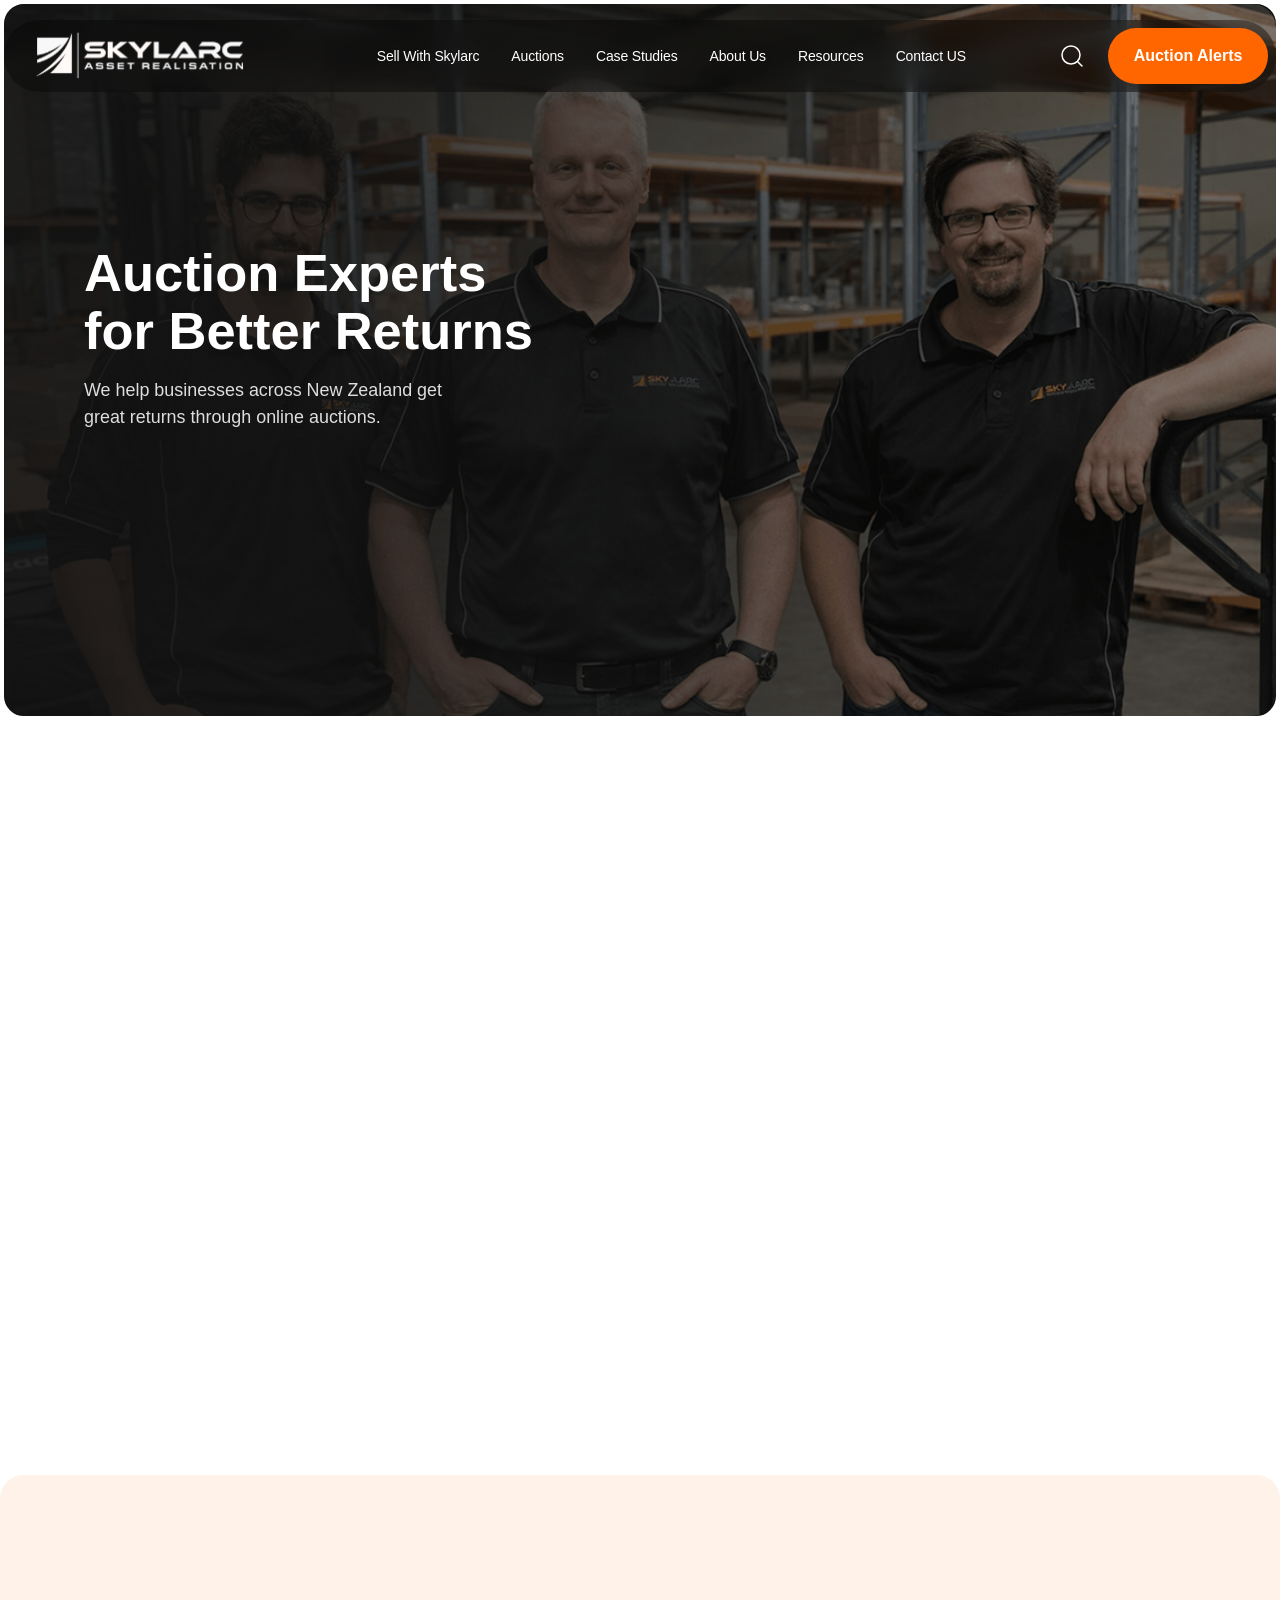
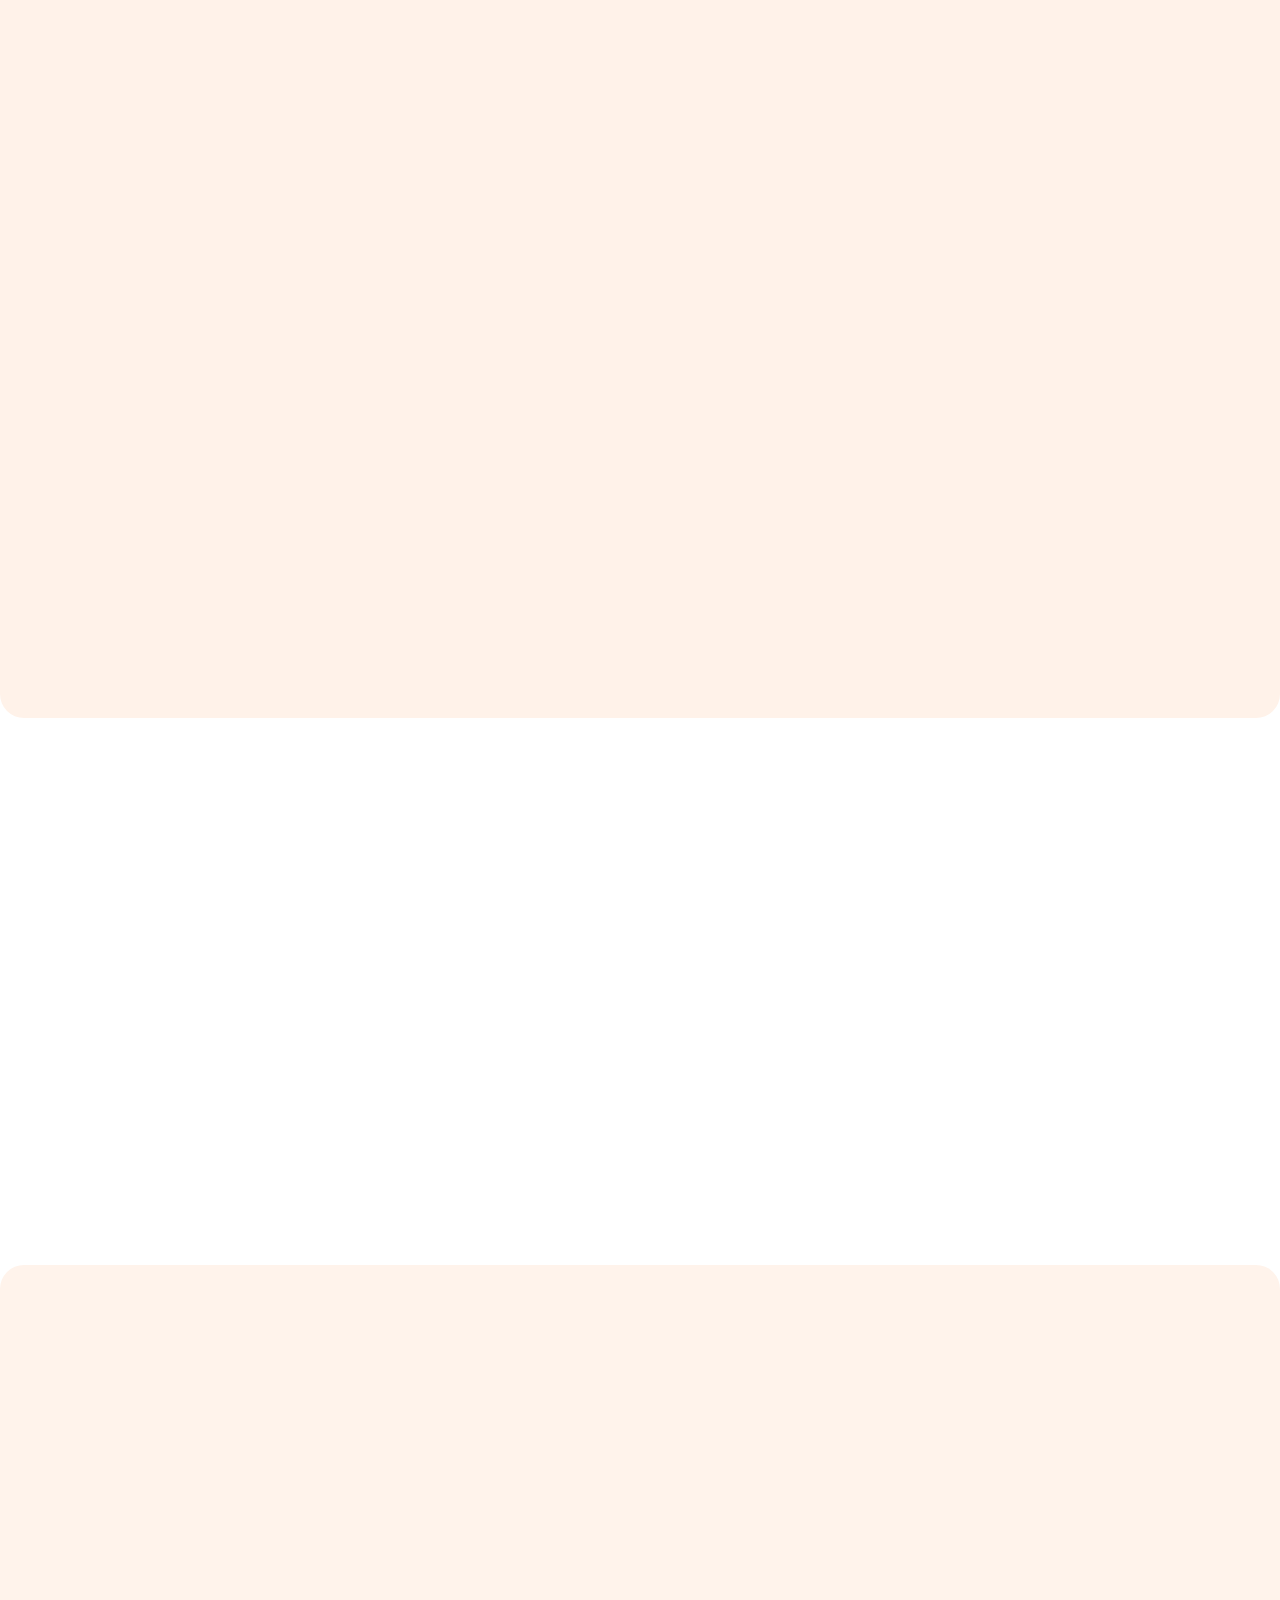
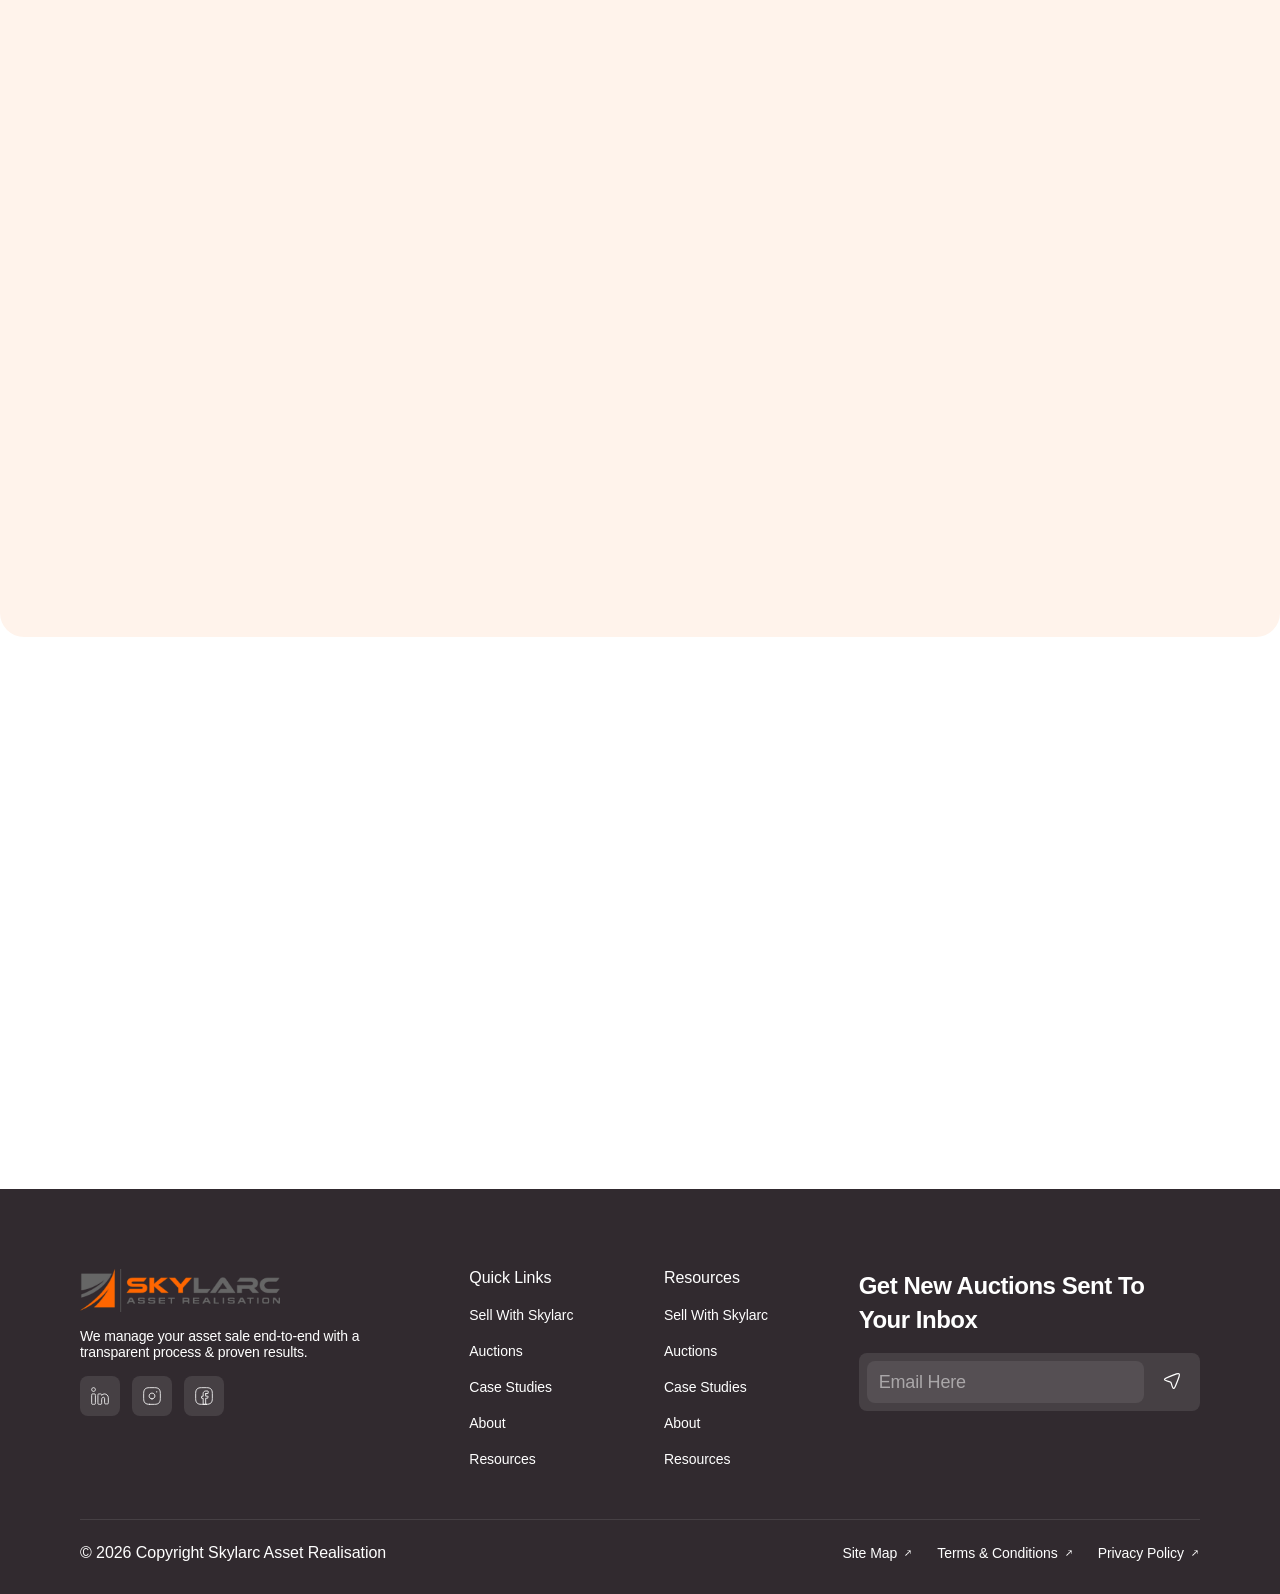
<file: about.html>
<!DOCTYPE html>
<html lang="en">
<head>
  <meta charset="UTF-8">
  <meta name="viewport" content="width=device-width, initial-scale=1.0">
  <title>About Us - SkyLarc</title>
  <link rel="stylesheet" href="styles.css">
</head>
<body class="about-page">
  <main class="about-main">
    <section class="about-hero">
      <header class="navbar">
        <div class="navbar__container">
          <div class="navbar__logo">
            <a href="/">
              <img src="assets/skylarc-logo.svg" alt="SkyLarc Auctions Logo" class="navbar__logo-img">
            </a>
          </div>
          <nav class="navbar__menu" id="navMenu">
            <ul class="navbar__list">
              <li><a href="sell.html" class="navbar__link">Sell With Skylarc</a></li>
              <li><a href="auctions.html" class="navbar__link">Auctions</a></li>
              <li><a href="case-studies.html" class="navbar__link">Case Studies</a></li>
              <li><a href="about.html" class="navbar__link">About Us</a></li>
              <li><a href="resources.html" class="navbar__link">Resources</a></li>
              <li><a href="contact.html" class="navbar__link">Contact US</a></li>
            </ul>
          </nav>
          <div class="navbar__actions">
            <button class="navbar__search" id="searchBtn" aria-label="Search">
              <img src="assets/Search_Icon.svg" alt="Search" class="navbar__search-icon">
            </button>
            <a href="index.html#auction-alerts" class="btn btn--navbar-primary">Auction Alerts</a>
          </div>
          <button class="navbar__hamburger" id="hamburger" aria-label="Toggle navigation menu" aria-expanded="false">
            <span class="navbar__hamburger-line"></span>
            <span class="navbar__hamburger-line"></span>
            <span class="navbar__hamburger-line"></span>
          </button>
        </div>
      </header>
      <div class="about-hero__overlay"></div>
      <div class="about-hero__content">
        <h1>
          <span class="about-hero__line about-hero__line--1">Auction Experts</span>
          <span class="about-hero__line about-hero__line--2">for Better Returns</span>
        </h1>
        <p>
          <span class="about-hero__line about-hero__line--3">We help businesses across New Zealand get</span>
          <span class="about-hero__line about-hero__line--4">great returns through online auctions.</span>
        </p>
      </div>
    </section>

    <section class="about-mission-feature">
      <span class="about-kicker">Our mission</span>
      <h2>To Sell Assets Nationwide For Maximum Value</h2>

      <div class="about-mission-feature__image">
        <img src="assets/drum.png" alt="Industrial processing drum" class="about-mission-feature__img">
      </div>

      <div class="about-mission-feature__text">
        <p>By leveraging Trade Me — New Zealand's largest online marketplace — and combining it with structured auction processes, our team delivers:</p>
        <ul>
          <li><img src="assets/document-text.svg" alt="" class="about-mission-feature__item-icon">High-Quality Listings</li>
          <li><img src="assets/global-search.svg" alt="" class="about-mission-feature__item-icon">Broad Buyer Reach</li>
          <li><img src="assets/Tick Icons.svg" alt="" class="about-mission-feature__item-icon">Consistently Strong Sale Results</li>
        </ul>
        <a href="sell.html" class="about-mission-feature__btn">Start a Sale</a>
      </div>
    </section>

    <!-- <section class="about-block">
      <h2 class="about-section-title">Our Values</h2>
      <div class="about-values-grid">
        <article class="about-card"><h3>Transparent Process</h3><p>Placeholder content for value point one.</p></article>
        <article class="about-card"><h3>High-Quality Listings</h3><p>Placeholder content for value point two.</p></article>
        <article class="about-card"><h3>Maximum Reach</h3><p>Placeholder content for value point three.</p></article>
      </div>
    </section> -->

    <section class="about-values-feature">
      <p class="about-values-feature__intro">
        We believe <span>vendors deserve clear processes, honest pricing, and disciplined execution.</span>
        Our structured approach ensures every asset is presented professionally and every sale is handled with care.
      </p>

      <div class="about-values-feature__grid">
        <article class="about-values-feature__card">
          <div class="about-values-feature__image-placeholder">
            <img src="assets/10-cont.jpg" alt="Transparent structured process" class="about-values-feature__image">
            <div class="about-values-feature__card-content">
              <span class="about-values-feature__icon" aria-hidden="true">
                <img src="assets/whole.svg" alt="">
              </span>
              <h3>Transparent, Structured Process</h3>
              <p>Clear, structured workflows ensure every auction runs smoothly from listing through to final settlement.</p>
            </div>
          </div>
        </article>

        <article class="about-values-feature__card">
          <div class="about-values-feature__image-placeholder">
            <img src="assets/egg.jpg" alt="High-quality asset presentation" class="about-values-feature__image">
            <div class="about-values-feature__card-content">
              <span class="about-values-feature__icon" aria-hidden="true">
                <img src="assets/str.svg" alt="">
              </span>
              <h3>High-Quality Asset Presentation</h3>
              <p>Detail-driven listings and professional presentation maximise buyer interest and competitive bidding activity.</p>
            </div>
          </div>
        </article>

        <article class="about-values-feature__card">
          <div class="about-values-feature__image-placeholder">
            <img src="assets/oil.jpg" alt="Maximum reach scalable systems" class="about-values-feature__image">
            <div class="about-values-feature__card-content">
              <span class="about-values-feature__icon" aria-hidden="true">
                <img src="assets/F1.svg" alt="">
              </span>
              <h3>Maximum Reach, Scalable Systems</h3>
              <p>Powerful platforms and disciplined systems expand buyer reach while supporting consistent sale performance.</p>
            </div>
          </div>
        </article>
      </div>
    </section>

    <section class="about-different-section">
      <div class="about-different__image-placeholder">
        <img src="assets/red-car.png" alt="Red truck asset" class="about-different__image">
      </div>

      <div class="about-different__content">
        <h2>Why Skylarc Is Different</h2>
        <p>Skylarc specialises in online auctions for machinery, vehicles, and industrial assets across New Zealand.</p>
        <ul>
          <li>Cleaner, more competitive bidding</li>
          <li>Stronger buyer confidence</li>
          <li>Better vendor outcomes</li>
        </ul>
        <p>Our focus is straightforward — maximise your financial return while keeping the process smooth and transparent.</p>
        <a href="sell.html" class="about-different__btn">Start a Sale</a>
      </div>
    </section>

    <section class="about-block about-block--team">
      <h2 class="about-section-title">Meet The Team</h2>
      <p class="about-team-subtitle">Our experienced team delivers transparent and trustworthy auctions, every time.</p>
      <div class="about-team-grid">
        <article class="about-team-card">
          <img src="assets/sam.png" alt="Sam Brown" class="about-team-card__image">
          <div class="about-team-card__meta">
            <div>
              <h3>Sam Brown</h3>
              <p>Founder &amp; Director</p>
            </div>
            <a href="#" aria-label="Sam Brown LinkedIn"><img src="assets/LinkedIn.png" alt="LinkedIn" class="about-team-card__linkedin"></a>
          </div>
        </article>

        <article class="about-team-card">
          <img src="assets/talbot.png" alt="Joseph Kalee" class="about-team-card__image">
          <div class="about-team-card__meta">
            <div>
              <h3>Joseph Kalee</h3>
              <p>Manager</p>
            </div>
            <a href="#" aria-label="Joseph Kalee LinkedIn"><img src="assets/LinkedIn.png" alt="LinkedIn" class="about-team-card__linkedin"></a>
          </div>
        </article>

        <article class="about-team-card">
          <img src="assets/kalee.png" alt="Ian Talbot" class="about-team-card__image">
          <div class="about-team-card__meta">
            <div>
              <h3>Ian Talbot</h3>
              <p>Logistics &amp; Technical Support</p>
            </div>
            <a href="#" aria-label="Ian Talbot LinkedIn"><img src="assets/LinkedIn.png" alt="LinkedIn" class="about-team-card__linkedin"></a>
          </div>
        </article>
      </div>
    </section>

    <section class="section-8-cta">
      <div class="section-8__sales-card">
        <img src="assets/stat-pad.svg" alt="Sales performance summary chart">
      </div>

      <div class="section-8__content">
        <h3>Ready To Maximise Your Asset Sale?</h3>
        <p>Talk to our experienced team about your assets and get a clear, no-obligation proposal.</p>
        <div class="section-8__actions">
          <a href="contact.html" class="btn btn--primary btn--md section-8__btn-primary">Discuss Your Assets</a>
          <a href="contact.html" class="btn btn--secondary btn--md section-8__btn-secondary">Contact Us</a>
        </div>
      </div>

      <div class="section-8__metrics-card">
        <img src="assets/perf.svg" alt="Auction performance summary metrics">
      </div>
    </section>
  </main>

  <footer class="footer">
    <div class="footer__container">
      <div class="footer__content">
        <div class="footer__brand">
          <img src="assets/Logo_footer.png" alt="SkyLarc Asset Realisation" class="footer__logo">
          <p class="footer__description">We manage your asset sale end-to-end with a transparent process & proven results.</p>
          <div class="footer__social">
            <a href="#" class="footer__social-link" aria-label="Facebook"><img src="assets/Social-Media-Icon.svg" alt="Facebook"></a>
            <a href="#" class="footer__social-link" aria-label="Instagram"><img src="assets/Social-Media-Icon-1.svg" alt="Instagram"></a>
            <a href="#" class="footer__social-link" aria-label="LinkedIn"><img src="assets/Social-Media-Icon-2.svg" alt="LinkedIn"></a>
          </div>
        </div>
        <div class="footer__links">
          <div class="footer__column">
            <h3 class="footer__column-title">Quick Links</h3>
            <ul class="footer__list">
              <li><a href="sell.html" class="footer__link">Sell With Skylarc</a></li>
              <li><a href="auctions.html" class="footer__link">Auctions</a></li>
              <li><a href="case-studies.html" class="footer__link">Case Studies</a></li>
              <li><a href="about.html" class="footer__link">About</a></li>
              <li><a href="resources.html" class="footer__link">Resources</a></li>
            </ul>
          </div>
          <div class="footer__column">
            <h3 class="footer__column-title">Resources</h3>
            <ul class="footer__list">
              <li><a href="sell.html" class="footer__link">Sell With Skylarc</a></li>
              <li><a href="auctions.html" class="footer__link">Auctions</a></li>
              <li><a href="case-studies.html" class="footer__link">Case Studies</a></li>
              <li><a href="about.html" class="footer__link">About</a></li>
              <li><a href="resources.html" class="footer__link">Resources</a></li>
            </ul>
          </div>
        </div>
        <div class="footer__newsletter">
          <h3 class="footer__newsletter-title">Get New Auctions Sent To Your Inbox</h3>
          <form class="footer__newsletter-form">
            <input type="email" placeholder="Email Here" class="footer__newsletter-input" required>
            <button type="submit" class="footer__newsletter-button" aria-label="Subscribe">
              <img src="assets/Submit.svg" alt="Submit">
            </button>
          </form>
        </div>
      </div>
      <div class="footer__bottom">
        <p class="footer__copyright">© 2026 Copyright Skylarc Asset Realisation</p>
        <div class="footer__bottom-links">
          <a href="contact.html" class="footer__bottom-link">Site Map</a>
          <a href="terms.html" class="footer__bottom-link">Terms & Conditions</a>
          <a href="privacy-policy.html" class="footer__bottom-link">Privacy Policy</a>
        </div>
      </div>
    </div>
  </footer>

  <script src="script.js"></script>
</body>
</html>
</file>
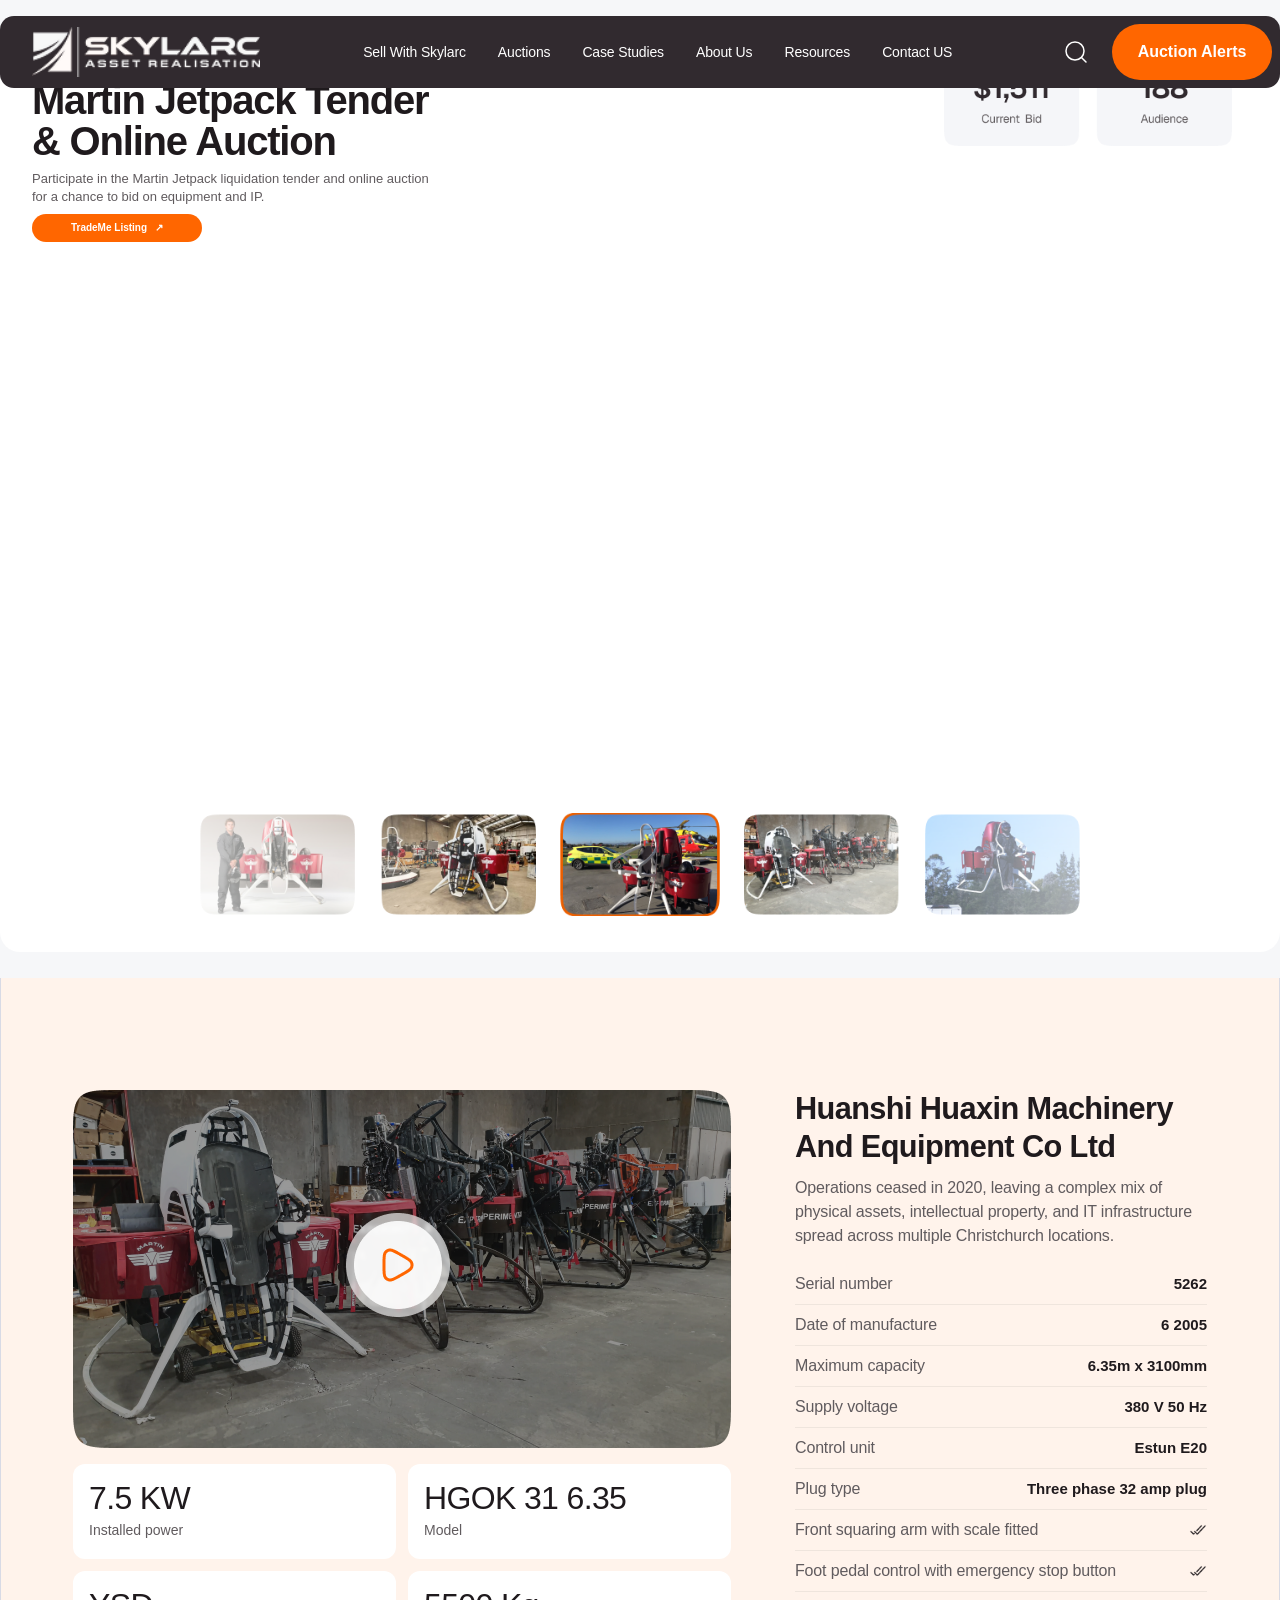
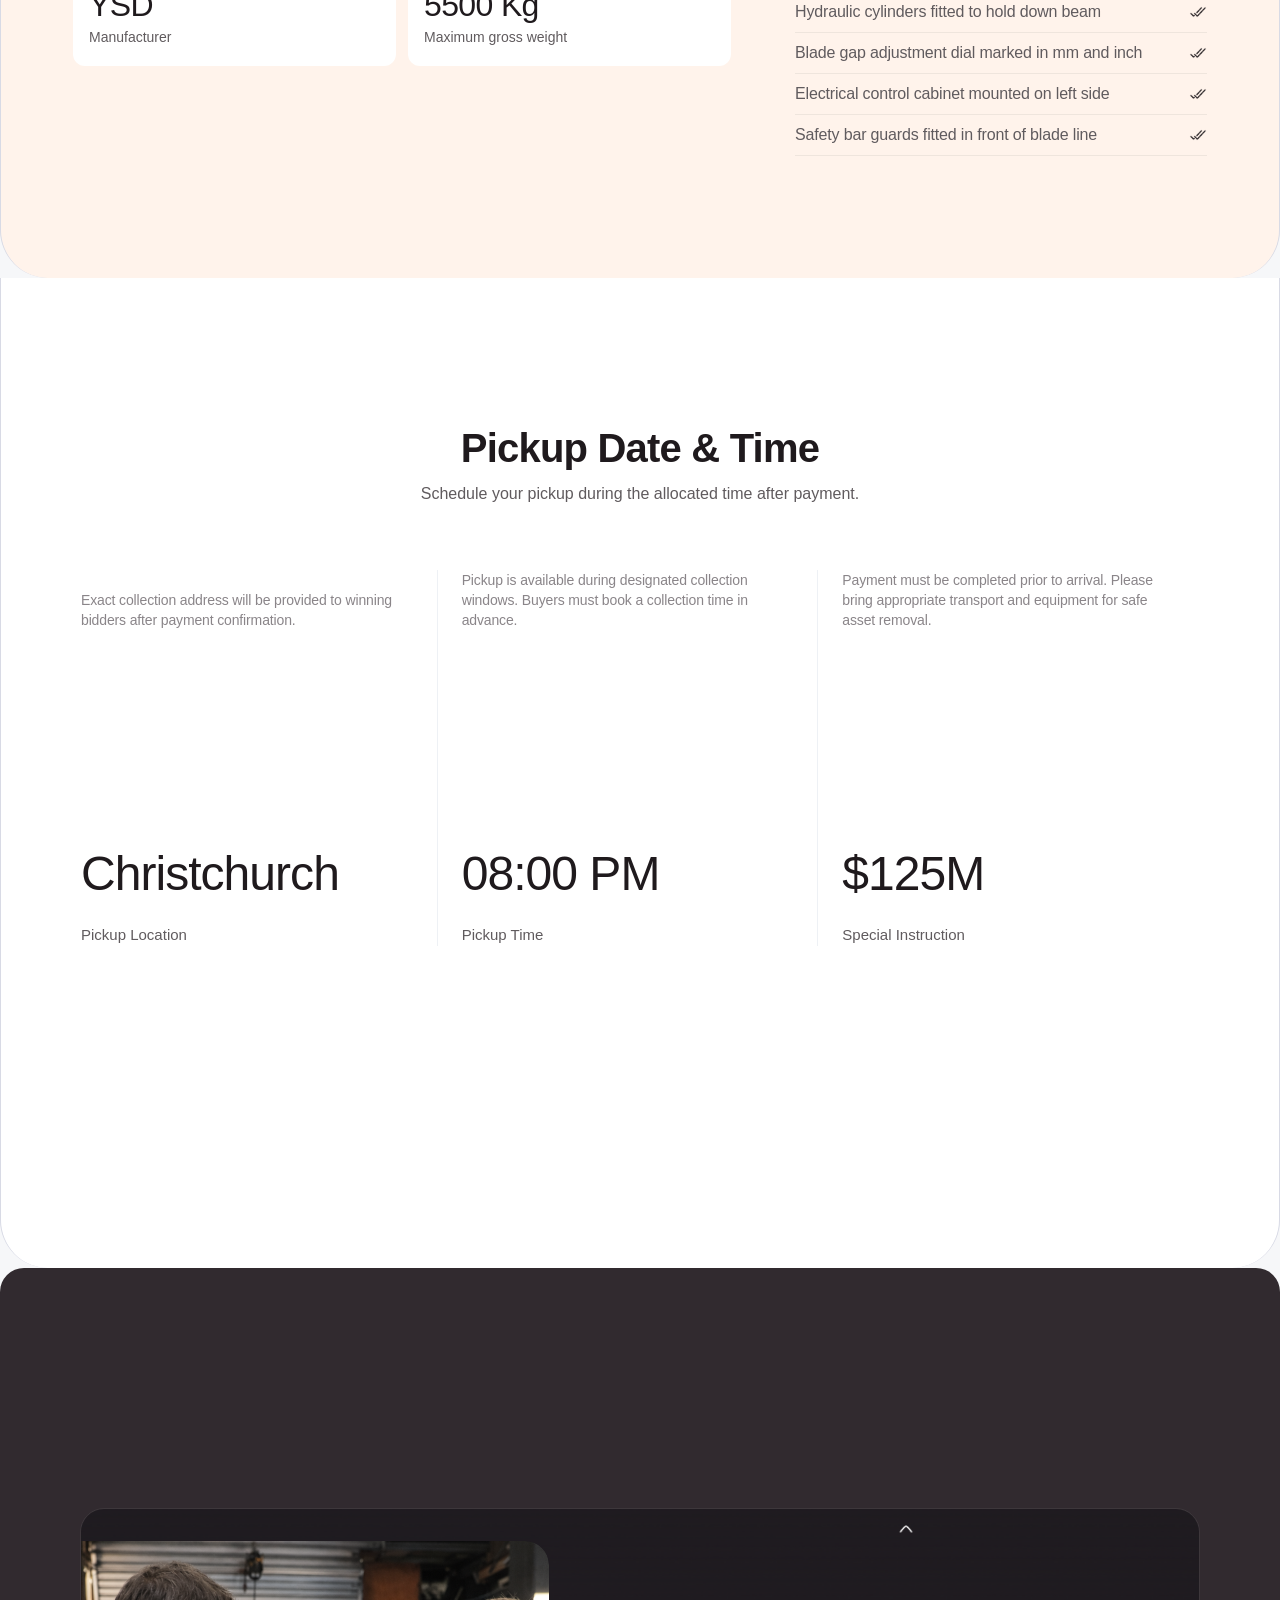
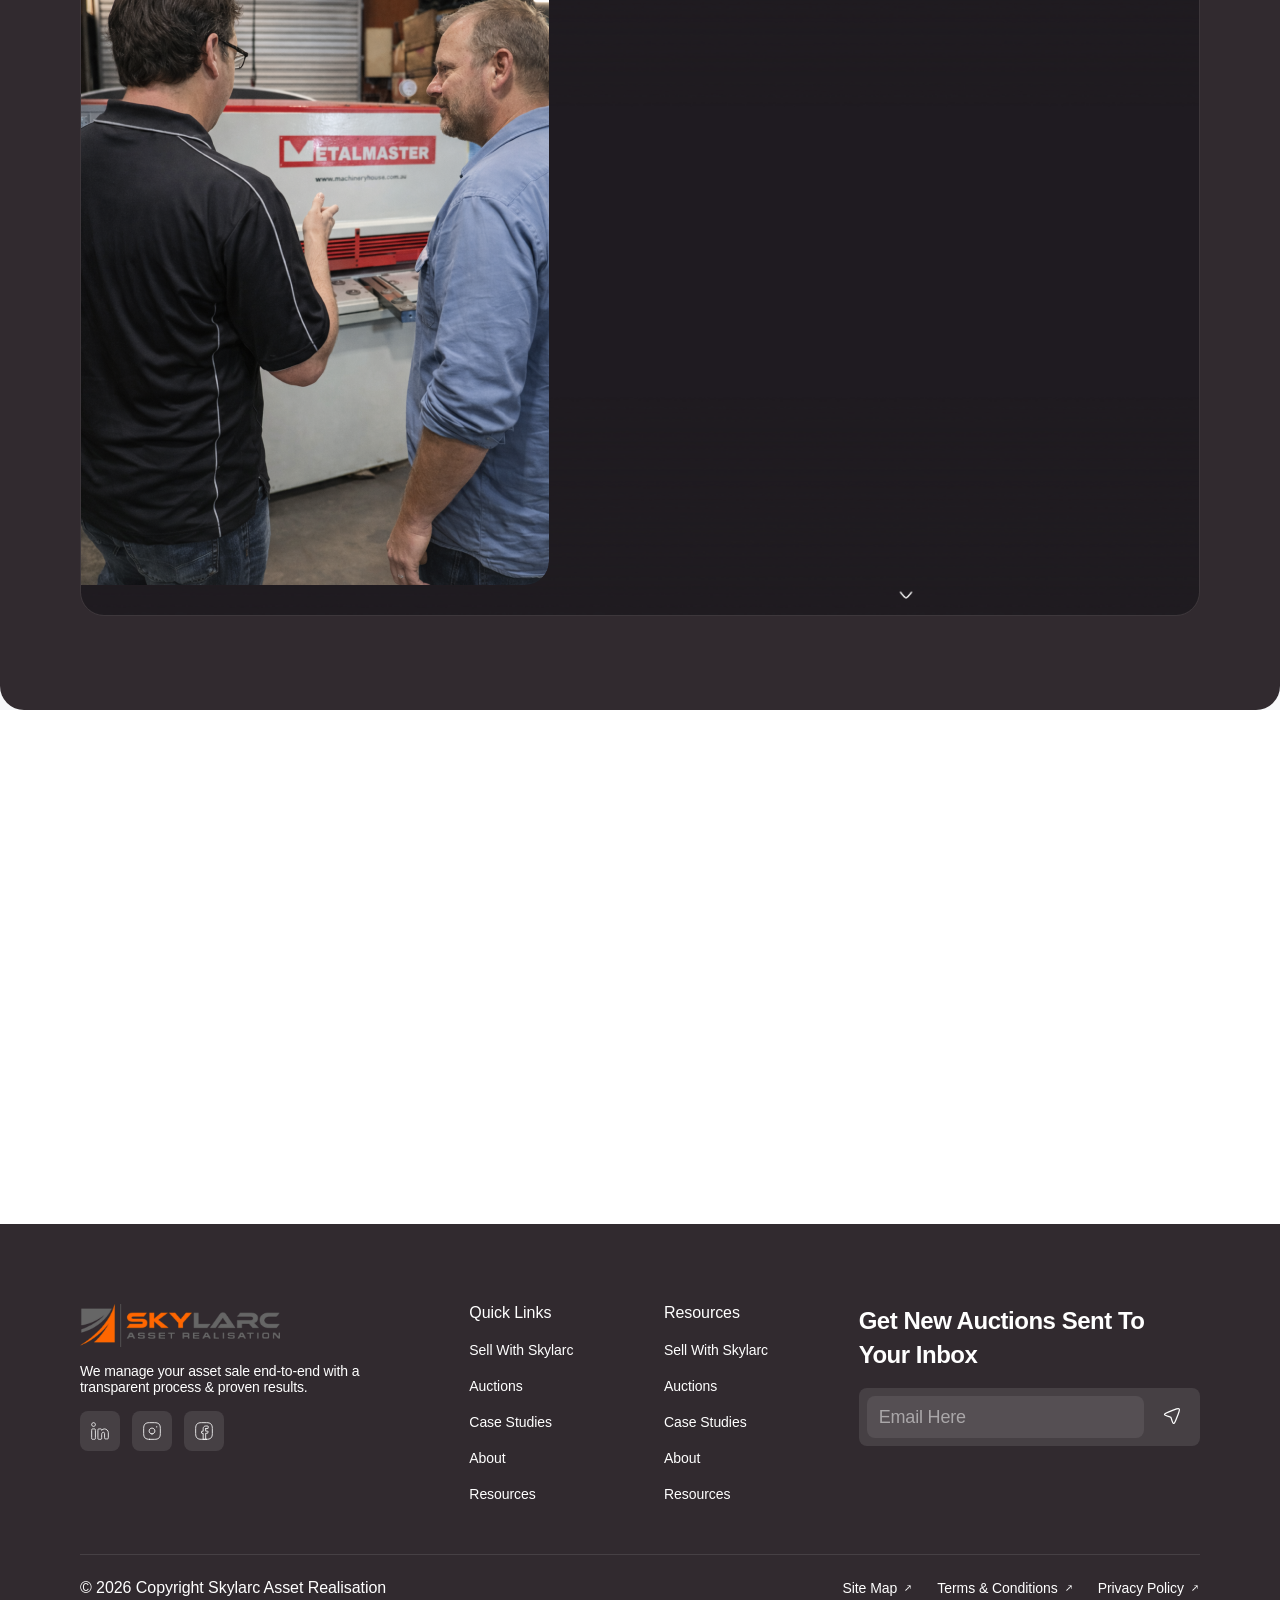
<file: auction-single.html>
<!DOCTYPE html>
<html lang="en">
<head>
  <meta charset="UTF-8">
  <meta name="viewport" content="width=device-width, initial-scale=1.0">
  <meta name="description" content="Single auction detail page for SkyLarc listings.">
  <title>Auction Single - SkyLarc</title>
  <script>
    document.documentElement.classList.add('auction-single-intro-preload');
  </script>
  <link rel="stylesheet" href="styles.css">
</head>
<body class="auction-single-page">
  <main class="auction-single-main">
    <section class="auction-single-hero">
      <header class="navbar">
        <div class="navbar__container">
          <div class="navbar__logo">
            <a href="/">
              <img src="assets/Logo_Image.png" alt="SkyLarc Auctions Logo" class="navbar__logo-img">
            </a>
          </div>
          <nav class="navbar__menu" id="navMenu">
            <ul class="navbar__list">
              <li><a href="sell.html" class="navbar__link">Sell With Skylarc</a></li>
              <li><a href="auctions.html" class="navbar__link">Auctions</a></li>
              <li><a href="case-studies.html" class="navbar__link">Case Studies</a></li>
              <li><a href="about.html" class="navbar__link">About Us</a></li>
              <li><a href="resources.html" class="navbar__link">Resources</a></li>
              <li><a href="contact.html" class="navbar__link">Contact US</a></li>
            </ul>
          </nav>
          <div class="navbar__actions">
            <button class="navbar__search" id="searchBtn" aria-label="Search">
              <img src="assets/Search_Icon.svg" alt="Search" class="navbar__search-icon">
            </button>
            <a href="index.html#auction-alerts" class="btn btn--navbar-primary">Auction Alerts</a>
          </div>
          <button class="navbar__hamburger" id="hamburger" aria-label="Toggle navigation menu" aria-expanded="false">
            <span class="navbar__hamburger-line"></span>
            <span class="navbar__hamburger-line"></span>
            <span class="navbar__hamburger-line"></span>
          </button>
        </div>
      </header>
    </section>

    <section class="auction-single-layout">
      <div class="auction-single-banner">
        <div class="auction-single-banner__content">
          <div class="auction-single-banner__copy">
            <div class="auction-single-breadcrumb">Aviation Liquidation</div>
            <h1>Martin Jetpack Tender<br> &amp; Online Auction</h1>
            <p>Participate in the Martin Jetpack liquidation tender and online auction<br> for a chance to bid on equipment and IP.</p>
            <a href="sell.html" class="auction-single-banner__cta">TradeMe Listing <span aria-hidden="true">↗</span></a>
          </div>
          <div class="auction-single-banner__bid">
            <img src="assets/bid.png" alt="Current bid and audience">
          </div>
        </div>
      </div>
      <div class="auction-single-top">
        <div class="auction-single-gallery">
          <div class="auction-single-main-image">
            <img src="assets/ambulance.png" alt="Martin Jetpack with support vehicles">
          </div>
          <div class="auction-single-thumb-row">
            <img src="assets/row.png" alt="Auction image gallery thumbnails">
          </div>
        </div>

        <!-- <aside class="auction-single-summary">
          <div class="auction-single-card">
            <p class="auction-single-label">Current Bid</p>
            <h2>$2,150,000</h2>
            <button type="button">Place Bid</button>
            <div class="auction-single-meta-grid">
              <div><strong>179</strong><span>Total Bids</span></div>
              <div><strong>324</strong><span>Lots Sold</span></div>
              <div><strong>18</strong><span>Days Left</span></div>
              <div><strong>NZ</strong><span>Location</span></div>
            </div>
          </div>

          <div class="auction-single-auction-end">
            <h3>Auction Ends</h3>
            <p>Wed 3rd Dec, 12:00pm</p>
            <span>Buyer's Premium: 10%</span>
          </div>
        </aside> -->
      </div>

    </section>

    <section class="auction-single-spec-section">
      <div class="auction-single-spec-left">
        <div class="auction-single-spec-media">
          <img src="assets/play.png" alt="Machine gallery overview with play icon">
        </div>
        <div class="auction-single-spec-metrics">
          <article><h4>7.5 KW</h4><p>Installed power</p></article>
          <article><h4>HGOK 31 6.35</h4><p>Model</p></article>
          <article><h4>YSD</h4><p>Manufacturer</p></article>
          <article><h4>5500 Kg</h4><p>Maximum gross weight</p></article>
        </div>
      </div>

      <div class="auction-single-spec-right">
        <h3>Huanshi Huaxin Machinery<br>And Equipment Co Ltd</h3>
        <p>Operations ceased in 2020, leaving a complex mix of physical assets, intellectual property, and IT infrastructure spread across multiple Christchurch locations.</p>
        <ul>
          <li><span>Serial number</span><strong>5262</strong></li>
          <li><span>Date of manufacture</span><strong>6 2005</strong></li>
          <li><span>Maximum capacity</span><strong>6.35m x 3100mm</strong></li>
          <li><span>Supply voltage</span><strong>380 V 50 Hz</strong></li>
          <li><span>Control unit</span><strong>Estun E20</strong></li>
          <li><span>Plug type</span><strong>Three phase 32 amp plug</strong></li>
          <li><span>Front squaring arm with scale fitted</span><strong><img src="assets/double-tick.png" alt=""></strong></li>
          <li><span>Foot pedal control with emergency stop button</span><strong><img src="assets/double-tick.png" alt=""></strong></li>
          <li><span>Hydraulic cylinders fitted to hold down beam</span><strong><img src="assets/double-tick.png" alt=""></strong></li>
          <li><span>Blade gap adjustment dial marked in mm and inch</span><strong><img src="assets/double-tick.png" alt=""></strong></li>
          <li><span>Electrical control cabinet mounted on left side</span><strong><img src="assets/double-tick.png" alt=""></strong></li>
          <li><span>Safety bar guards fitted in front of blade line</span><strong><img src="assets/double-tick.png" alt=""></strong></li>
        </ul>
      </div>
    </section>

    <section class="auction-single-pickup-section">
      <div class="auction-single-pickup-header">
        <h3>Pickup Date &amp; Time</h3>
        <p>Schedule your pickup during the allocated time after payment.</p>
      </div>

      <div class="auction-single-pickup-grid">
        <article class="auction-single-pickup-card">
          <p class="auction-single-pickup-note">Exact collection address will be provided to winning bidders after payment confirmation.</p>
          <strong>Christchurch</strong>
          <span>Pickup Location</span>
        </article>

        <article class="auction-single-pickup-card">
          <p class="auction-single-pickup-note">Pickup is available during designated collection windows. Buyers must book a collection time in advance.</p>
          <strong>08:00 PM</strong>
          <span>Pickup Time</span>
        </article>

        <article class="auction-single-pickup-card">
          <p class="auction-single-pickup-note">Payment must be completed prior to arrival. Please bring appropriate transport and equipment for safe asset removal.</p>
          <strong>$125M</strong>
          <span>Special Instruction</span>
        </article>
      </div>
    </section>

    <section class="section-5-placeholder">
      <div class="section-5__header">
        <h2 class="section-5__title">What Our Clients Say</h2>
        <p class="section-5__subtitle">Here's what some of the people who have worked with us have had to say about their experience.</p>
      </div>

      <div class="section-5__reviews-wrap">
        <button type="button" class="section-5__carousel-btn section-5__carousel-btn--prev" aria-label="Previous testimonial"><img src="assets/Scroll Up Icon.png" alt="" aria-hidden="true"></button>
        <div class="section-5__reviews">
          <div class="section-5__image-placeholder">
            <img src="assets/client-say.png" alt="Client testimonial photo" class="section-5__client-image">
          </div>
          <div class="section-5__review-list">
            <article class="section-5__review-card"><div class="section-5__stars" role="img" aria-label="5 out of 5 stars"><img src="assets/bright-stars.png" alt="" class="section-5__stars-img" decoding="async"></div><p>Thank you Skylarc, very quick and superior service. Highly recommended.</p></article>
            <article class="section-5__review-card section-5__review-card--active"><div class="section-5__stars" role="img" aria-label="5 out of 5 stars"><img src="assets/bright-stars.png" alt="" class="section-5__stars-img" decoding="async"></div><p>Sam and the team at Skylarc made an extremely complex process seem easy! The professionalism and integrity they displayed was second to none and we were absolutely astounded by the results they delivered. An absolute breeze to deal with and exceeded all expectations – I would strongly recommend their services.</p></article>
            <article class="section-5__review-card"><div class="section-5__stars" role="img" aria-label="5 out of 5 stars"><img src="assets/bright-stars.png" alt="" class="section-5__stars-img" decoding="async"></div><p>Thanks Sam, a quick and easy way to exit business, with surprising results.</p></article>
          </div>
        </div>
        <button type="button" class="section-5__carousel-btn section-5__carousel-btn--next" aria-label="Next testimonial"><img src="assets/Scroll Down Icon.png" alt="" aria-hidden="true"></button>
      </div>
    </section>

    <section class="section-8-cta">
      <div class="section-8__sales-card"><img src="assets/stat-pad.svg" alt="Sales performance summary chart"></div>
      <div class="section-8__content">
        <h3>Ready To Maximise Your Asset Sale?</h3>
        <p>Talk to our experienced team about your assets and get a clear, no-obligation proposal.</p>
        <div class="section-8__actions">
          <button class="btn btn--primary btn--md section-8__btn-primary">Discuss Your Assets</button>
          <a href="contact.html" class="btn btn--secondary btn--md section-8__btn-secondary">Contact Us</a>
        </div>
      </div>
      <div class="section-8__metrics-card"><img src="assets/perf.svg" alt="Auction performance summary metrics"></div>
    </section>
  </main>

  <footer class="footer">
    <div class="footer__container">
      <div class="footer__content">
        <div class="footer__brand">
          <img src="assets/Logo_footer.png" alt="SkyLarc Asset Realisation" class="footer__logo">
          <p class="footer__description">We manage your asset sale end-to-end with a transparent process & proven results.</p>
          <div class="footer__social">
            <a href="#" class="footer__social-link" aria-label="Facebook"><img src="assets/Social-Media-Icon.svg" alt="Facebook"></a>
            <a href="#" class="footer__social-link" aria-label="Instagram"><img src="assets/Social-Media-Icon-1.svg" alt="Instagram"></a>
            <a href="#" class="footer__social-link" aria-label="LinkedIn"><img src="assets/Social-Media-Icon-2.svg" alt="LinkedIn"></a>
          </div>
        </div>
        <div class="footer__links">
          <div class="footer__column">
            <h3 class="footer__column-title">Quick Links</h3>
            <ul class="footer__list">
              <li><a href="sell.html" class="footer__link">Sell With Skylarc</a></li>
              <li><a href="auctions.html" class="footer__link">Auctions</a></li>
              <li><a href="case-studies.html" class="footer__link">Case Studies</a></li>
              <li><a href="about.html" class="footer__link">About</a></li>
              <li><a href="resources.html" class="footer__link">Resources</a></li>
            </ul>
          </div>
          <div class="footer__column">
            <h3 class="footer__column-title">Resources</h3>
            <ul class="footer__list">
              <li><a href="sell.html" class="footer__link">Sell With Skylarc</a></li>
              <li><a href="auctions.html" class="footer__link">Auctions</a></li>
              <li><a href="case-studies.html" class="footer__link">Case Studies</a></li>
              <li><a href="about.html" class="footer__link">About</a></li>
              <li><a href="resources.html" class="footer__link">Resources</a></li>
            </ul>
          </div>
        </div>
        <div class="footer__newsletter">
          <h3 class="footer__newsletter-title">Get New Auctions Sent To Your Inbox</h3>
          <form class="footer__newsletter-form">
            <input type="email" placeholder="Email Here" class="footer__newsletter-input" required>
            <button type="submit" class="footer__newsletter-button" aria-label="Subscribe"><img src="assets/Submit.svg" alt="Submit"></button>
          </form>
        </div>
      </div>
      <div class="footer__bottom">
        <p class="footer__copyright">© 2026 Copyright Skylarc Asset Realisation</p>
        <div class="footer__bottom-links">
          <a href="contact.html" class="footer__bottom-link">Site Map</a>
          <a href="terms.html" class="footer__bottom-link">Terms & Conditions</a>
          <a href="privacy-policy.html" class="footer__bottom-link">Privacy Policy</a>
        </div>
      </div>
    </div>
  </footer>

  <script src="script.js"></script>
</body>
</html>
</file>
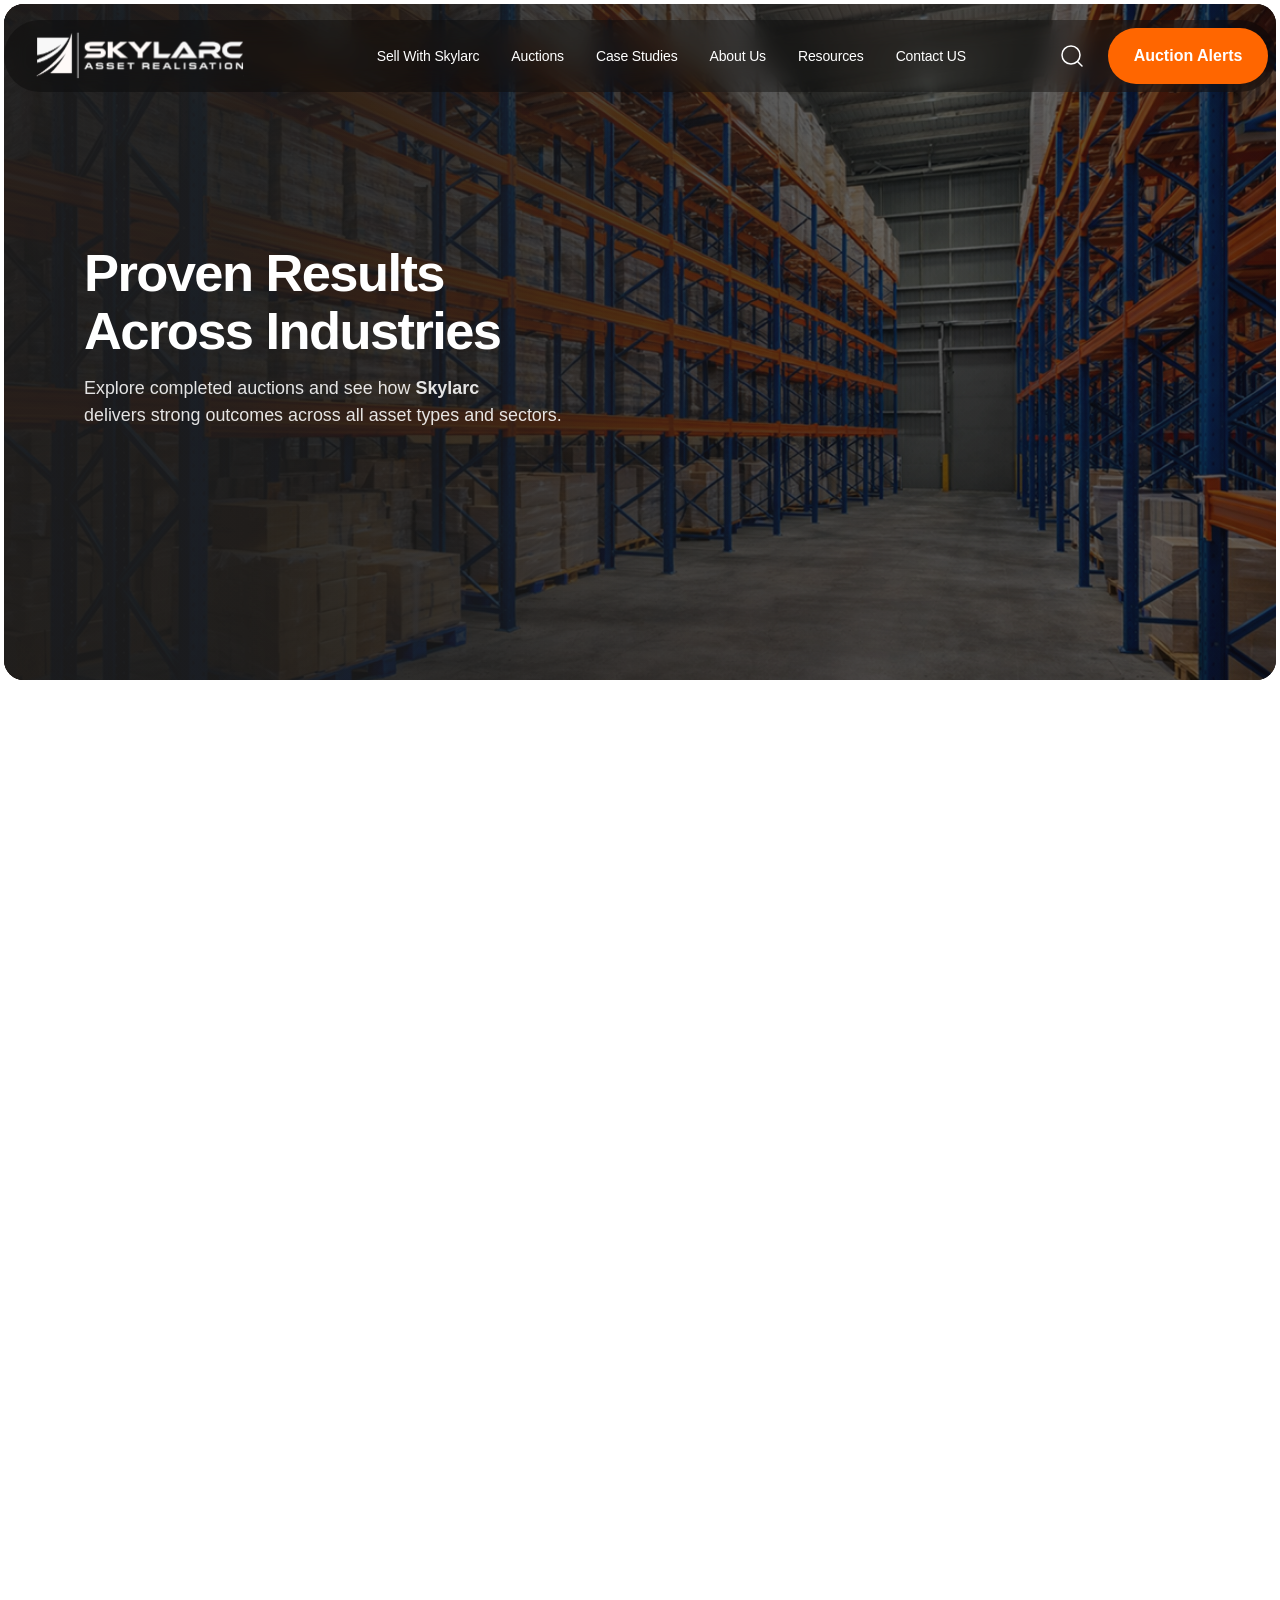
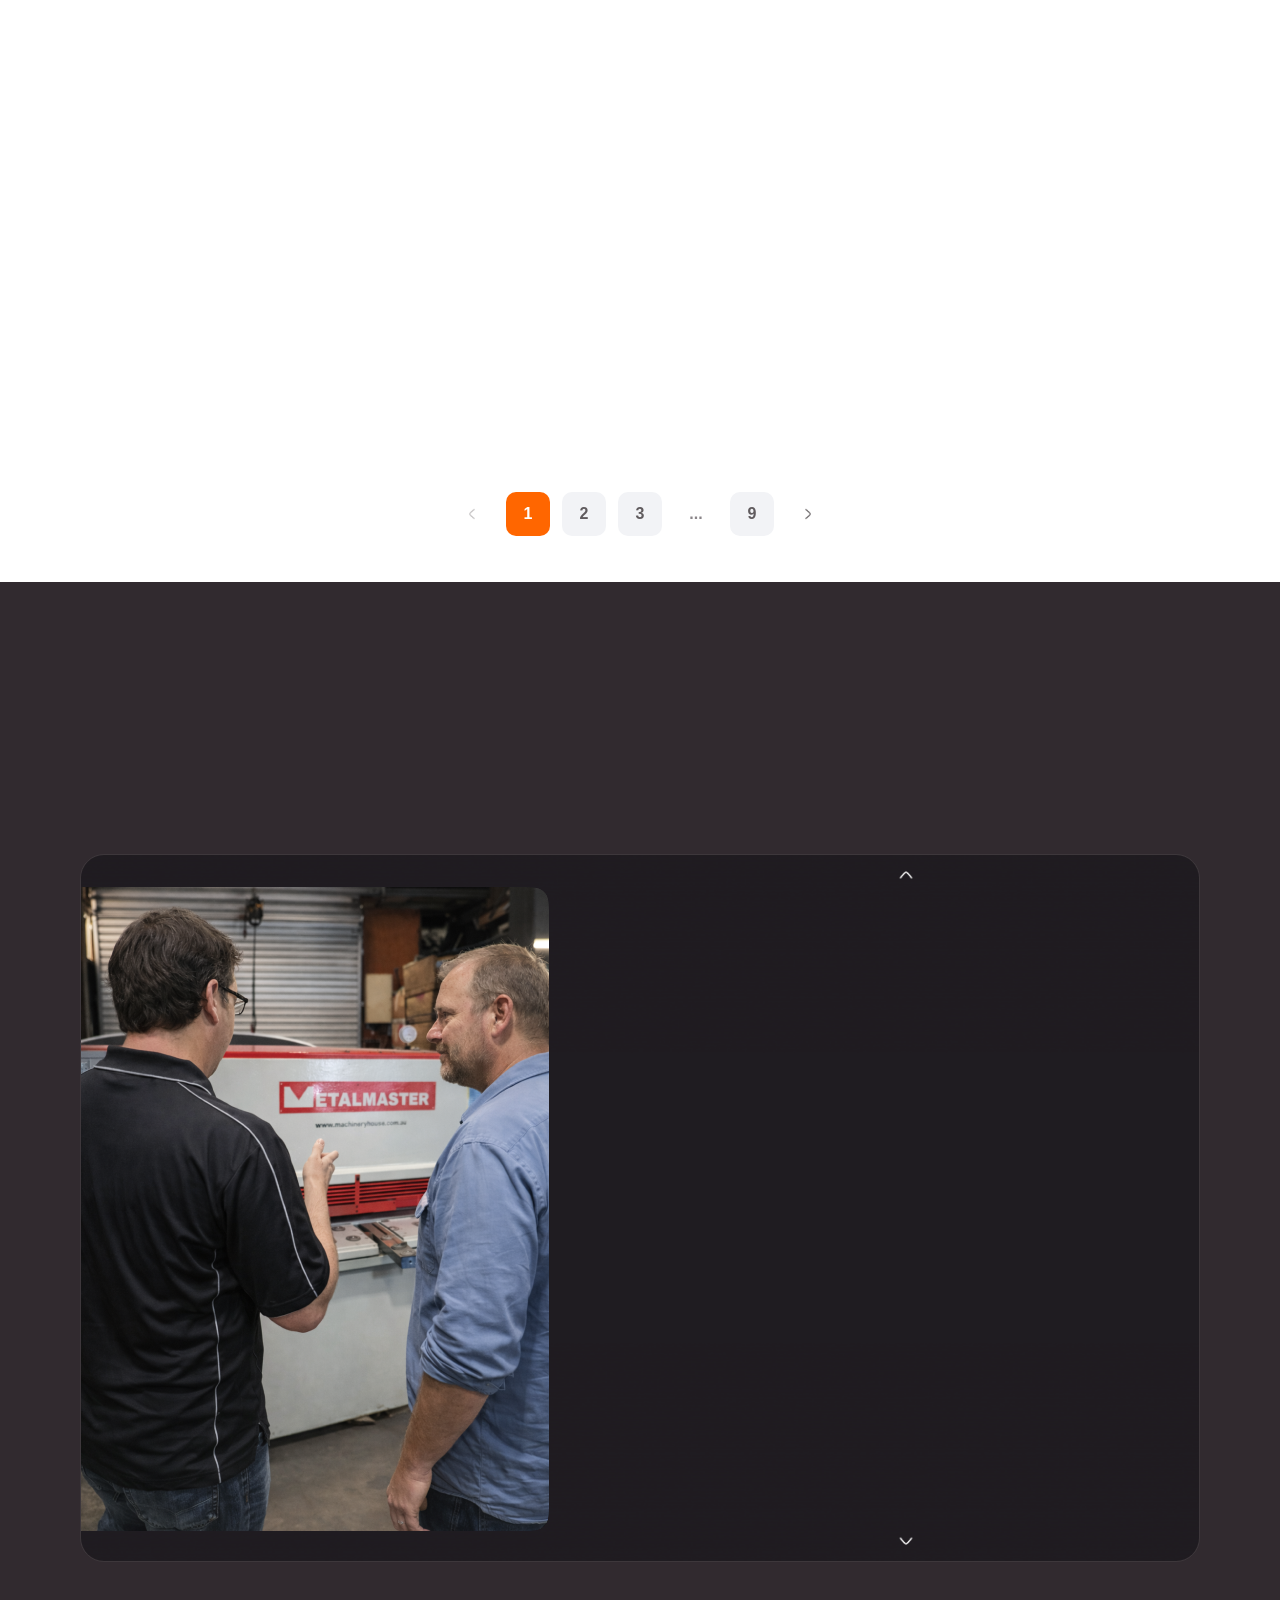
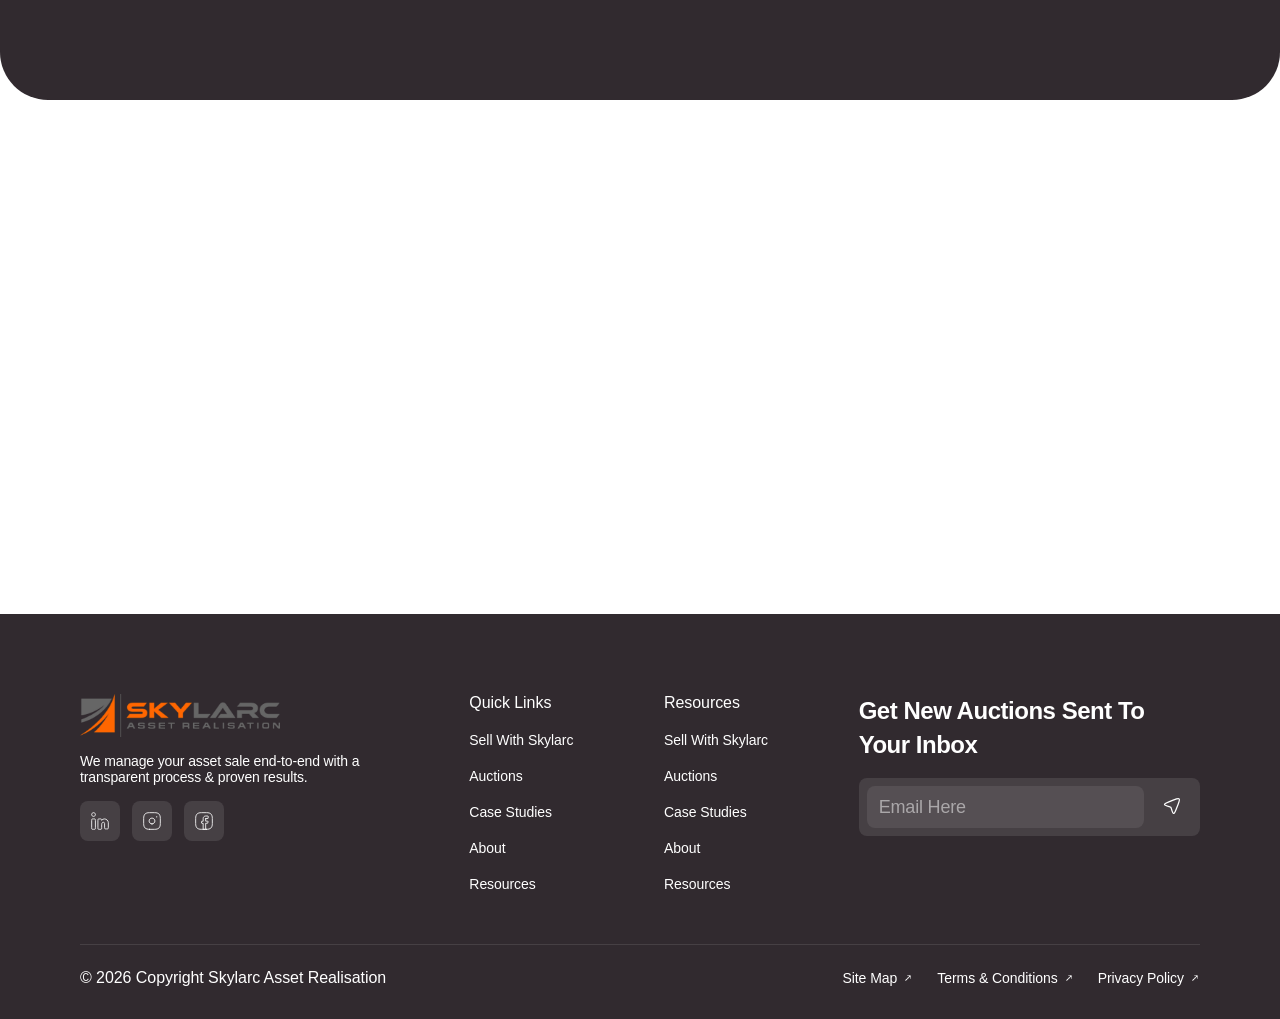
<file: case-studies.html>
<!DOCTYPE html>
<html lang="en">
<head>
  <meta charset="UTF-8">
  <meta name="viewport" content="width=device-width, initial-scale=1.0">
  <title>Case Studies - SkyLarc</title>
  <link rel="stylesheet" href="styles.css">
</head>
<body class="case-studies-page">
  <main class="case-studies-main">
    <section class="case-hero">
      <header class="navbar">
        <div class="navbar__container">
          <div class="navbar__logo">
            <a href="/">
              <img src="assets/skylarc-logo.svg" alt="SkyLarc Auctions Logo" class="navbar__logo-img">
            </a>
          </div>

          <nav class="navbar__menu" id="navMenu">
            <ul class="navbar__list">
              <li><a href="sell.html" class="navbar__link">Sell With Skylarc</a></li>
              <li><a href="auctions.html" class="navbar__link">Auctions</a></li>
              <li><a href="case-studies.html" class="navbar__link">Case Studies</a></li>
              <li><a href="about.html" class="navbar__link">About Us</a></li>
              <li><a href="resources.html" class="navbar__link">Resources</a></li>
              <li><a href="contact.html" class="navbar__link">Contact US</a></li>
            </ul>
          </nav>

          <div class="navbar__actions">
            <button class="navbar__search" id="searchBtn" aria-label="Search">
              <img src="assets/Search_Icon.svg" alt="Search" class="navbar__search-icon">
            </button>
            <a href="index.html#auction-alerts" class="btn btn--navbar-primary">Auction Alerts</a>
          </div>

          <button class="navbar__hamburger" id="hamburger" aria-label="Toggle navigation menu" aria-expanded="false">
            <span class="navbar__hamburger-line"></span>
            <span class="navbar__hamburger-line"></span>
            <span class="navbar__hamburger-line"></span>
          </button>
        </div>
      </header>

      <div class="case-hero__overlay"></div>
      <div class="case-hero__content">
        <h1>
          <span class="case-hero__line case-hero__line--1">Proven Results</span>
          <span class="case-hero__line case-hero__line--2">Across Industries</span>
        </h1>
        <p>
          <span class="case-hero__line case-hero__line--3">Explore completed auctions and see how <b>Skylarc</b></span>
          <span class="case-hero__line case-hero__line--4">delivers strong outcomes across all asset types and sectors.</span>
        </p>
      </div>
    </section>

    <section class="case-filter-section">
      <div class="case-filter__controls">
        <div class="case-filter__search-wrap">
          <input type="search" class="case-filter__search" placeholder="Search Case Studies...">
          <img src="assets/magnofier.png" alt="" class="case-filter__search-icon" aria-hidden="true">
        </div>

        <div class="case-filter__sort-wrap">
          <select class="case-filter__sort">
            <option selected>Most Recent</option>
            <option>Highest Auction Number</option>
            <option>Least Time left</option>
            <option>Lowest Auction Number</option>
            <option>Average Auction Number</option>
            <option>Highest Auction Number</option>
            <option>Newest (Published)</option>
          </select>
          <img src="assets/Arrow Down.png" alt="" class="case-filter__sort-icon" aria-hidden="true">
        </div>
      </div>

      <div class="section-6__cards">
        <article class="industry-card">
          <div class="industry-card__media">
            <img src="assets/jetpacks.png" alt="Aviation liquidation project">
            <div class="industry-card__stats">
              <div class="industry-card__stat"><strong>179</strong><span>Total Bids</span></div>
              <div class="industry-card__stat"><strong>324</strong><span>Lots Sold</span></div>
              <div class="industry-card__stat"><strong>$2.1M+</strong><span>Total Realised</span></div>
            </div>
            <span class="industry-card__tag">Aviation Liquidation</span>
          </div>
          <h3 class="industry-card__title">Martin Jetpack Tender</h3>
          <p class="industry-card__text">The Martin Jetpack is a proven flying machine that was nearing production when the company closed.</p>
          <a href="/case-study-single.html" class="industry-card__link">Learn More <img src="assets/Icon.svg" alt="" class="section-6__link-icon"></a>
        </article>

        <article class="industry-card">
          <div class="industry-card__media">
            <img src="assets/plant-machine.png" alt="Construction asset sale">
            <div class="industry-card__stats">
              <div class="industry-card__stat"><strong>179</strong><span>Total Bids</span></div>
              <div class="industry-card__stat"><strong>324</strong><span>Lots Sold</span></div>
              <div class="industry-card__stat"><strong>$2.1M+</strong><span>Total Realised</span></div>
            </div>
            <span class="industry-card__tag">Construction</span>
          </div>
          <h3 class="industry-card__title">Bradken Foundry Plant &amp; Machinery Sale</h3>
          <p class="industry-card__text">Complex industrial asset sale managed end-to-end with high-value equipment attracting competitive national buyers.</p>
          <a href="/case-study-single.html" class="industry-card__link">Learn More <img src="assets/Icon.svg" alt="" class="section-6__link-icon"></a>
        </article>

        <article class="industry-card">
          <div class="industry-card__media">
            <img src="assets/trucks.png" alt="Engineering surplus plant">
            <div class="industry-card__stats">
              <div class="industry-card__stat"><strong>179</strong><span>Total Bids</span></div>
              <div class="industry-card__stat"><strong>324</strong><span>Lots Sold</span></div>
              <div class="industry-card__stat"><strong>$2.1M+</strong><span>Total Realised</span></div>
            </div>
            <span class="industry-card__tag">Engineering</span>
          </div>
          <h3 class="industry-card__title">Bloore and Pillar Surplus Plant</h3>
          <p class="industry-card__text">Bloore and Pillar are a leading provider of foundry and engineering services based in Taranaki.</p>
          <a href="/case-study-single.html" class="industry-card__link">Learn More <img src="assets/Icon.svg" alt="" class="section-6__link-icon"></a>
        </article>

        <article class="industry-card">
          <div class="industry-card__media">
            <img src="assets/auction1.png" alt="Engineering auction project">
            <div class="industry-card__stats">
              <div class="industry-card__stat"><strong>250</strong><span>Total Bids</span></div>
              <div class="industry-card__stat"><strong>490</strong><span>Lots Sold</span></div>
              <div class="industry-card__stat"><strong>$3.5M+</strong><span>Total Realised</span></div>
            </div>
            <span class="industry-card__tag">Engineering</span>
          </div>
          <h3 class="industry-card__title">Tokis Engineering Surplus Plant</h3>
          <p class="industry-card__text">Heavy engineering surplus sold through a staged online campaign with excellent buyer engagement.</p>
          <a href="/case-study-single.html" class="industry-card__link">Learn More <img src="assets/Icon.svg" alt="" class="section-6__link-icon"></a>
        </article>

        <article class="industry-card">
          <div class="industry-card__media">
            <img src="assets/auction2.png" alt="Construction liquidation project">
            <div class="industry-card__stats">
              <div class="industry-card__stat"><strong>310</strong><span>Total Bids</span></div>
              <div class="industry-card__stat"><strong>540</strong><span>Lots Sold</span></div>
              <div class="industry-card__stat"><strong>$4.2M+</strong><span>Total Realised</span></div>
            </div>
            <span class="industry-card__tag">Construction</span>
          </div>
          <h3 class="industry-card__title">DC Group Machinery Liquidation</h3>
          <p class="industry-card__text">Construction equipment and tools sold through a national online auction campaign.</p>
          <a href="/case-study-single.html" class="industry-card__link">Learn More <img src="assets/Icon.svg" alt="" class="section-6__link-icon"></a>
        </article>

        <article class="industry-card">
          <div class="industry-card__media">
            <img src="assets/auction3.png" alt="Agriculture liquidation project">
            <div class="industry-card__stats">
              <div class="industry-card__stat"><strong>120</strong><span>Total Bids</span></div>
              <div class="industry-card__stat"><strong>215</strong><span>Lots Sold</span></div>
              <div class="industry-card__stat"><strong>$1.8M+</strong><span>Total Realised</span></div>
            </div>
            <span class="industry-card__tag">Agriculture</span>
          </div>
          <h3 class="industry-card__title">JJC Investments Ltd</h3>
          <p class="industry-card__text">Rural and transport assets moved quickly with strong bidder competition and transparent settlement.</p>
          <a href="/case-study-single.html" class="industry-card__link">Learn More <img src="assets/Icon.svg" alt="" class="section-6__link-icon"></a>
        </article>

        <article class="industry-card">
          <div class="industry-card__media">
            <img src="assets/jewelry.png" alt="Factory clearance project">
            <div class="industry-card__stats">
              <div class="industry-card__stat"><strong>179</strong><span>Total Bids</span></div>
              <div class="industry-card__stat"><strong>324</strong><span>Lots Sold</span></div>
              <div class="industry-card__stat"><strong>$2.1M+</strong><span>Total Realised</span></div>
            </div>
            <span class="industry-card__tag">Liquidation</span>
          </div>
          <h3 class="industry-card__title">Bloore and Pillar Surplus Plant</h3>
          <p class="industry-card__text">Factory assets sold across multiple lot groupings with strong results and efficient collection.</p>
          <a href="/case-study-single.html" class="industry-card__link">Learn More <img src="assets/Icon.svg" alt="" class="section-6__link-icon"></a>
        </article>

        <article class="industry-card">
          <div class="industry-card__media">
            <img src="assets/section1.png" alt="Warehouse clearance project">
            <div class="industry-card__stats">
              <div class="industry-card__stat"><strong>220</strong><span>Total Bids</span></div>
              <div class="industry-card__stat"><strong>310</strong><span>Lots Sold</span></div>
              <div class="industry-card__stat"><strong>$3.6M+</strong><span>Total Realised</span></div>
            </div>
            <span class="industry-card__tag">Machinery Liquidation</span>
          </div>
          <h3 class="industry-card__title">Hero Machinery Liquidation</h3>
          <p class="industry-card__text">Warehouse machinery and stock sold through high-traffic listings and managed bidder support.</p>
          <a href="/case-study-single.html" class="industry-card__link">Learn More <img src="assets/Icon.svg" alt="" class="section-6__link-icon"></a>
        </article>
      </div>

      <div class="auctions-pagination" role="navigation" aria-label="Case studies pages">
        <button type="button" class="auctions-pagination__nav auctions-pagination__nav--prev" aria-label="Previous page">
          <img src="assets/Arrow Down.png" alt="" class="auctions-pagination__nav-icon auctions-pagination__nav-icon--prev">
        </button>
        <button type="button" class="auctions-pagination__page auctions-pagination__page--active" data-page="1" aria-current="page">1</button>
        <button type="button" class="auctions-pagination__page" data-page="2">2</button>
        <button type="button" class="auctions-pagination__page" data-page="3">3</button>
        <span class="auctions-pagination__ellipsis" aria-hidden="true">...</span>
        <button type="button" class="auctions-pagination__page" data-page="9">9</button>
        <button type="button" class="auctions-pagination__nav auctions-pagination__nav--next" aria-label="Next page">
          <img src="assets/Arrow Down.png" alt="" class="auctions-pagination__nav-icon auctions-pagination__nav-icon--next">
        </button>
      </div>
    </section>

    <section class="section-5-placeholder">
      <div class="section-5__header">
        <h2 class="section-5__title">What Our Clients Say</h2>
        <p class="section-5__subtitle">Here's what some of the people who have worked with us have had to say about their experience.</p>
      </div>

      <div class="section-5__reviews-wrap">
        <button type="button" class="section-5__carousel-btn section-5__carousel-btn--prev" aria-label="Previous testimonial">
          <img src="assets/Scroll Up Icon.png" alt="" aria-hidden="true">
        </button>
        <div class="section-5__reviews">
          <div class="section-5__image-placeholder">
            <img src="assets/client-say.png" alt="Client testimonial photo" class="section-5__client-image">
          </div>
          <div class="section-5__review-list">
            <article class="section-5__review-card">
              <div class="section-5__stars" role="img" aria-label="5 out of 5 stars">
                <img src="assets/bright-stars.png" alt="" class="section-5__stars-img" decoding="async">
              </div>
              <p>Thank you Skylarc, very quick and superior service. Highly recommended.</p>
            </article>
            <article class="section-5__review-card section-5__review-card--active">
              <div class="section-5__stars" role="img" aria-label="5 out of 5 stars">
                <img src="assets/bright-stars.png" alt="" class="section-5__stars-img" decoding="async">
              </div>
              <p>Sam and the team at Skylarc made an extremely complex process seem easy! The professionalism and integrity they displayed was second to none and we were absolutely astounded by the results they delivered. An absolute breeze to deal with and exceeded all expectations – I would strongly recommend their services.</p>
            </article>
            <article class="section-5__review-card">
              <div class="section-5__stars" role="img" aria-label="5 out of 5 stars">
                <img src="assets/bright-stars.png" alt="" class="section-5__stars-img" decoding="async">
              </div>
              <p>Thanks Sam, a quick and easy way to exit business, with surprising results.</p>
            </article>
          </div>
        </div>
        <button type="button" class="section-5__carousel-btn section-5__carousel-btn--next" aria-label="Next testimonial">
          <img src="assets/Scroll Down Icon.png" alt="" aria-hidden="true">
        </button>
      </div>
    </section>

    <section class="section-8-cta">
      <div class="section-8__sales-card">
        <img src="assets/stat-pad.svg" alt="Sales performance summary chart">
      </div>

      <div class="section-8__content">
        <h3>Ready To Maximise Your Asset Sale?</h3>
        <p>Talk to our experienced team about your assets and get a clear, no-obligation proposal.</p>
        <div class="section-8__actions">
          <a href="contact.html" class="btn btn--primary btn--md section-8__btn-primary">Discuss Your Assets</a>
          <a href="contact.html" class="btn btn--secondary btn--md section-8__btn-secondary">Contact Us</a>
        </div>
      </div>

      <div class="section-8__metrics-card">
        <img src="assets/perf.svg" alt="Auction performance summary metrics">
      </div>
    </section>
  </main>

  <footer class="footer">
    <div class="footer__container">
      <div class="footer__content">
        <div class="footer__brand">
          <img src="assets/Logo_footer.png" alt="SkyLarc Asset Realisation" class="footer__logo">
          <p class="footer__description">We manage your asset sale end-to-end with a transparent process & proven results.</p>
          <div class="footer__social">
            <a href="#" class="footer__social-link" aria-label="Facebook"><img src="assets/Social-Media-Icon.svg" alt="Facebook"></a>
            <a href="#" class="footer__social-link" aria-label="Instagram"><img src="assets/Social-Media-Icon-1.svg" alt="Instagram"></a>
            <a href="#" class="footer__social-link" aria-label="LinkedIn"><img src="assets/Social-Media-Icon-2.svg" alt="LinkedIn"></a>
          </div>
        </div>

        <div class="footer__links">
          <div class="footer__column">
            <h3 class="footer__column-title">Quick Links</h3>
            <ul class="footer__list">
              <li><a href="sell.html" class="footer__link">Sell With Skylarc</a></li>
              <li><a href="auctions.html" class="footer__link">Auctions</a></li>
              <li><a href="case-studies.html" class="footer__link">Case Studies</a></li>
              <li><a href="about.html" class="footer__link">About</a></li>
              <li><a href="resources.html" class="footer__link">Resources</a></li>
            </ul>
          </div>

          <div class="footer__column">
            <h3 class="footer__column-title">Resources</h3>
            <ul class="footer__list">
              <li><a href="sell.html" class="footer__link">Sell With Skylarc</a></li>
              <li><a href="auctions.html" class="footer__link">Auctions</a></li>
              <li><a href="case-studies.html" class="footer__link">Case Studies</a></li>
              <li><a href="about.html" class="footer__link">About</a></li>
              <li><a href="resources.html" class="footer__link">Resources</a></li>
            </ul>
          </div>
        </div>

        <div class="footer__newsletter">
          <h3 class="footer__newsletter-title">Get New Auctions Sent To Your Inbox</h3>
          <form class="footer__newsletter-form">
            <input type="email" placeholder="Email Here" class="footer__newsletter-input" required>
            <button type="submit" class="footer__newsletter-button" aria-label="Subscribe">
              <img src="assets/Submit.svg" alt="Submit">
            </button>
          </form>
        </div>
      </div>

      <div class="footer__bottom">
        <p class="footer__copyright">© 2026 Copyright Skylarc Asset Realisation</p>
        <div class="footer__bottom-links">
          <a href="contact.html" class="footer__bottom-link">Site Map</a>
          <a href="terms.html" class="footer__bottom-link">Terms & Conditions</a>
          <a href="privacy-policy.html" class="footer__bottom-link">Privacy Policy</a>
        </div>
      </div>
    </div>
  </footer>

  <script src="script.js"></script>
</body>
</html>
</file>
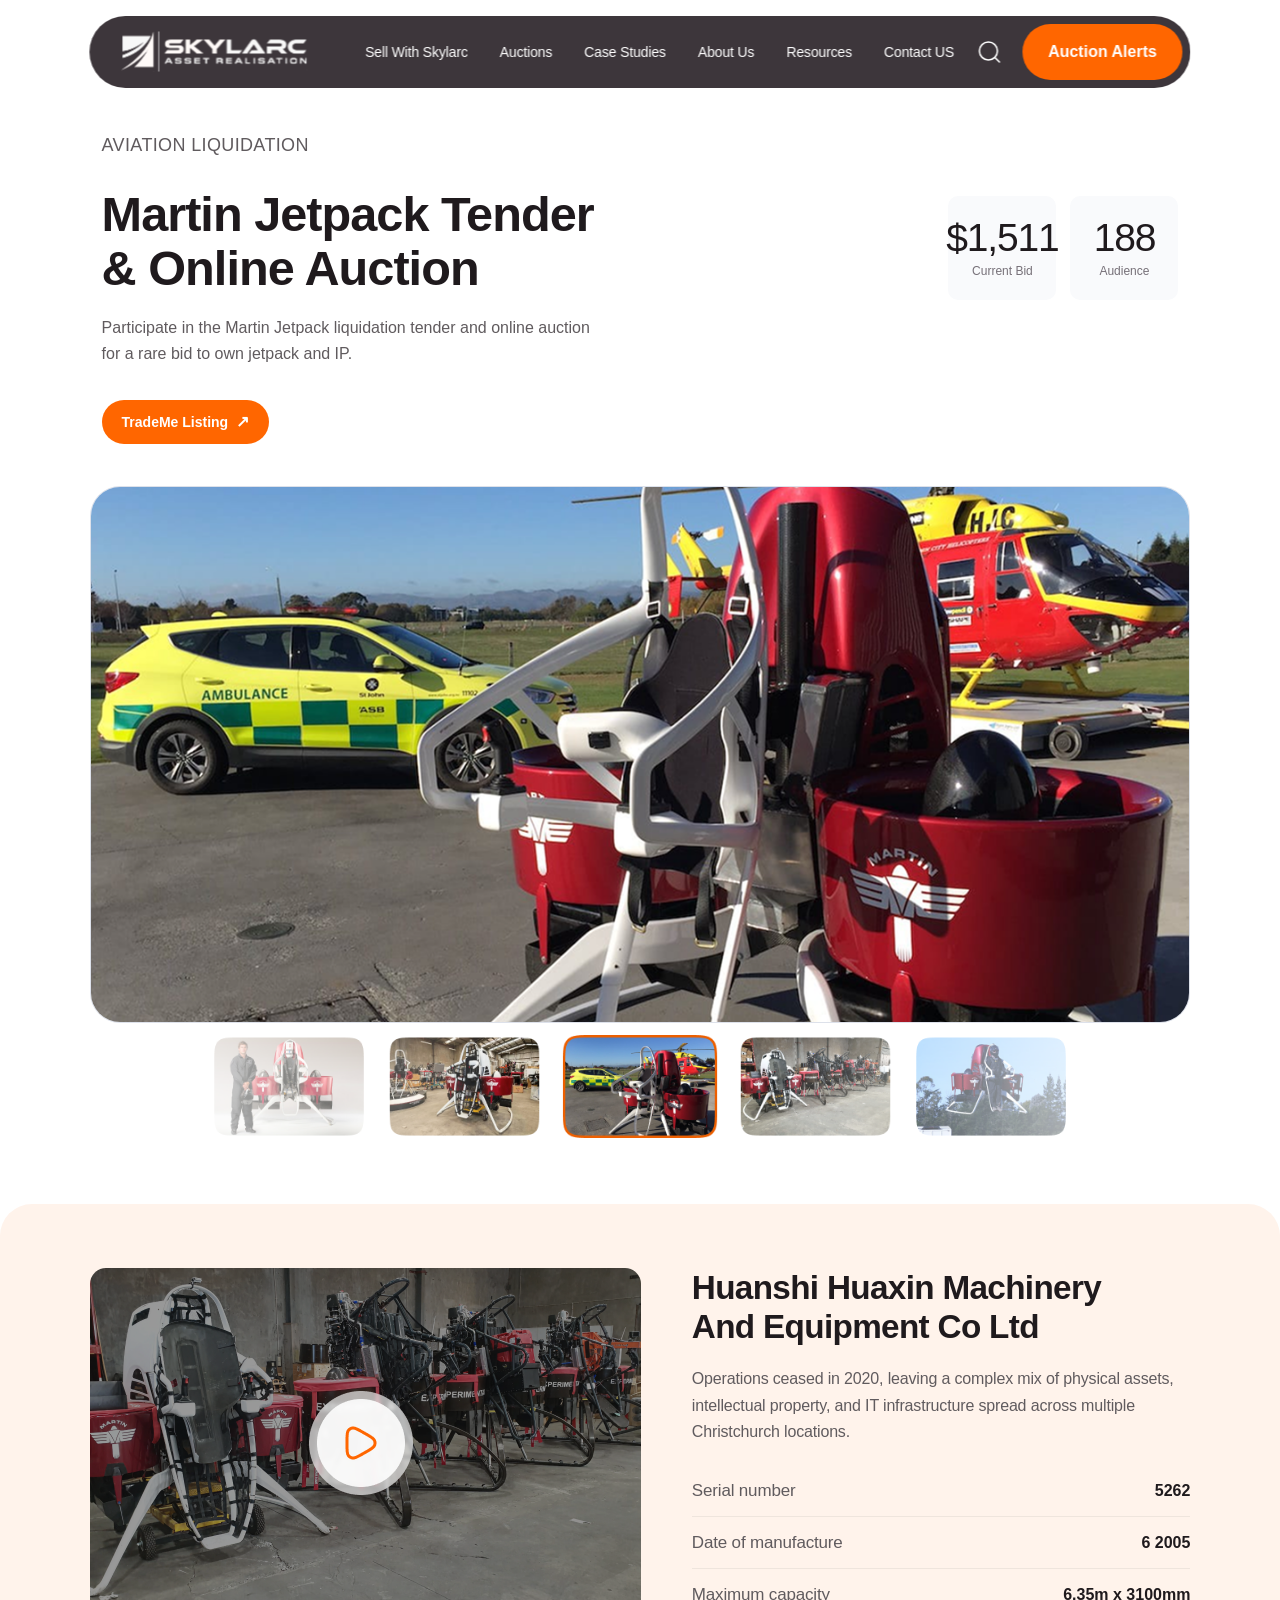
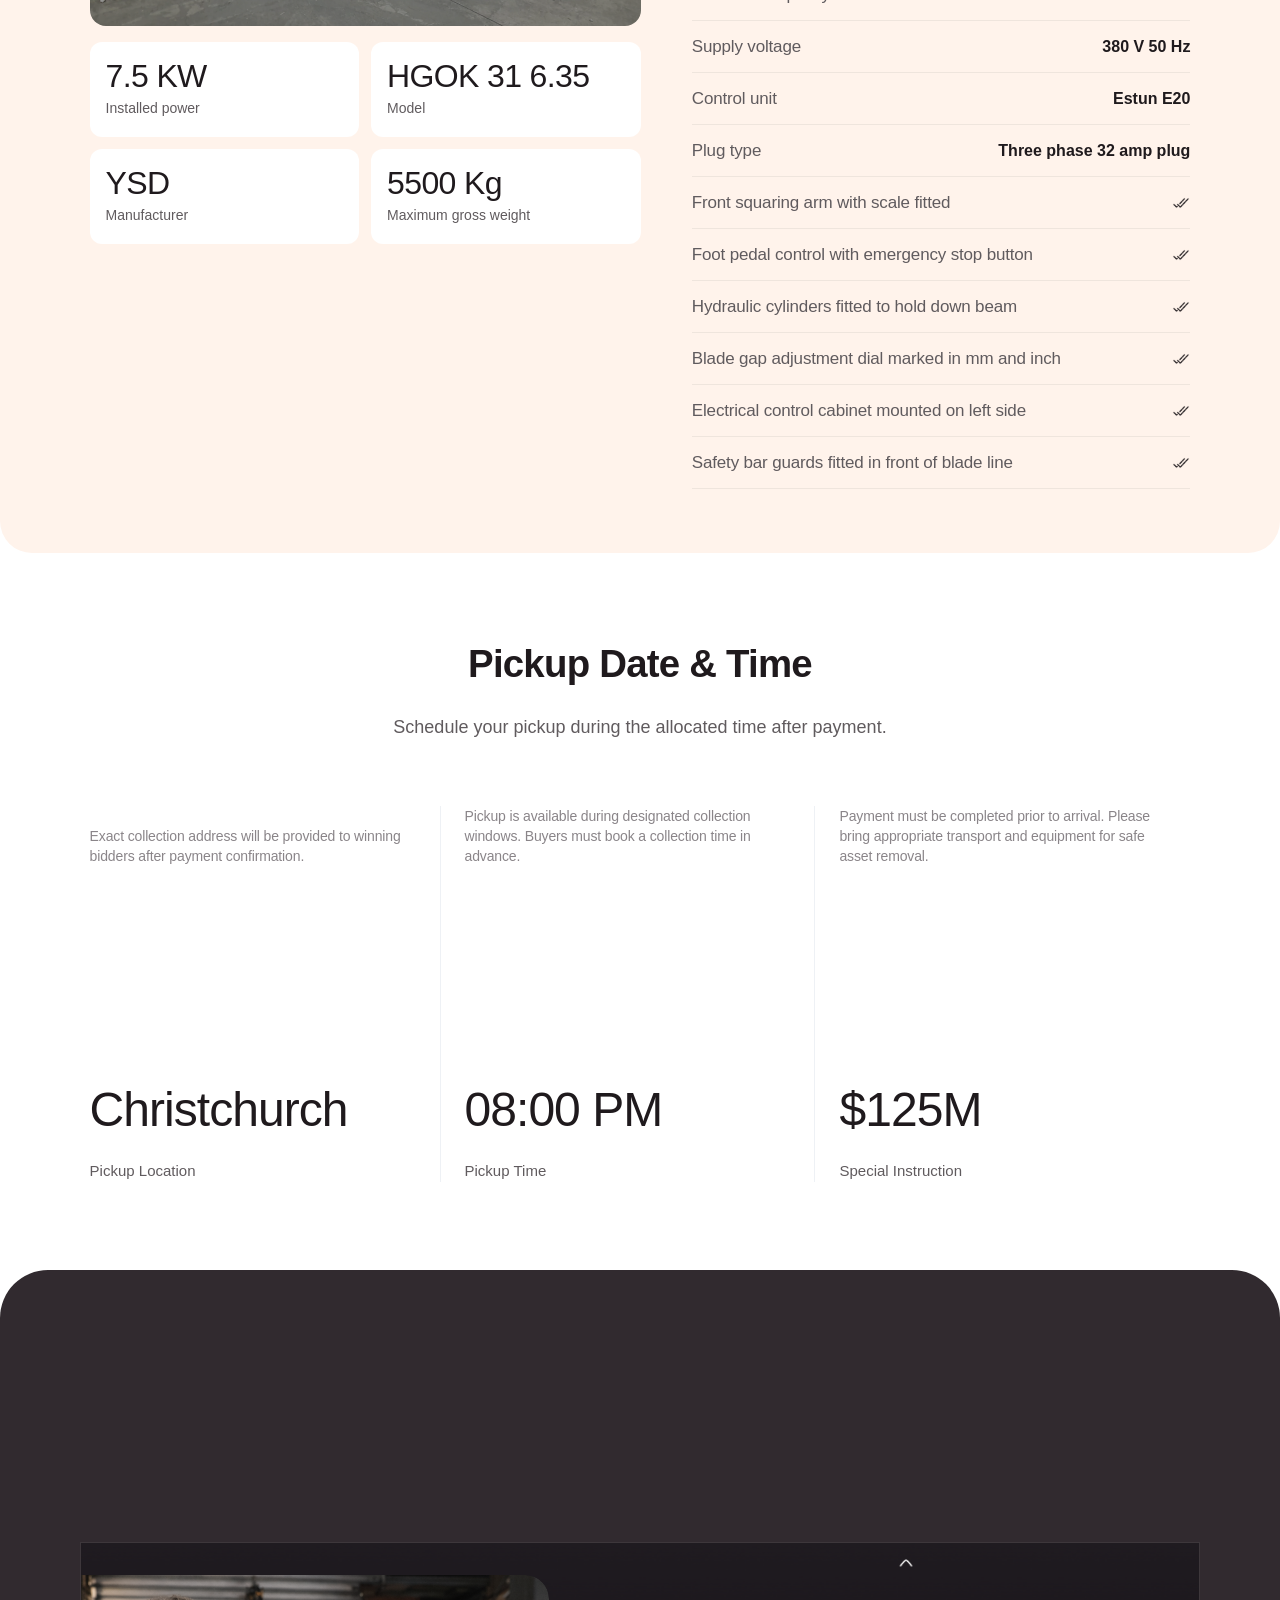
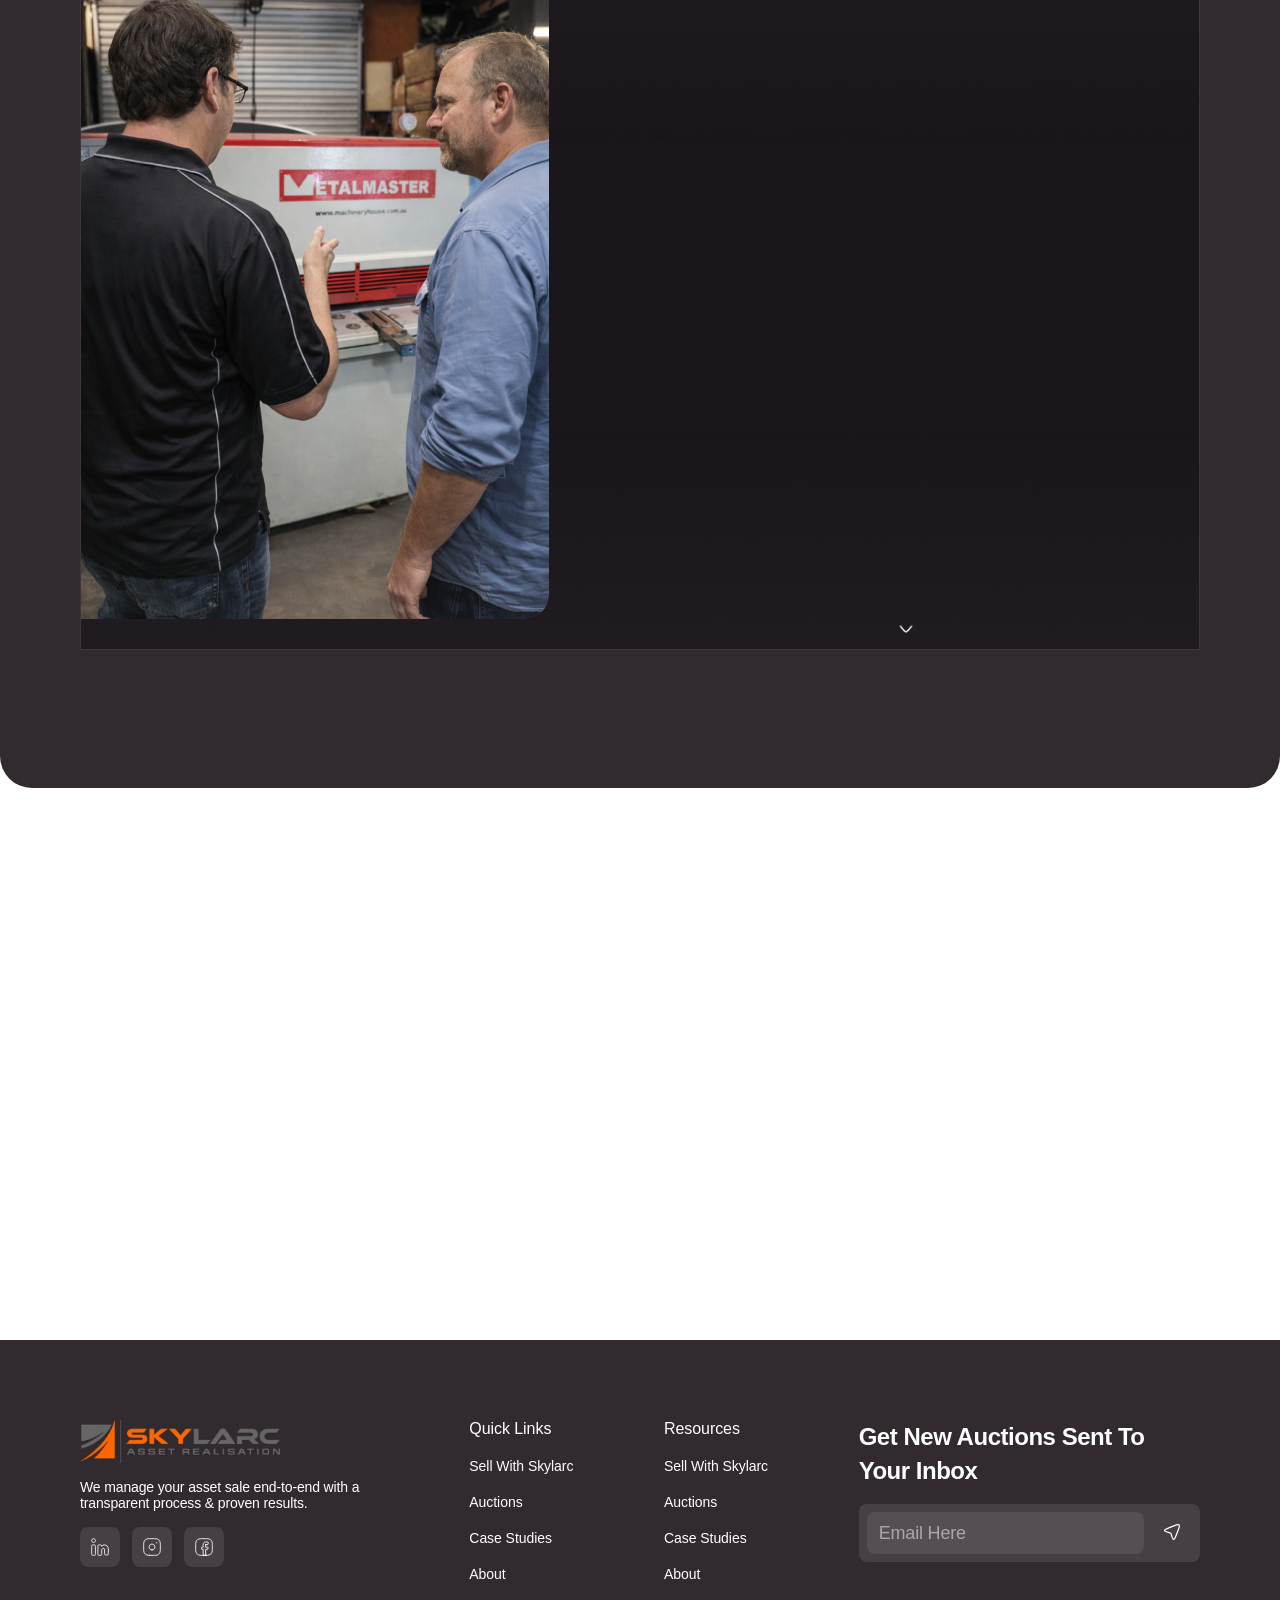
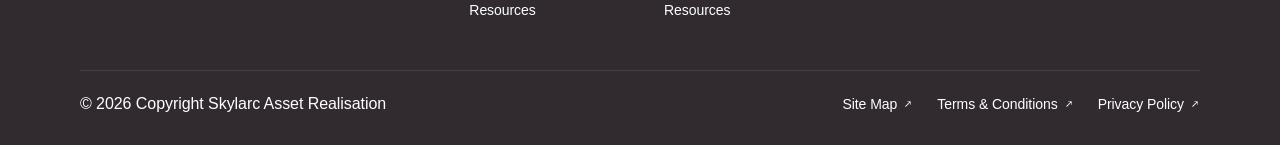
<file: case-study-internal.html>
<!doctype html>
<html lang="en">
  <head>
    <meta charset="UTF-8" />
    <meta name="viewport" content="width=device-width, initial-scale=1.0" />
    <meta name="description" content="Case study internal page for SkyLarc." />
    <title>Case Study Internal - SkyLarc</title>
    <link rel="stylesheet" href="styles.css" />
  </head>
  <body class="auction-single-page case-study-internal-page">
    <main class="auction-single-main case-study-internal-main">
      <header class="navbar">
        <div class="navbar__container">
          <div class="navbar__logo">
            <a href="/">
              <img src="assets/skylarc-logo.svg" alt="SkyLarc Auctions Logo" class="navbar__logo-img" />
            </a>
          </div>

          <nav class="navbar__menu" id="navMenu">
            <ul class="navbar__list">
              <li><a href="sell.html" class="navbar__link">Sell With Skylarc</a></li>
              <li><a href="auctions.html" class="navbar__link">Auctions</a></li>
              <li><a href="case-studies.html" class="navbar__link">Case Studies</a></li>
              <li><a href="about.html" class="navbar__link">About Us</a></li>
              <li><a href="resources.html" class="navbar__link">Resources</a></li>
              <li><a href="contact.html" class="navbar__link">Contact US</a></li>
            </ul>
          </nav>

          <div class="navbar__actions">
            <button class="navbar__search" id="searchBtn" aria-label="Search">
              <img src="assets/Search_Icon.svg" alt="Search" class="navbar__search-icon" />
            </button>
            <a href="index.html#auction-alerts" class="btn btn--navbar-primary">Auction Alerts</a>
          </div>

          <button class="navbar__hamburger" id="hamburger" aria-label="Toggle navigation menu" aria-expanded="false">
            <span class="navbar__hamburger-line"></span>
            <span class="navbar__hamburger-line"></span>
            <span class="navbar__hamburger-line"></span>
          </button>
        </div>
      </header>

      <section class="case-study-internal-section case-study-internal-intro-section">
        <div class="case-study-internal-inner">
          <div class="auction-single-banner">
            <div class="auction-single-banner__content">
              <div class="auction-single-banner__copy">
                <div class="auction-single-breadcrumb">Aviation Liquidation</div>
                <h1>Martin Jetpack Tender<br />&amp; Online Auction</h1>
                <p>
                  Participate in the Martin Jetpack liquidation tender and online auction<br />
                  for a rare bid to own jetpack and IP.
                </p>
                <a href="sell.html" class="auction-single-banner__cta">TradeMe Listing <span aria-hidden="true">↗</span></a>
              </div>
              <div class="case-study-internal-stats" aria-label="Auction summary">
                <article class="case-study-internal-stat">
                  <h3>$1,511</h3>
                  <p>Current Bid</p>
                </article>
                <article class="case-study-internal-stat">
                  <h3>188</h3>
                  <p>Audience</p>
                </article>
              </div>
            </div>
          </div>

          <div class="auction-single-top">
            <div class="auction-single-gallery">
              <div class="auction-single-main-image">
                <img src="assets/ambulance.png" alt="Martin Jetpack on display with support vehicles" />
              </div>
              <div class="auction-single-thumb-row">
                <img src="assets/row.png" alt="Jetpack image gallery thumbnails" />
              </div>
            </div>
          </div>
        </div>
      </section>

      <section class="auction-single-spec-section case-study-internal-section">
        <div class="case-study-internal-inner case-study-internal-inner--spec">
          <div class="auction-single-spec-left">
            <div class="auction-single-spec-media">
              <img src="assets/play.png" alt="Machine gallery overview with play icon" />
            </div>
            <div class="auction-single-spec-metrics">
              <article><h4>7.5 KW</h4><p>Installed power</p></article>
              <article><h4>HGOK 31 6.35</h4><p>Model</p></article>
              <article><h4>YSD</h4><p>Manufacturer</p></article>
              <article><h4>5500 Kg</h4><p>Maximum gross weight</p></article>
            </div>
          </div>

          <div class="auction-single-spec-right">
            <h3>Huanshi Huaxin Machinery<br />And Equipment Co Ltd</h3>
            <p>
              Operations ceased in 2020, leaving a complex mix of physical assets, intellectual property, and IT infrastructure spread across multiple
              Christchurch locations.
            </p>
            <ul>
              <li><span>Serial number</span><strong>5262</strong></li>
              <li><span>Date of manufacture</span><strong>6 2005</strong></li>
              <li><span>Maximum capacity</span><strong>6.35m x 3100mm</strong></li>
              <li><span>Supply voltage</span><strong>380 V 50 Hz</strong></li>
              <li><span>Control unit</span><strong>Estun E20</strong></li>
              <li><span>Plug type</span><strong>Three phase 32 amp plug</strong></li>
              <li><span>Front squaring arm with scale fitted</span><strong><img src="assets/double-tick.png" alt="" /></strong></li>
              <li><span>Foot pedal control with emergency stop button</span><strong><img src="assets/double-tick.png" alt="" /></strong></li>
              <li><span>Hydraulic cylinders fitted to hold down beam</span><strong><img src="assets/double-tick.png" alt="" /></strong></li>
              <li><span>Blade gap adjustment dial marked in mm and inch</span><strong><img src="assets/double-tick.png" alt="" /></strong></li>
              <li><span>Electrical control cabinet mounted on left side</span><strong><img src="assets/double-tick.png" alt="" /></strong></li>
              <li><span>Safety bar guards fitted in front of blade line</span><strong><img src="assets/double-tick.png" alt="" /></strong></li>
            </ul>
          </div>
        </div>
      </section>

      <section class="auction-single-pickup-section case-study-internal-section">
        <div class="case-study-internal-inner">
          <div class="auction-single-pickup-header">
            <h3>Pickup Date &amp; Time</h3>
            <p>Schedule your pickup during the allocated time after payment.</p>
          </div>

          <div class="auction-single-pickup-grid">
            <article class="auction-single-pickup-card">
              <p class="auction-single-pickup-note">Exact collection address will be provided to winning bidders after payment confirmation.</p>
              <strong>Christchurch</strong>
              <span>Pickup Location</span>
            </article>

            <article class="auction-single-pickup-card">
              <p class="auction-single-pickup-note">Pickup is available during designated collection windows. Buyers must book a collection time in advance.</p>
              <strong>08:00 PM</strong>
              <span>Pickup Time</span>
            </article>

            <article class="auction-single-pickup-card">
              <p class="auction-single-pickup-note">
                Payment must be completed prior to arrival. Please bring appropriate transport and equipment for safe asset removal.
              </p>
              <strong>$125M</strong>
              <span>Special Instruction</span>
            </article>
          </div>
        </div>
      </section>

      <section class="section-5-placeholder case-study-internal-section">
        <div class="case-study-internal-inner">
          <div class="section-5__header">
            <h2 class="section-5__title">What Our Clients Say</h2>
            <p class="section-5__subtitle">Here's what some of the people who have worked with us have had to say about their experience.</p>
          </div>
          <div class="section-5__reviews-wrap">
            <button type="button" class="section-5__carousel-btn section-5__carousel-btn--prev" aria-label="Previous testimonial">
              <img src="assets/Scroll Up Icon.png" alt="" aria-hidden="true" />
            </button>
            <div class="section-5__reviews">
              <div class="section-5__image-placeholder">
                <img src="assets/client-say.png" alt="Client testimonial photo" class="section-5__client-image" />
              </div>
              <div class="section-5__review-list">
                <article class="section-5__review-card">
                  <div class="section-5__stars" role="img" aria-label="5 out of 5 stars">
                    <img src="assets/bright-stars.png" alt="" class="section-5__stars-img" decoding="async" />
                  </div>
                  <p>Thank you Skylarc, very quick and superior service. Highly recommended.</p>
                </article>
                <article class="section-5__review-card section-5__review-card--active">
                  <div class="section-5__stars" role="img" aria-label="5 out of 5 stars">
                    <img src="assets/bright-stars.png" alt="" class="section-5__stars-img" decoding="async" />
                  </div>
                  <p>
                    Sam and the team at Skylarc made an extremely complex process seem easy! The professionalism and integrity they displayed was second to
                    none and we were absolutely astounded by the results they delivered. An absolute breeze to deal with and exceeded all expectations - I
                    would strongly recommend their services.
                  </p>
                </article>
                <article class="section-5__review-card">
                  <div class="section-5__stars" role="img" aria-label="5 out of 5 stars">
                    <img src="assets/bright-stars.png" alt="" class="section-5__stars-img" decoding="async" />
                  </div>
                  <p>Thanks Sam, a quick and easy way to exit business, with surprising results.</p>
                </article>
              </div>
            </div>
            <button type="button" class="section-5__carousel-btn section-5__carousel-btn--next" aria-label="Next testimonial">
              <img src="assets/Scroll Down Icon.png" alt="" aria-hidden="true" />
            </button>
          </div>
        </div>
      </section>

      <section class="section-8-cta case-study-internal-section">
        <div class="case-study-internal-inner case-study-internal-inner--cta">
          <div class="section-8__sales-card"><img src="assets/stat-pad.svg" alt="Sales performance summary chart" /></div>
          <div class="section-8__content">
            <h3>Ready To Maximise Your Asset Sale?</h3>
            <p>Talk to our experienced team about your assets and get a clear, no-obligation proposal.</p>
            <div class="section-8__actions">
              <button class="btn btn--primary btn--md section-8__btn-primary">Discuss Your Assets</button>
              <a href="contact.html" class="btn btn--secondary btn--md section-8__btn-secondary">Contact Us</a>
            </div>
          </div>
          <div class="section-8__metrics-card"><img src="assets/perf.svg" alt="Auction performance summary metrics" /></div>
        </div>
      </section>
    </main>

    <footer class="footer">
      <div class="footer__container">
        <div class="footer__content">
          <div class="footer__brand">
            <img src="assets/Logo_footer.png" alt="SkyLarc Asset Realisation" class="footer__logo" />
            <p class="footer__description">We manage your asset sale end-to-end with a transparent process & proven results.</p>
            <div class="footer__social">
              <a href="#" class="footer__social-link" aria-label="Facebook">
                <img src="assets/Social-Media-Icon.svg" alt="Facebook" />
              </a>
              <a href="#" class="footer__social-link" aria-label="Instagram">
                <img src="assets/Social-Media-Icon-1.svg" alt="Instagram" />
              </a>
              <a href="#" class="footer__social-link" aria-label="LinkedIn">
                <img src="assets/Social-Media-Icon-2.svg" alt="LinkedIn" />
              </a>
            </div>
          </div>

          <div class="footer__links">
            <div class="footer__column">
              <h3 class="footer__column-title">Quick Links</h3>
              <ul class="footer__list">
                <li><a href="sell.html" class="footer__link">Sell With Skylarc</a></li>
                <li><a href="auctions.html" class="footer__link">Auctions</a></li>
                <li><a href="case-studies.html" class="footer__link">Case Studies</a></li>
                <li><a href="about.html" class="footer__link">About</a></li>
                <li><a href="resources.html" class="footer__link">Resources</a></li>
              </ul>
            </div>

            <div class="footer__column">
              <h3 class="footer__column-title">Resources</h3>
              <ul class="footer__list">
                <li><a href="sell.html" class="footer__link">Sell With Skylarc</a></li>
                <li><a href="auctions.html" class="footer__link">Auctions</a></li>
                <li><a href="case-studies.html" class="footer__link">Case Studies</a></li>
                <li><a href="about.html" class="footer__link">About</a></li>
                <li><a href="resources.html" class="footer__link">Resources</a></li>
              </ul>
            </div>
          </div>

          <div class="footer__newsletter">
            <h3 class="footer__newsletter-title">Get New Auctions Sent To Your Inbox</h3>
            <form class="footer__newsletter-form">
              <input type="email" placeholder="Email Here" class="footer__newsletter-input" required />
              <button type="submit" class="footer__newsletter-button" aria-label="Subscribe">
                <img src="assets/Submit.svg" alt="Submit" />
              </button>
            </form>
          </div>
        </div>

        <div class="footer__bottom">
          <p class="footer__copyright">&copy; 2026 Copyright Skylarc Asset Realisation</p>
          <div class="footer__bottom-links">
            <a href="contact.html" class="footer__bottom-link">Site Map</a>
            <a href="terms.html" class="footer__bottom-link">Terms &amp; Conditions</a>
            <a href="privacy-policy.html" class="footer__bottom-link">Privacy Policy</a>
          </div>
        </div>
      </div>
    </footer>

    <script src="script.js"></script>
  </body>
</html>
</file>
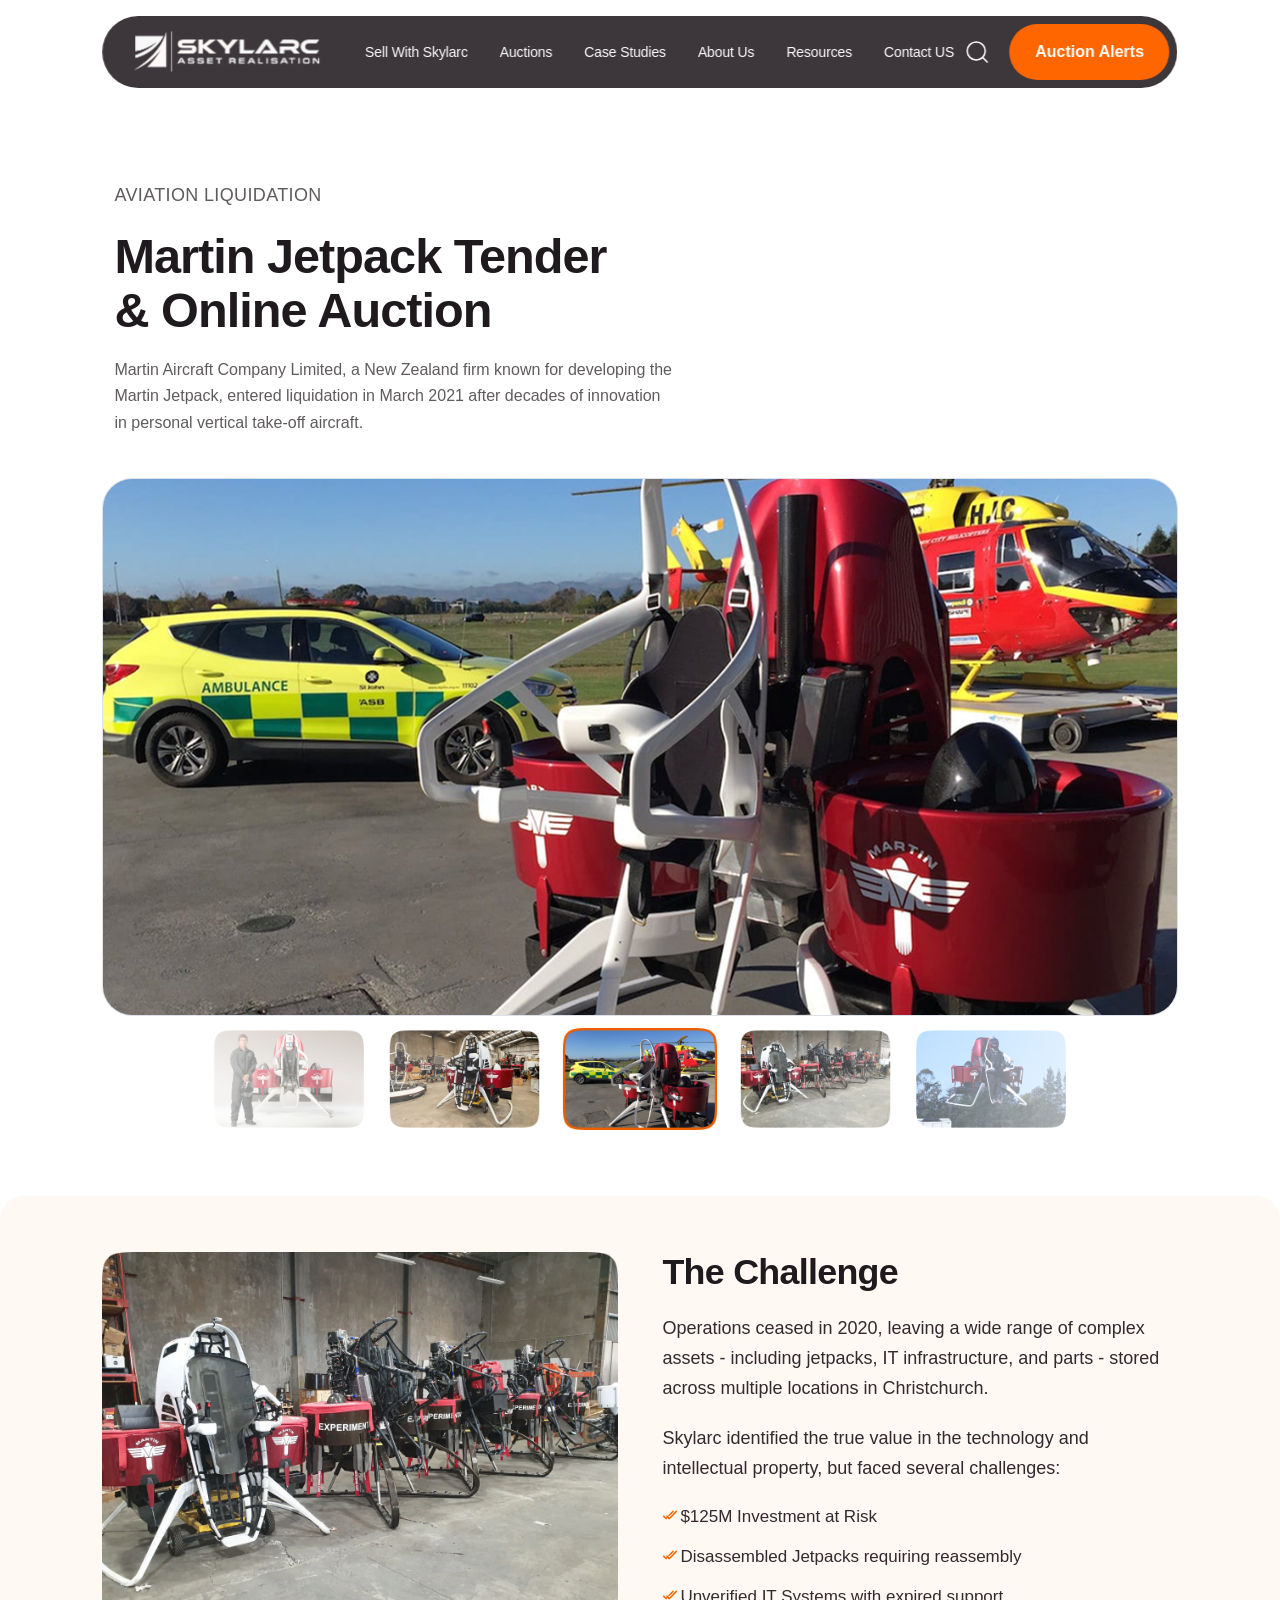
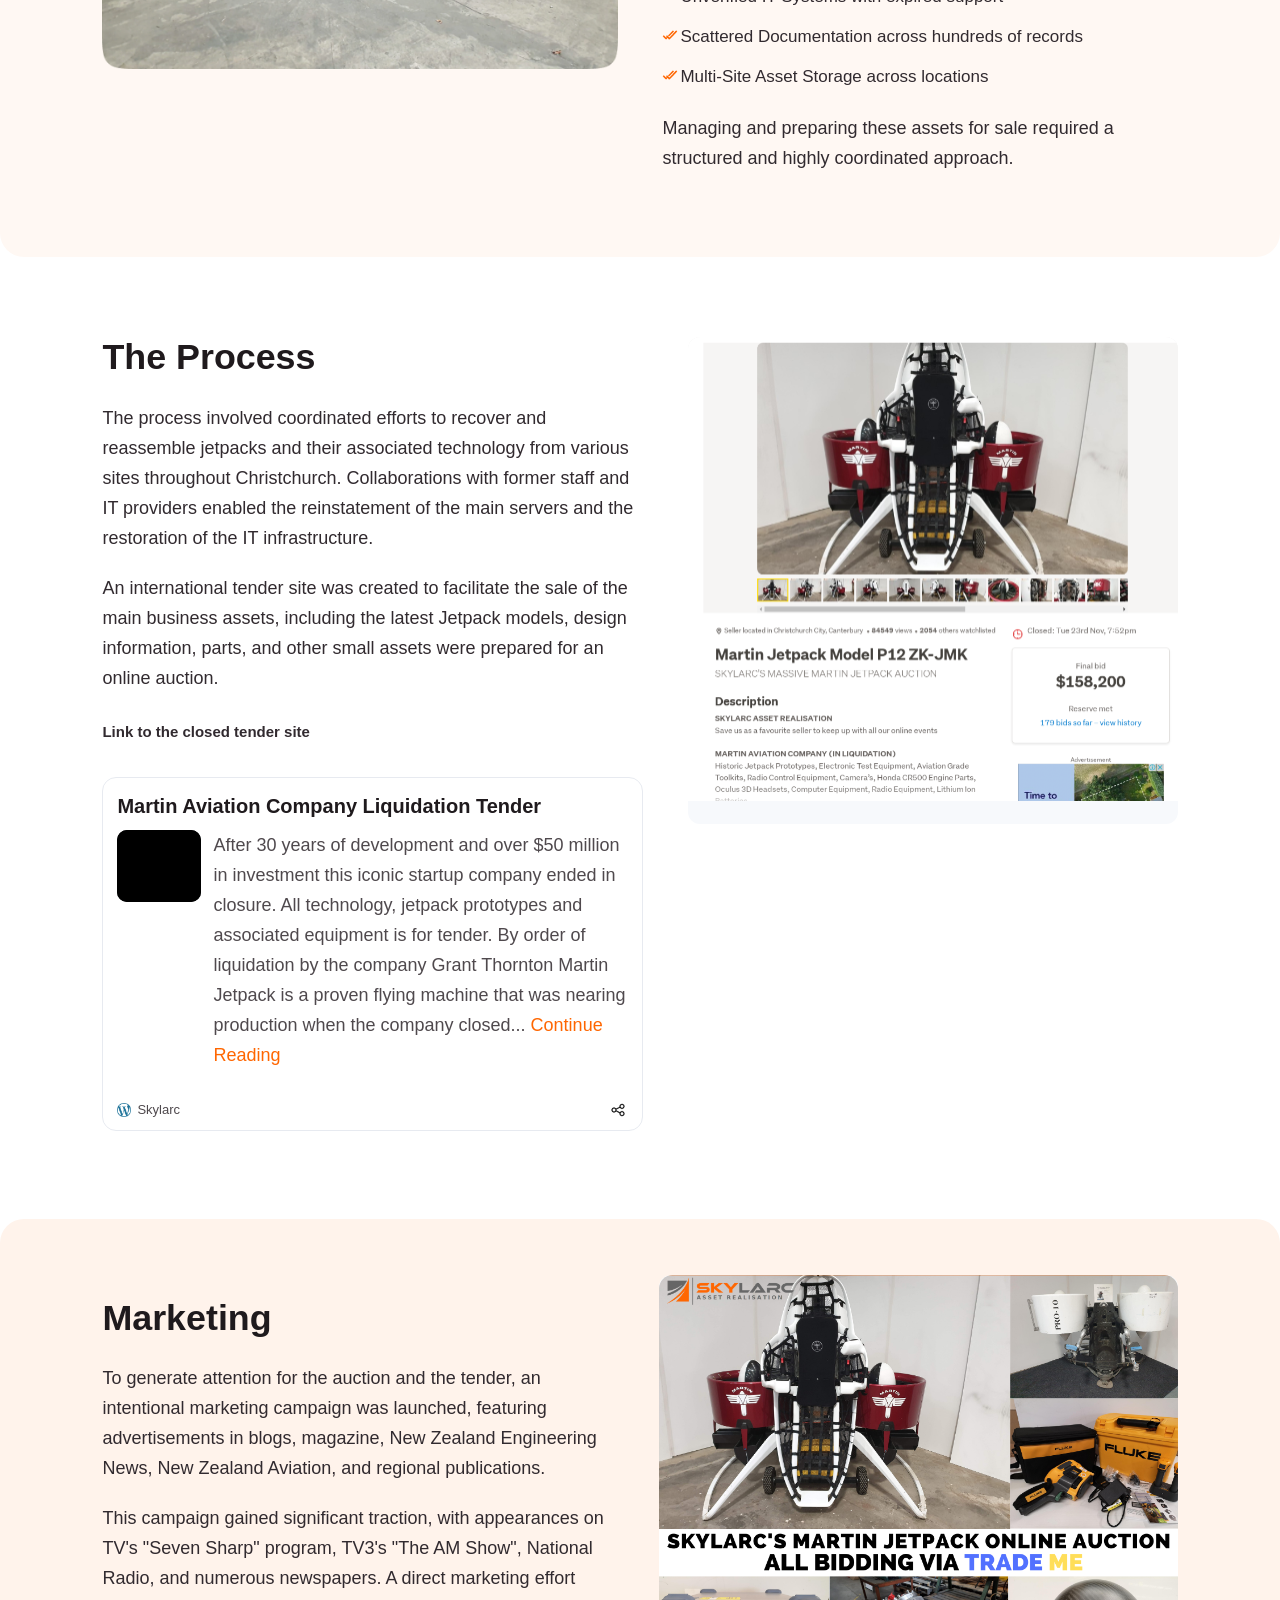
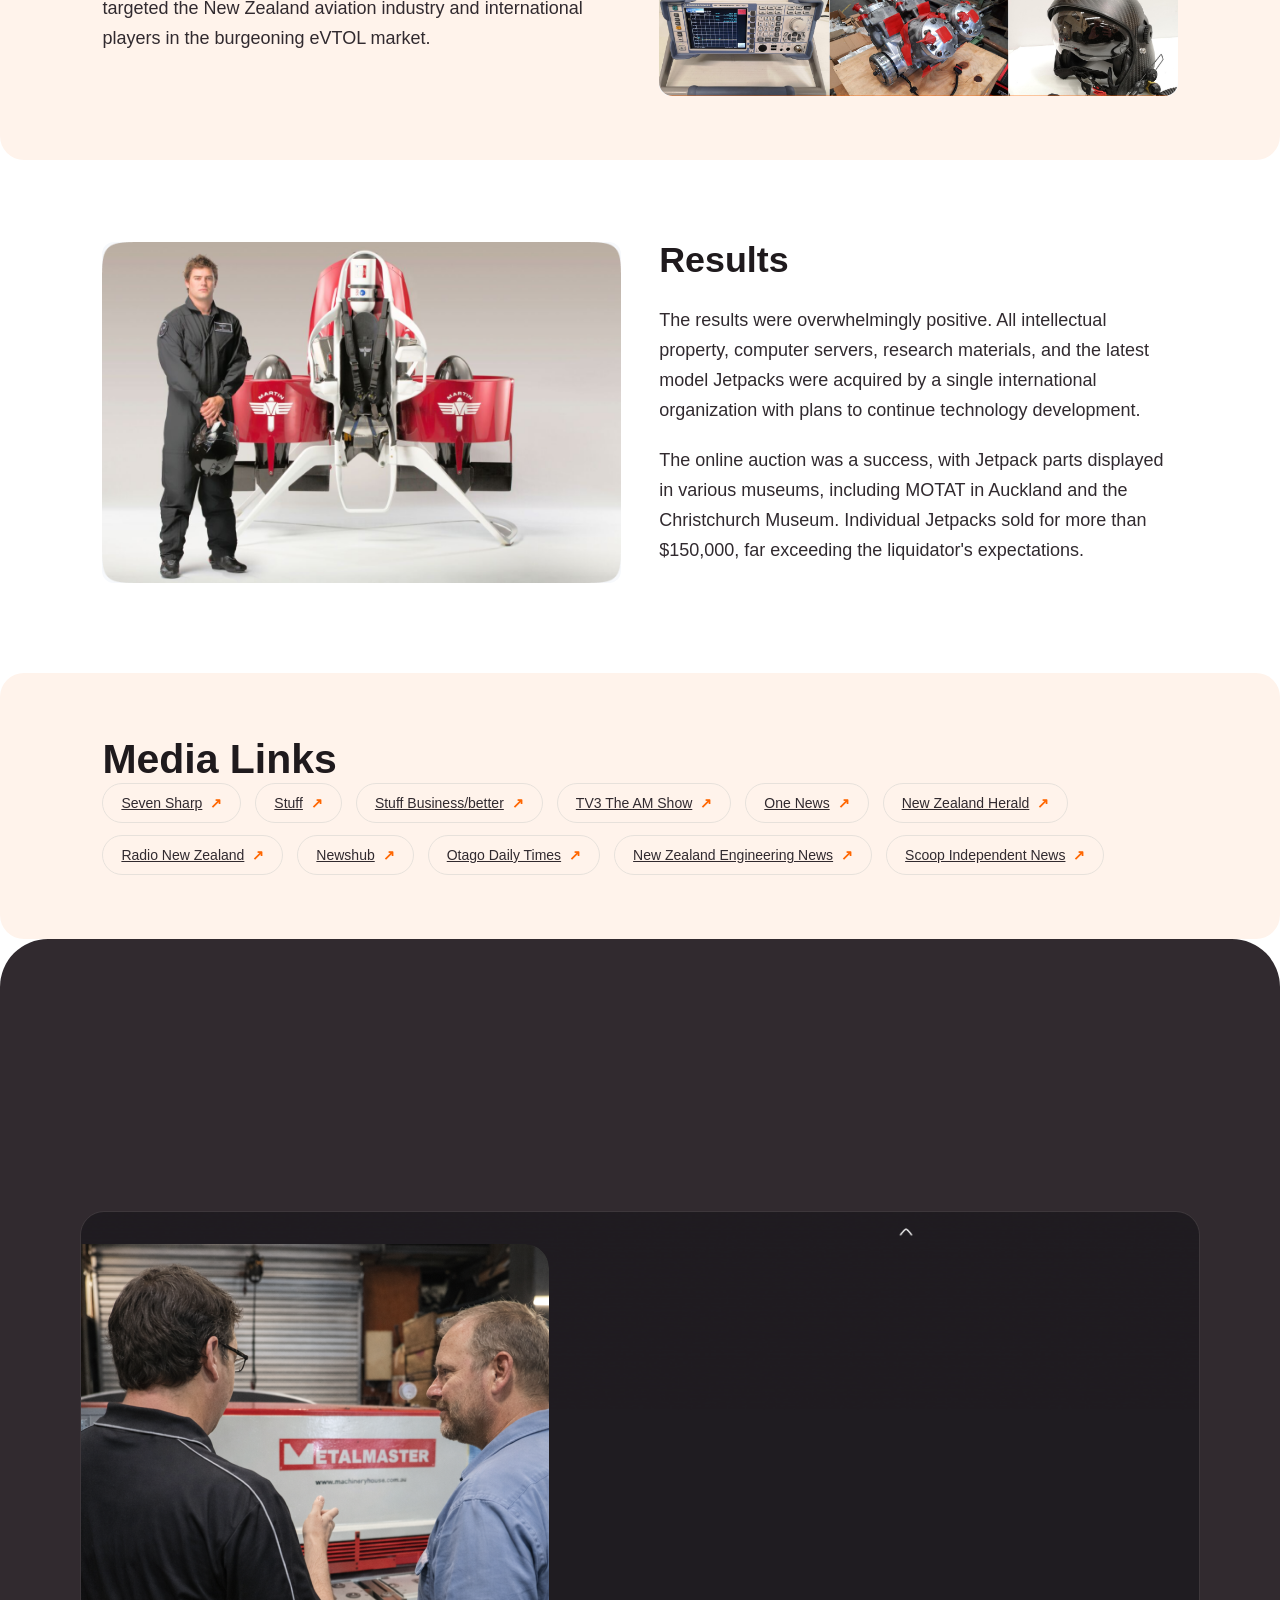
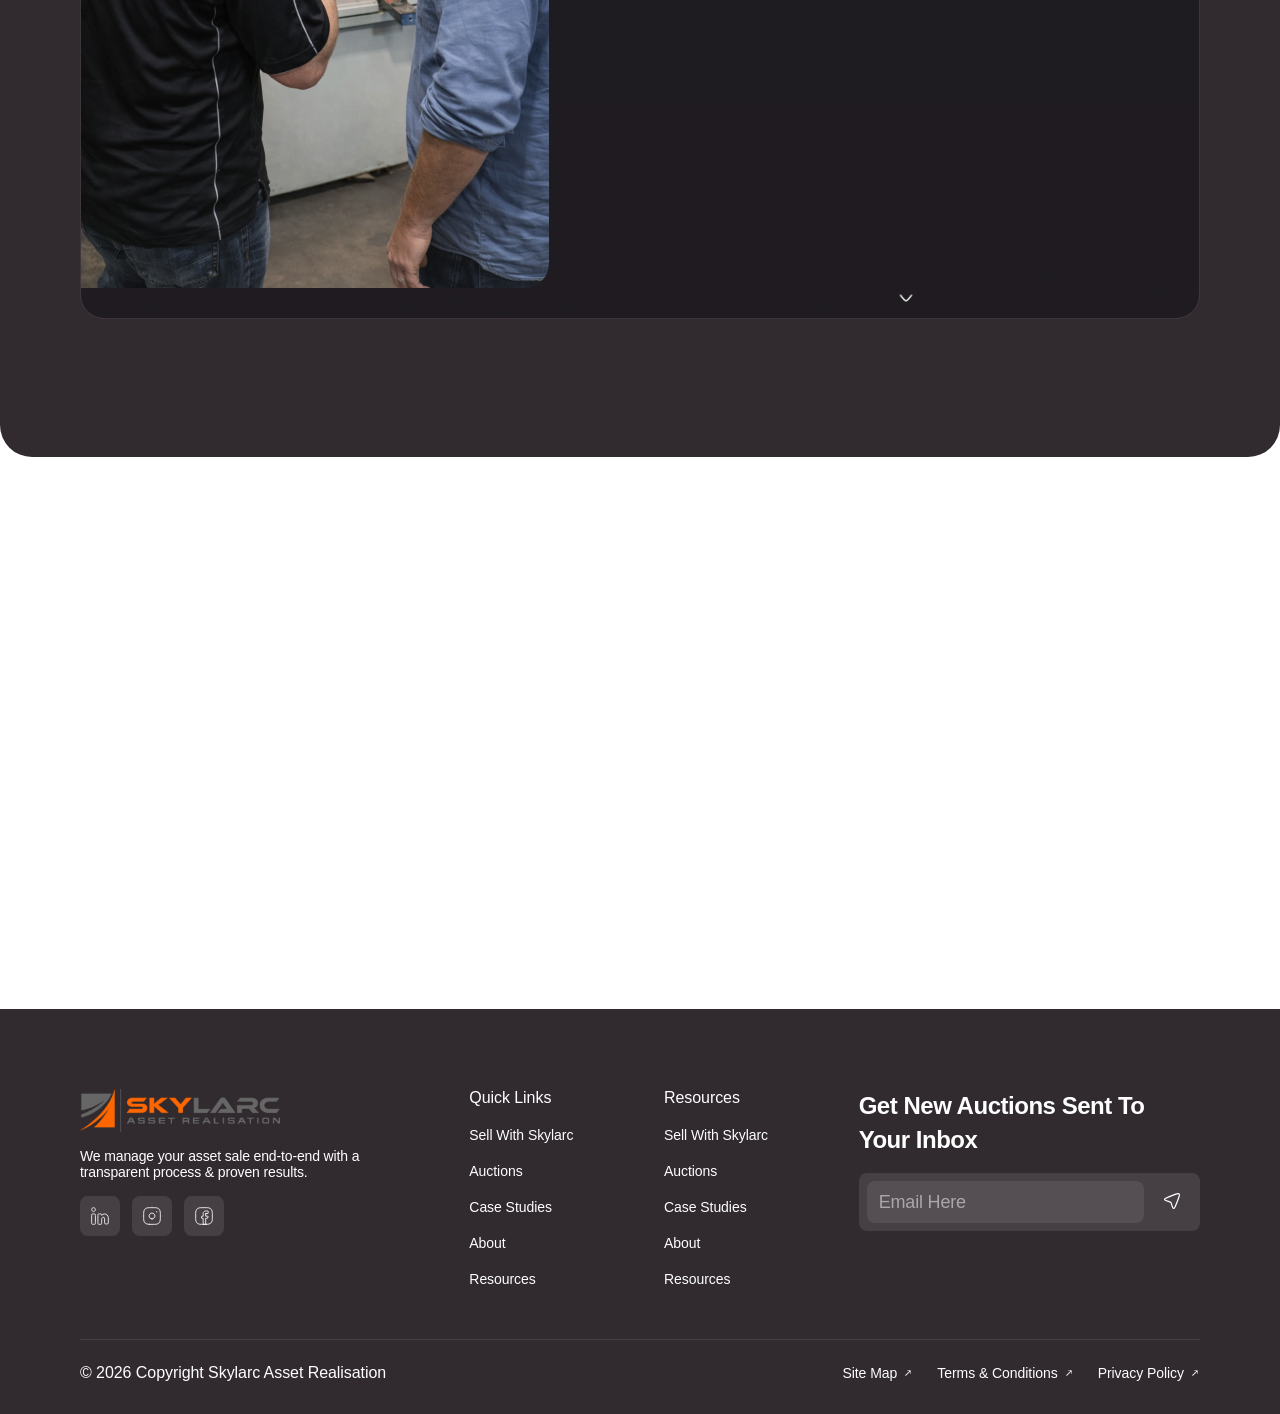
<file: case-study-single.html>
<!DOCTYPE html>
<html lang="en">
<head>
  <meta charset="UTF-8">
  <meta name="viewport" content="width=device-width, initial-scale=1.0">
  <meta name="description" content="Martin Jetpack case study — SkyLarc asset realisation.">
  <title>Martin Jetpack Case Study - SkyLarc</title>
  <link rel="stylesheet" href="styles.css">
</head>
<body class="auction-single-page case-study-single-page">
  <main class="auction-single-main case-study-internal-main">
    <header class="navbar">
      <div class="navbar__container">
        <div class="navbar__logo">
          <a href="/">
            <img src="assets/skylarc-logo.svg" alt="SkyLarc Auctions Logo" class="navbar__logo-img">
          </a>
        </div>
        <nav class="navbar__menu" id="navMenu">
          <ul class="navbar__list">
            <li><a href="sell.html" class="navbar__link">Sell With Skylarc</a></li>
            <li><a href="auctions.html" class="navbar__link">Auctions</a></li>
            <li><a href="case-studies.html" class="navbar__link">Case Studies</a></li>
            <li><a href="about.html" class="navbar__link">About Us</a></li>
            <li><a href="resources.html" class="navbar__link">Resources</a></li>
            <li><a href="contact.html" class="navbar__link">Contact US</a></li>
          </ul>
        </nav>
        <div class="navbar__actions">
          <button class="navbar__search" id="searchBtn" aria-label="Search">
            <img src="assets/Search_Icon.svg" alt="Search" class="navbar__search-icon">
          </button>
          <a href="index.html#auction-alerts" class="btn btn--navbar-primary">Auction Alerts</a>
        </div>
        <button class="navbar__hamburger" id="hamburger" aria-label="Toggle navigation menu" aria-expanded="false">
          <span class="navbar__hamburger-line"></span>
          <span class="navbar__hamburger-line"></span>
          <span class="navbar__hamburger-line"></span>
        </button>
      </div>
    </header>

    <section class="case-study-internal-section case-study-internal-intro-section">
      <div class="case-study-internal-inner">
        <div class="auction-single-banner">
          <div class="auction-single-banner__content">
            <div class="auction-single-banner__copy">
              <div class="auction-single-breadcrumb">Aviation Liquidation</div>
              <h1>Martin Jetpack Tender<br> &amp; Online Auction</h1>
              <p>Martin Aircraft Company Limited, a New Zealand firm known for developing the Martin Jetpack, entered liquidation in March 2021 after decades of innovation in personal vertical take-off aircraft.</p>
              <!-- <p>Skylarc managed the asset realisation, from recovery through to tender and online auction.</p> -->
            </div>
            <!-- <div class="case-study-internal-stats" aria-label="Case summary">
              <article class="case-study-internal-stat">
                <h3>March 2021</h3>
                <p>Liquidation</p>
              </article>
              <article class="case-study-internal-stat">
                <h3>Christchurch</h3>
                <p>Primary hub</p>
              </article>
            </div> -->
          </div>
        </div>

        <div class="auction-single-top">
          <div class="auction-single-gallery">
            <div class="auction-single-main-image">
              <img src="assets/ambulance.png" alt="Martin Jetpack with support vehicles">
            </div>
            <div class="auction-single-thumb-row">
              <img src="assets/row.png" alt="Auction image gallery thumbnails">
            </div>
          </div>
        </div>
      </div>
    </section>

    <section class="case-study-challenge-section case-study-internal-section">
      <div class="case-study-internal-inner">
        <div class="case-study-challenge__media">
          <img src="assets/disp.png" alt="Jetpack assets in warehouse" class="case-study-challenge__image">
        </div>

        <div class="case-study-challenge__content">
          <h3>The Challenge</h3>
          <p>Operations ceased in 2020, leaving a wide range of complex assets - including jetpacks, IT infrastructure, and parts - stored across multiple locations in Christchurch.</p>
          <p>Skylarc identified the true value in the technology and intellectual property, but faced several challenges:</p>
          <ul>
            <li>$125M Investment at Risk</li>
            <li>Disassembled Jetpacks requiring reassembly</li>
            <li>Unverified IT Systems with expired support</li>
            <li>Scattered Documentation across hundreds of records</li>
            <li>Multi-Site Asset Storage across locations</li>
          </ul>
          <p>Managing and preparing these assets for sale required a structured and highly coordinated approach.</p>
        </div>
      </div>
    </section>

    <!-- <section class="auction-single-pickup-section">
      <div class="auction-single-pickup-header">
        <h3>Pickup Date &amp; Time</h3>
        <p>Schedule your pickup during the allocated time after payment.</p>
      </div>

      <div class="auction-single-pickup-grid">
        <article class="auction-single-pickup-card">
          <p class="auction-single-pickup-note">Exact collection address will be provided to winning bidders after payment confirmation.</p>
          <strong>Christchurch</strong>
          <span>Pickup Location</span>
        </article>

        <article class="auction-single-pickup-card">
          <p class="auction-single-pickup-note">Pickup is available during designated collection windows. Buyers must book a collection time in advance.</p>
          <strong>08:00 PM</strong>
          <span>Pickup Time</span>
        </article>

        <article class="auction-single-pickup-card">
          <p class="auction-single-pickup-note">Payment must be completed prior to arrival. Please bring appropriate transport and equipment for safe asset removal.</p>
          <strong>$125M</strong>
          <span>Special Instruction</span>
        </article>
      </div>
    </section> -->

    <section class="case-study-process-section case-study-internal-section">
      <div class="case-study-internal-inner">
        <div class="case-study-process__left">
          <h3>The Process</h3>
          <p>The process involved coordinated efforts to recover and reassemble jetpacks and their associated technology from various sites throughout Christchurch. Collaborations with former staff and IT providers enabled the reinstatement of the main servers and the restoration of the IT infrastructure.</p>
          <p>An international tender site was created to facilitate the sale of the main business assets, including the latest Jetpack models, design information, parts, and other small assets were prepared for an online auction.</p>
          <a href="#" class="case-study-process__link">Link to the closed tender site</a>

          <article class="case-study-process__tender-card">
            <h4>Martin Aviation Company Liquidation Tender</h4>
            <div class="case-study-process__tender-body">
              <div class="case-study-process__tender-thumb">
                <img src="assets/black.png" alt="Tender thumbnail">
              </div>
              <p>After 30 years of development and over $50 million in investment this iconic startup company ended in closure. All technology, jetpack prototypes and associated equipment is for tender. By order of liquidation by the company Grant Thornton Martin Jetpack is a proven flying machine that was nearing production when the company closed... <a href="#" class="case-study-process__continue-link">Continue Reading</a></p>
            </div>
            <div class="case-study-process__tender-footer">
              <span><img src="assets/wordpress-icon-1 1.png" alt="" aria-hidden="true"> Skylarc</span>
              <button type="button" aria-label="Share case study"><img src="assets/share.png" alt="" aria-hidden="true"></button>
            </div>
          </article>
        </div>

        <div class="case-study-process__right">
          <div class="case-study-process__visual">
            <img src="assets/single.svg" alt="Process visual">
          </div>
        </div>
      </div>
    </section>

    <section class="case-study-marketing-section case-study-internal-section">
      <div class="case-study-internal-inner">
        <div class="case-study-marketing__copy">
          <h3>Marketing</h3>
          <p>To generate attention for the auction and the tender, an intentional marketing campaign was launched, featuring advertisements in blogs, magazine, New Zealand Engineering News, New Zealand Aviation, and regional publications.</p>
          <p>This campaign gained significant traction, with appearances on TV's "Seven Sharp" program, TV3's "The AM Show", National Radio, and numerous newspapers. A direct marketing effort targeted the New Zealand aviation industry and international players in the burgeoning eVTOL market.</p>
        </div>
        <div class="case-study-marketing__visual">
          <img src="assets/image 6.svg" alt="Marketing campaign visual">
        </div>
      </div>
    </section>

    <section class="case-study-results-section case-study-internal-section">
      <div class="case-study-internal-inner">
        <div class="case-study-results__visual">
          <img src="assets/results.png" alt="Results visual">
        </div>
        <div class="case-study-results__copy">
          <h3>Results</h3>
          <p>The results were overwhelmingly positive. All intellectual property, computer servers, research materials, and the latest model Jetpacks were acquired by a single international organization with plans to continue technology development.</p>
          <p>The online auction was a success, with Jetpack parts displayed in various museums, including MOTAT in Auckland and the Christchurch Museum. Individual Jetpacks sold for more than $150,000, far exceeding the liquidator's expectations.</p>
        </div>
      </div>
    </section>

    <section class="case-study-media-links-section case-study-internal-section">
      <div class="case-study-internal-inner">
        <h3>Media Links</h3>
        <div class="case-study-media-links__grid">
          <a href="#" class="case-study-media-links__item"><u>Seven Sharp</u> <span aria-hidden="true">↗</span></a>
          <a href="#" class="case-study-media-links__item"><u>Stuff</u> <span aria-hidden="true">↗</span></a>
          <a href="#" class="case-study-media-links__item"><u>Stuff Business/better</u> <span aria-hidden="true">↗</span></a>
          <a href="#" class="case-study-media-links__item"><u>TV3 The AM Show</u> <span aria-hidden="true">↗</span></a>
          <a href="#" class="case-study-media-links__item"><u>One News</u> <span aria-hidden="true">↗</span></a>
          <a href="#" class="case-study-media-links__item"><u>New Zealand Herald</u> <span aria-hidden="true">↗</span></a>
          <a href="#" class="case-study-media-links__item"><u>Radio New Zealand</u> <span aria-hidden="true">↗</span></a>
          <a href="#" class="case-study-media-links__item"><u>Newshub</u> <span aria-hidden="true">↗</span></a>
          <a href="#" class="case-study-media-links__item"><u>Otago Daily Times</u> <span aria-hidden="true">↗</span></a>
          <a href="#" class="case-study-media-links__item"><u>New Zealand Engineering News</u> <span aria-hidden="true">↗</span></a>
          <a href="#" class="case-study-media-links__item"><u>Scoop Independent News</u> <span aria-hidden="true">↗</span></a>
        </div>
      </div>
    </section>

    <section class="section-5-placeholder case-study-internal-section">
      <div class="case-study-internal-inner">
        <div class="section-5__header">
          <h2 class="section-5__title">What Our Clients Say</h2>
          <p class="section-5__subtitle">Here's what some of the people who have worked with us have had to say about their experience.</p>
        </div>
        <div class="section-5__reviews-wrap">
          <button type="button" class="section-5__carousel-btn section-5__carousel-btn--prev" aria-label="Previous testimonial"><img src="assets/Scroll Up Icon.png" alt="" aria-hidden="true"></button>
          <div class="section-5__reviews">
            <div class="section-5__image-placeholder">
              <img src="assets/client-say.png" alt="Client testimonial photo" class="section-5__client-image">
            </div>
            <div class="section-5__review-list">
              <article class="section-5__review-card"><div class="section-5__stars" role="img" aria-label="5 out of 5 stars"><img src="assets/bright-stars.png" alt="" class="section-5__stars-img" decoding="async"></div><p>Thank you Skylarc, very quick and superior service. Highly recommended.</p></article>
              <article class="section-5__review-card section-5__review-card--active"><div class="section-5__stars" role="img" aria-label="5 out of 5 stars"><img src="assets/bright-stars.png" alt="" class="section-5__stars-img" decoding="async"></div><p>Sam and the team at Skylarc made an extremely complex process seem easy! The professionalism and integrity they displayed was second to none and we were absolutely astounded by the results they delivered. An absolute breeze to deal with and exceeded all expectations – I would strongly recommend their services.</p></article>
              <article class="section-5__review-card"><div class="section-5__stars" role="img" aria-label="5 out of 5 stars"><img src="assets/bright-stars.png" alt="" class="section-5__stars-img" decoding="async"></div><p>Thanks Sam, a quick and easy way to exit business, with surprising results.</p></article>
            </div>
          </div>
          <button type="button" class="section-5__carousel-btn section-5__carousel-btn--next" aria-label="Next testimonial"><img src="assets/Scroll Down Icon.png" alt="" aria-hidden="true"></button>
        </div>
      </div>
    </section>

    <section class="section-8-cta case-study-internal-section">
      <div class="case-study-internal-inner case-study-internal-inner--cta">
        <div class="section-8__sales-card"><img src="assets/stat-pad.svg" alt="Sales performance summary chart"></div>
        <div class="section-8__content">
          <h3>Ready To Maximise Your Asset Sale?</h3>
          <p>Talk to our experienced team about your assets and get a clear, no-obligation proposal.</p>
          <div class="section-8__actions">
            <button class="btn btn--primary btn--md section-8__btn-primary">Discuss Your Assets</button>
            <a href="contact.html" class="btn btn--secondary btn--md section-8__btn-secondary">Contact Us</a>
          </div>
        </div>
        <div class="section-8__metrics-card"><img src="assets/perf.svg" alt="Auction performance summary metrics"></div>
      </div>
    </section>
  </main>

  <footer class="footer">
    <div class="footer__container">
      <div class="footer__content">
        <div class="footer__brand">
          <img src="assets/Logo_footer.png" alt="SkyLarc Asset Realisation" class="footer__logo">
          <p class="footer__description">We manage your asset sale end-to-end with a transparent process & proven results.</p>
          <div class="footer__social">
            <a href="#" class="footer__social-link" aria-label="Facebook"><img src="assets/Social-Media-Icon.svg" alt="Facebook"></a>
            <a href="#" class="footer__social-link" aria-label="Instagram"><img src="assets/Social-Media-Icon-1.svg" alt="Instagram"></a>
            <a href="#" class="footer__social-link" aria-label="LinkedIn"><img src="assets/Social-Media-Icon-2.svg" alt="LinkedIn"></a>
          </div>
        </div>
        <div class="footer__links">
          <div class="footer__column">
            <h3 class="footer__column-title">Quick Links</h3>
            <ul class="footer__list">
              <li><a href="sell.html" class="footer__link">Sell With Skylarc</a></li>
              <li><a href="auctions.html" class="footer__link">Auctions</a></li>
              <li><a href="case-studies.html" class="footer__link">Case Studies</a></li>
              <li><a href="about.html" class="footer__link">About</a></li>
              <li><a href="resources.html" class="footer__link">Resources</a></li>
            </ul>
          </div>
          <div class="footer__column">
            <h3 class="footer__column-title">Resources</h3>
            <ul class="footer__list">
              <li><a href="sell.html" class="footer__link">Sell With Skylarc</a></li>
              <li><a href="auctions.html" class="footer__link">Auctions</a></li>
              <li><a href="case-studies.html" class="footer__link">Case Studies</a></li>
              <li><a href="about.html" class="footer__link">About</a></li>
              <li><a href="resources.html" class="footer__link">Resources</a></li>
            </ul>
          </div>
        </div>
        <div class="footer__newsletter">
          <h3 class="footer__newsletter-title">Get New Auctions Sent To Your Inbox</h3>
          <form class="footer__newsletter-form">
            <input type="email" placeholder="Email Here" class="footer__newsletter-input" required>
            <button type="submit" class="footer__newsletter-button" aria-label="Subscribe"><img src="assets/Submit.svg" alt="Submit"></button>
          </form>
        </div>
      </div>
      <div class="footer__bottom">
        <p class="footer__copyright">© 2026 Copyright Skylarc Asset Realisation</p>
        <div class="footer__bottom-links">
          <a href="contact.html" class="footer__bottom-link">Site Map</a>
          <a href="terms.html" class="footer__bottom-link">Terms & Conditions</a>
          <a href="privacy-policy.html" class="footer__bottom-link">Privacy Policy</a>
        </div>
      </div>
    </div>
  </footer>

  <script src="script.js"></script>
</body>
</html>
</file>
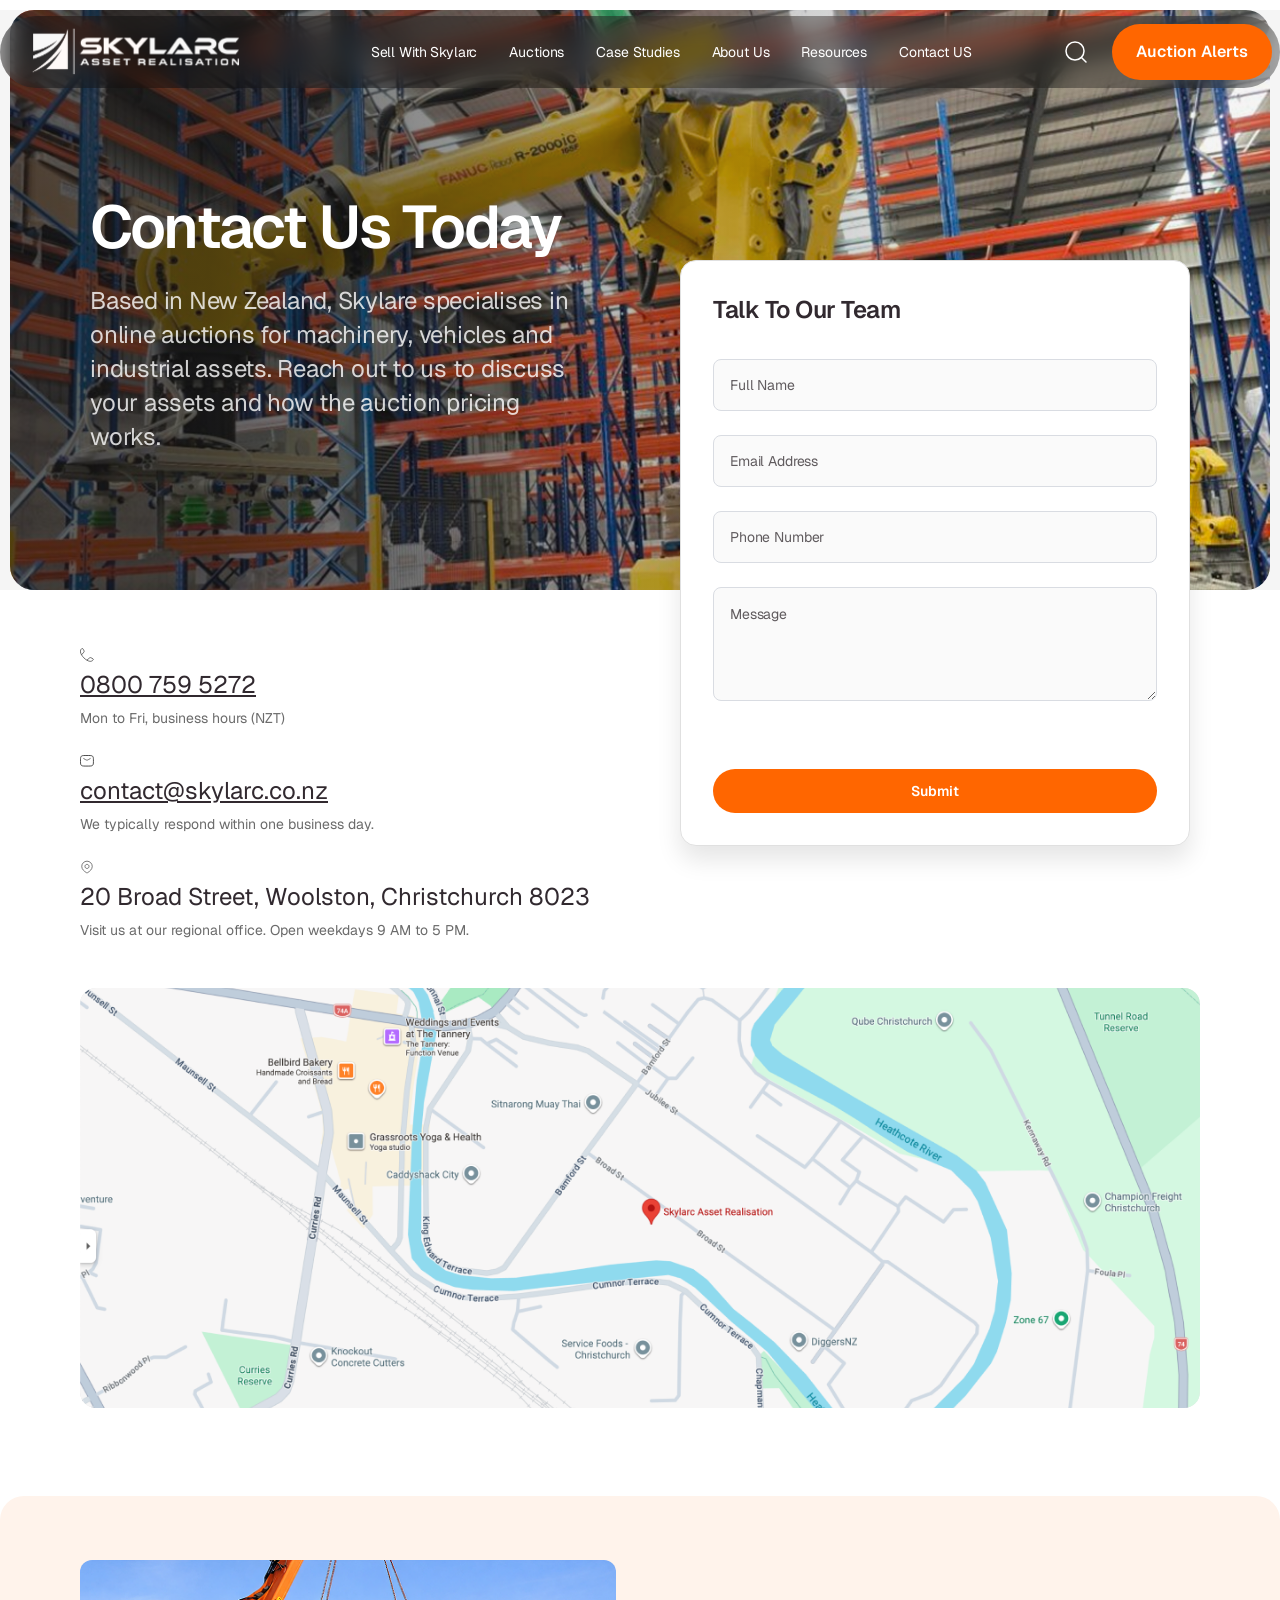
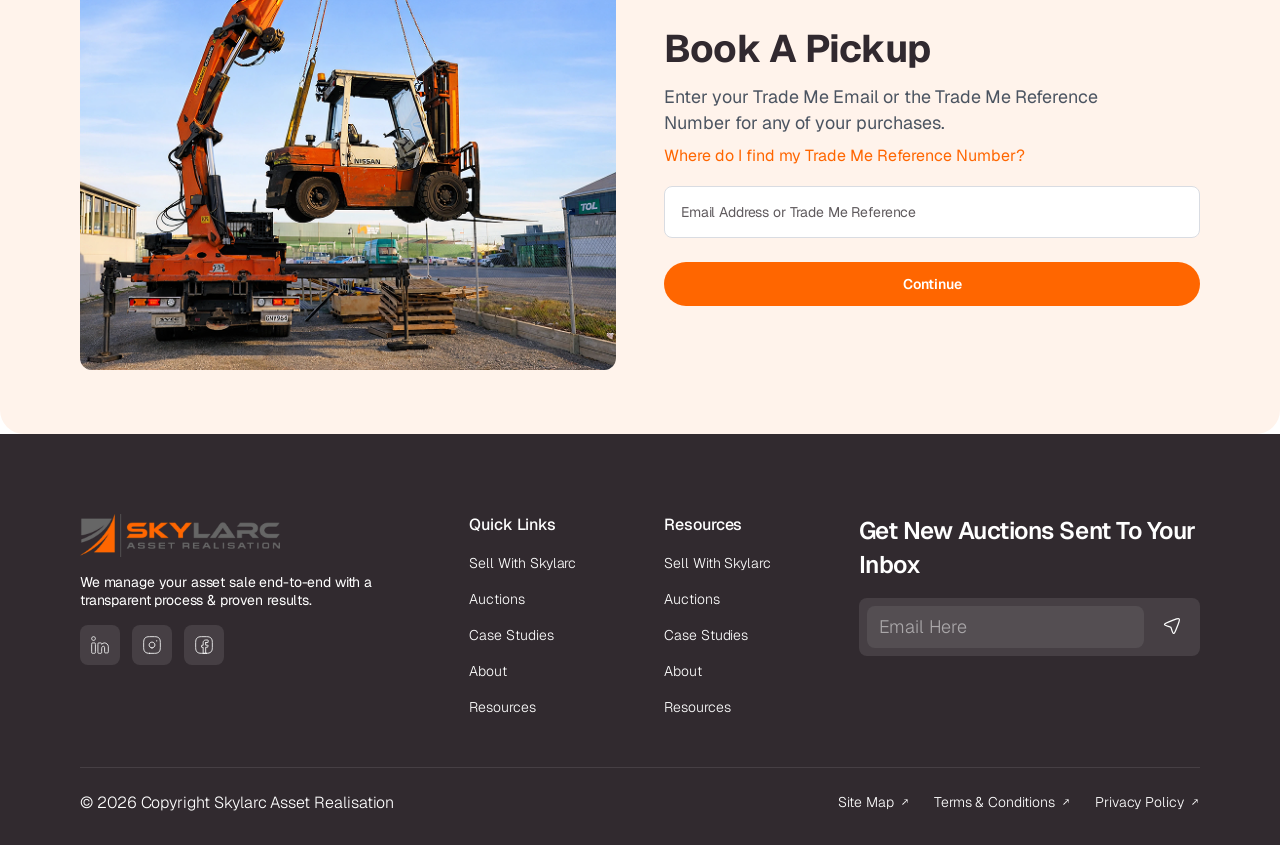
<file: contact.html>
<!doctype html>
<html lang="en">
  <head>
    <meta charset="UTF-8" />
    <meta name="viewport" content="width=device-width, initial-scale=1.0" />
    <title>Skylare - Contact Us</title>
    <link
      href="https://fonts.googleapis.com/css2?family=Barlow:wght@400;500;600;700&family=Barlow+Condensed:wght@600;700&family=Geist:wght@400;500;600;700&display=swap"
      rel="stylesheet"
    />
    <!-- <link rel="stylesheet" href="../css/global.css" /> -->
    <link rel="stylesheet" href="./styles.css" />
  </head>
  <body class="contact-page">
    <header class="navbar">
      <div class="navbar__container">
        <div class="navbar__logo">
          <a href="/">
            <img src="assets/skylarc-logo.svg" alt="SkyLarc Auctions Logo" class="navbar__logo-img" />
          </a>
        </div>

        <nav class="navbar__menu" id="navMenu">
          <ul class="navbar__list">
            <li><a href="sell.html" class="navbar__link">Sell With Skylarc</a></li>
            <li><a href="auctions.html" class="navbar__link">Auctions</a></li>
            <li><a href="case-studies.html" class="navbar__link">Case Studies</a></li>
            <li><a href="about.html" class="navbar__link">About Us</a></li>
            <li><a href="resources.html" class="navbar__link">Resources</a></li>
            <li><a href="contact.html" class="navbar__link">Contact US</a></li>
          </ul>
        </nav>

        <div class="navbar__actions">
          <button class="navbar__search" id="searchBtn" aria-label="Search">
            <img src="assets/Search_Icon.svg" alt="Search" class="navbar__search-icon" />
          </button>
          <a href="index.html#auction-alerts" class="btn btn--navbar-primary">Auction Alerts</a>
        </div>

        <button class="navbar__hamburger" id="hamburger" aria-label="Toggle navigation menu" aria-expanded="false">
          <span class="navbar__hamburger-line"></span>
          <span class="navbar__hamburger-line"></span>
          <span class="navbar__hamburger-line"></span>
        </button>
      </div>
    </header>

    <div class="hero-wrap">
      <section class="contact-hero">
        <div class="contact-hero-bg"></div>
        <div class="contact-hero-inner">
          <div class="hero-text">
            <h1>Contact Us Today</h1>
            <p>
              Based in New Zealand, Skylare specialises in online auctions for
              machinery, vehicles and industrial assets. Reach out to us to
              discuss your assets and how the auction pricing works.
            </p>

            <div class="hero-contact-info">
              <div class="contact-info-item">
                <!-- <div class="contact-info-icon">📞</div>
                <div>
                  <span class="label">Phone</span>
                  <span class="value">0800 759 5272</span>
                </div> -->
              </div>

              <div class="contact-info-item">
                <!-- <div class="contact-info-icon">✉</div>
                <div>
                  <span class="label">Email</span>
                  <a href="mailto:contact@skylarc.co.nz" class="value"
                    >contact@skylarc.co.nz</a
                  >
                </div> -->
              </div>

              <div class="contact-info-item">
                <!-- <div class="contact-info-icon">📍</div>
                <div>
                  <span class="label">Address</span>
                  <span class="value"
                    >20 Broad Street, Woolston, Christchurch 8023</span
                  >
                </div> -->
              </div>
            </div>
          </div>

          <div class="contact-form-card">
            <h3>Talk To Our Team</h3>
            <div class="contact-form-fields">
              <div class="form-group"><input type="text" placeholder="Full Name" /></div>
              <div class="form-group"><input type="email" placeholder="Email Address" /></div>
              <div class="form-group"><input type="tel" placeholder="Phone Number" /></div>
              <div class="form-group"><textarea placeholder="Message"></textarea></div>
            </div>
            <button type="submit" class="btn btn--primary btn--md btn--block btn-submit">Submit</button>
          </div>
        </div>
      </section>
    </div>

    <section class="contact-details-section">
      <div class="contact-details-grid">
        <div class="detail-block">
          <img class="detail-icon-image" src="assets/dial.svg" alt="Phone icon" />
          <a class="detail-main" href="tel:08007595272">0800 759 5272</a>
          <span class="detail-sub">Mon to Fri, business hours (NZT)</span>
        </div>
        <div class="detail-block">
          <img class="detail-icon-image" src="assets/inbox.svg" alt="Email icon" />
          <a class="detail-main" href="mailto:contact@skylarc.co.nz">contact@skylarc.co.nz</a>
          <span class="detail-sub">We typically respond within one business day.</span>
        </div>
        <div class="detail-block">
          <img class="detail-icon-image" src="assets/mapps.svg" alt="Address pin icon" />
          <p class="detail-main detail-main--no-underline">20 Broad Street, Woolston, Christchurch 8023</p>
          <span class="detail-sub">Visit us at our regional office. Open weekdays 9 AM to 5 PM.</span>
        </div>
      </div>

      <div class="map-container">
        <img class="map-image" src="assets/Frame 2147231260.png" alt="Map showing Skylarc Asset Realisation location" />
      </div>
    </section>

    <section class="pickup-section">
      <div class="pickup-image">
        <img src="assets/18989 1.png" alt="Pickup crane lifting forklift" />
      </div>

      <div class="pickup-content">
        <h2>Book A Pickup</h2>
        <p>
          Enter your Trade Me Email or the Trade Me Reference<br />Number for
          any of your purchases.
        </p>
        <a href="#" class="link-orange"
          >Where do I find my Trade Me Reference Number?</a
        >

        <div class="pickup-form">
          <input type="email" placeholder="Email Address or Trade Me Reference" />
          <button type="button" class="btn btn--primary btn--md btn-continue">Continue</button>
        </div>
      </div>
    </section>

    <footer class="footer">
      <div class="footer__container">
        <div class="footer__content">
          <div class="footer__brand">
            <img src="assets/Logo_footer.png" alt="SkyLarc Asset Realisation" class="footer__logo" />
            <p class="footer__description">We manage your asset sale end-to-end with a transparent process & proven results.</p>
            <div class="footer__social">
              <a href="#" class="footer__social-link" aria-label="Facebook">
                <img src="assets/Social-Media-Icon.svg" alt="Facebook" />
              </a>
              <a href="#" class="footer__social-link" aria-label="Instagram">
                <img src="assets/Social-Media-Icon-1.svg" alt="Instagram" />
              </a>
              <a href="#" class="footer__social-link" aria-label="LinkedIn">
                <img src="assets/Social-Media-Icon-2.svg" alt="LinkedIn" />
              </a>
            </div>
          </div>

          <div class="footer__links">
            <div class="footer__column">
              <h3 class="footer__column-title">Quick Links</h3>
              <ul class="footer__list">
                <li><a href="sell.html" class="footer__link">Sell With Skylarc</a></li>
                <li><a href="auctions.html" class="footer__link">Auctions</a></li>
                <li><a href="case-studies.html" class="footer__link">Case Studies</a></li>
                <li><a href="about.html" class="footer__link">About</a></li>
                <li><a href="resources.html" class="footer__link">Resources</a></li>
              </ul>
            </div>

            <div class="footer__column">
              <h3 class="footer__column-title">Resources</h3>
              <ul class="footer__list">
                <li><a href="sell.html" class="footer__link">Sell With Skylarc</a></li>
                <li><a href="auctions.html" class="footer__link">Auctions</a></li>
                <li><a href="case-studies.html" class="footer__link">Case Studies</a></li>
                <li><a href="about.html" class="footer__link">About</a></li>
                <li><a href="resources.html" class="footer__link">Resources</a></li>
              </ul>
            </div>
          </div>

          <div class="footer__newsletter">
            <h3 class="footer__newsletter-title">Get New Auctions Sent To Your Inbox</h3>
            <form class="footer__newsletter-form">
              <input type="email" placeholder="Email Here" class="footer__newsletter-input" required />
              <button type="submit" class="footer__newsletter-button" aria-label="Subscribe">
                <img src="assets/Submit.svg" alt="Submit" />
              </button>
            </form>
          </div>
        </div>

        <div class="footer__bottom">
          <p class="footer__copyright">&copy; 2026 Copyright Skylarc Asset Realisation</p>
          <div class="footer__bottom-links">
            <a href="contact.html" class="footer__bottom-link">Site Map</a>
            <a href="terms.html" class="footer__bottom-link">Terms &amp; Conditions</a>
            <a href="privacy-policy.html" class="footer__bottom-link">Privacy Policy</a>
          </div>
        </div>
      </div>
    </footer>
    <script src="script.js"></script>
  </body>
</html>
</file>
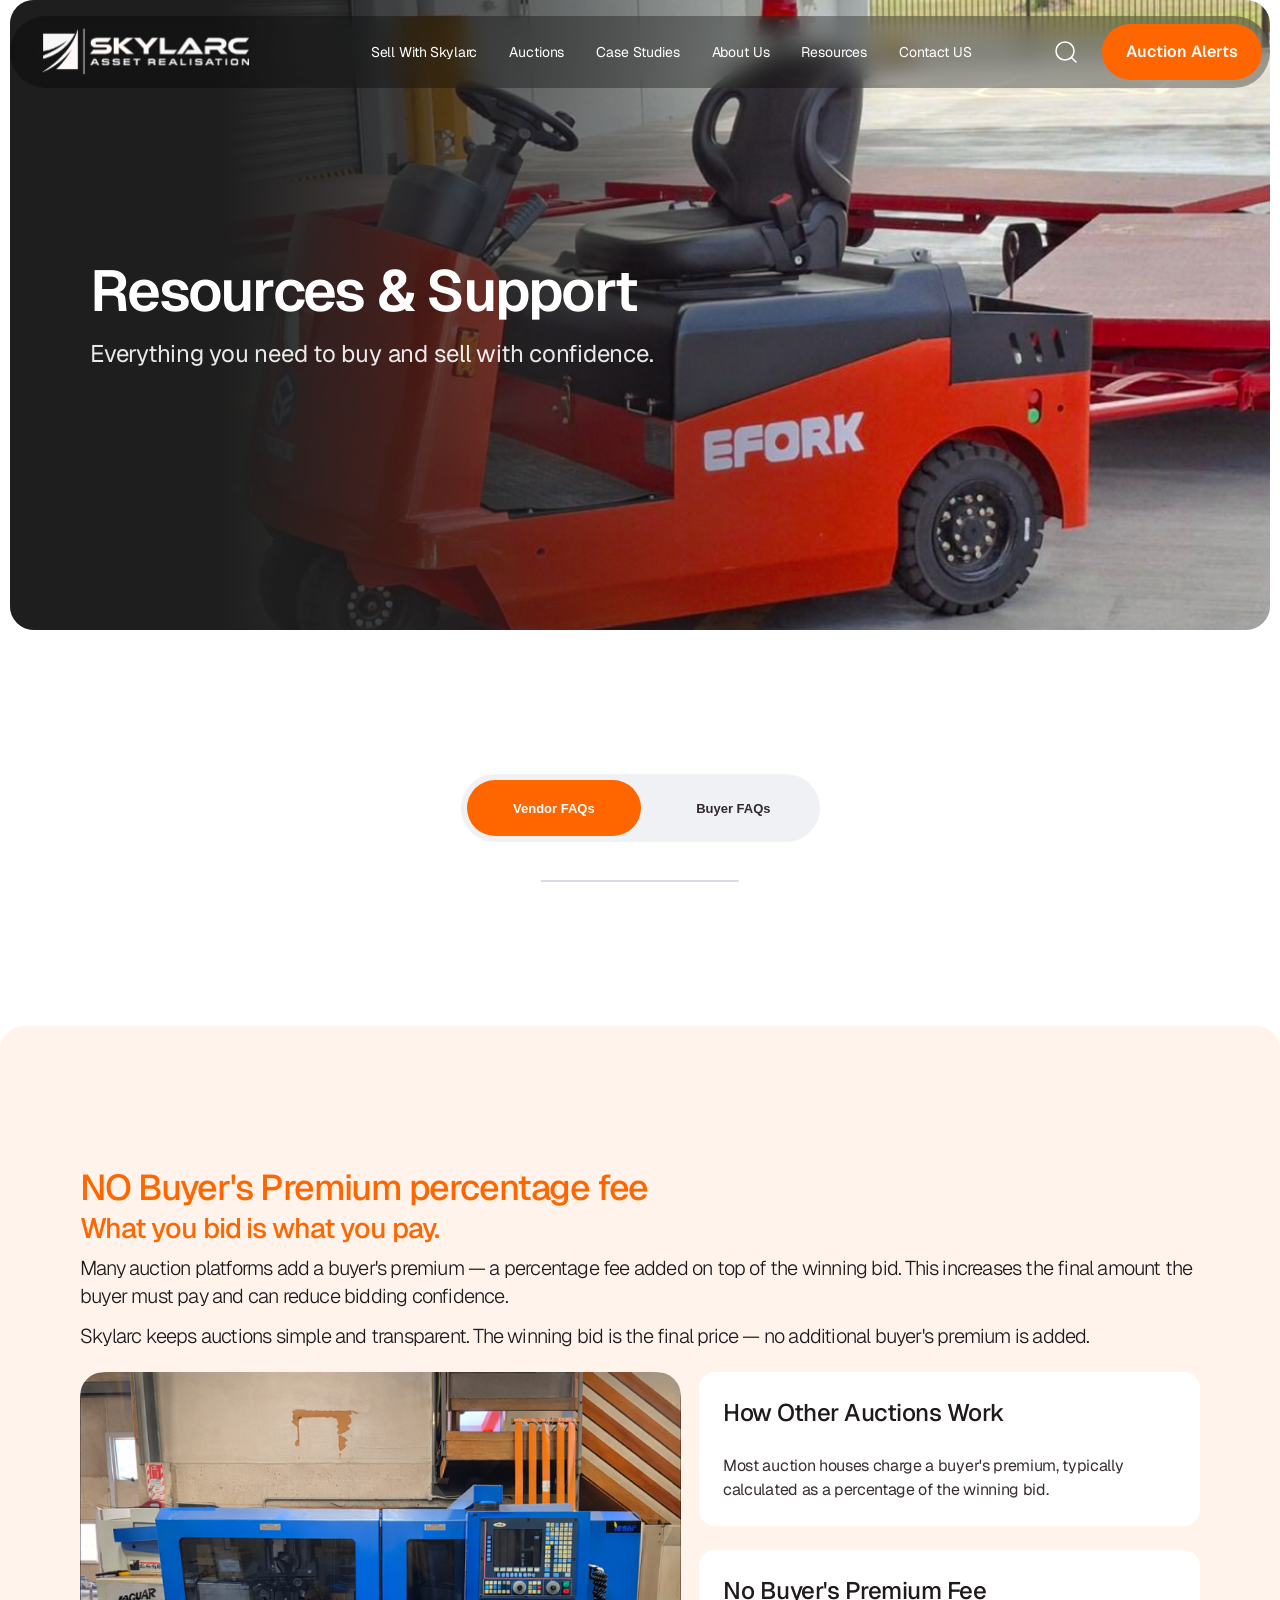
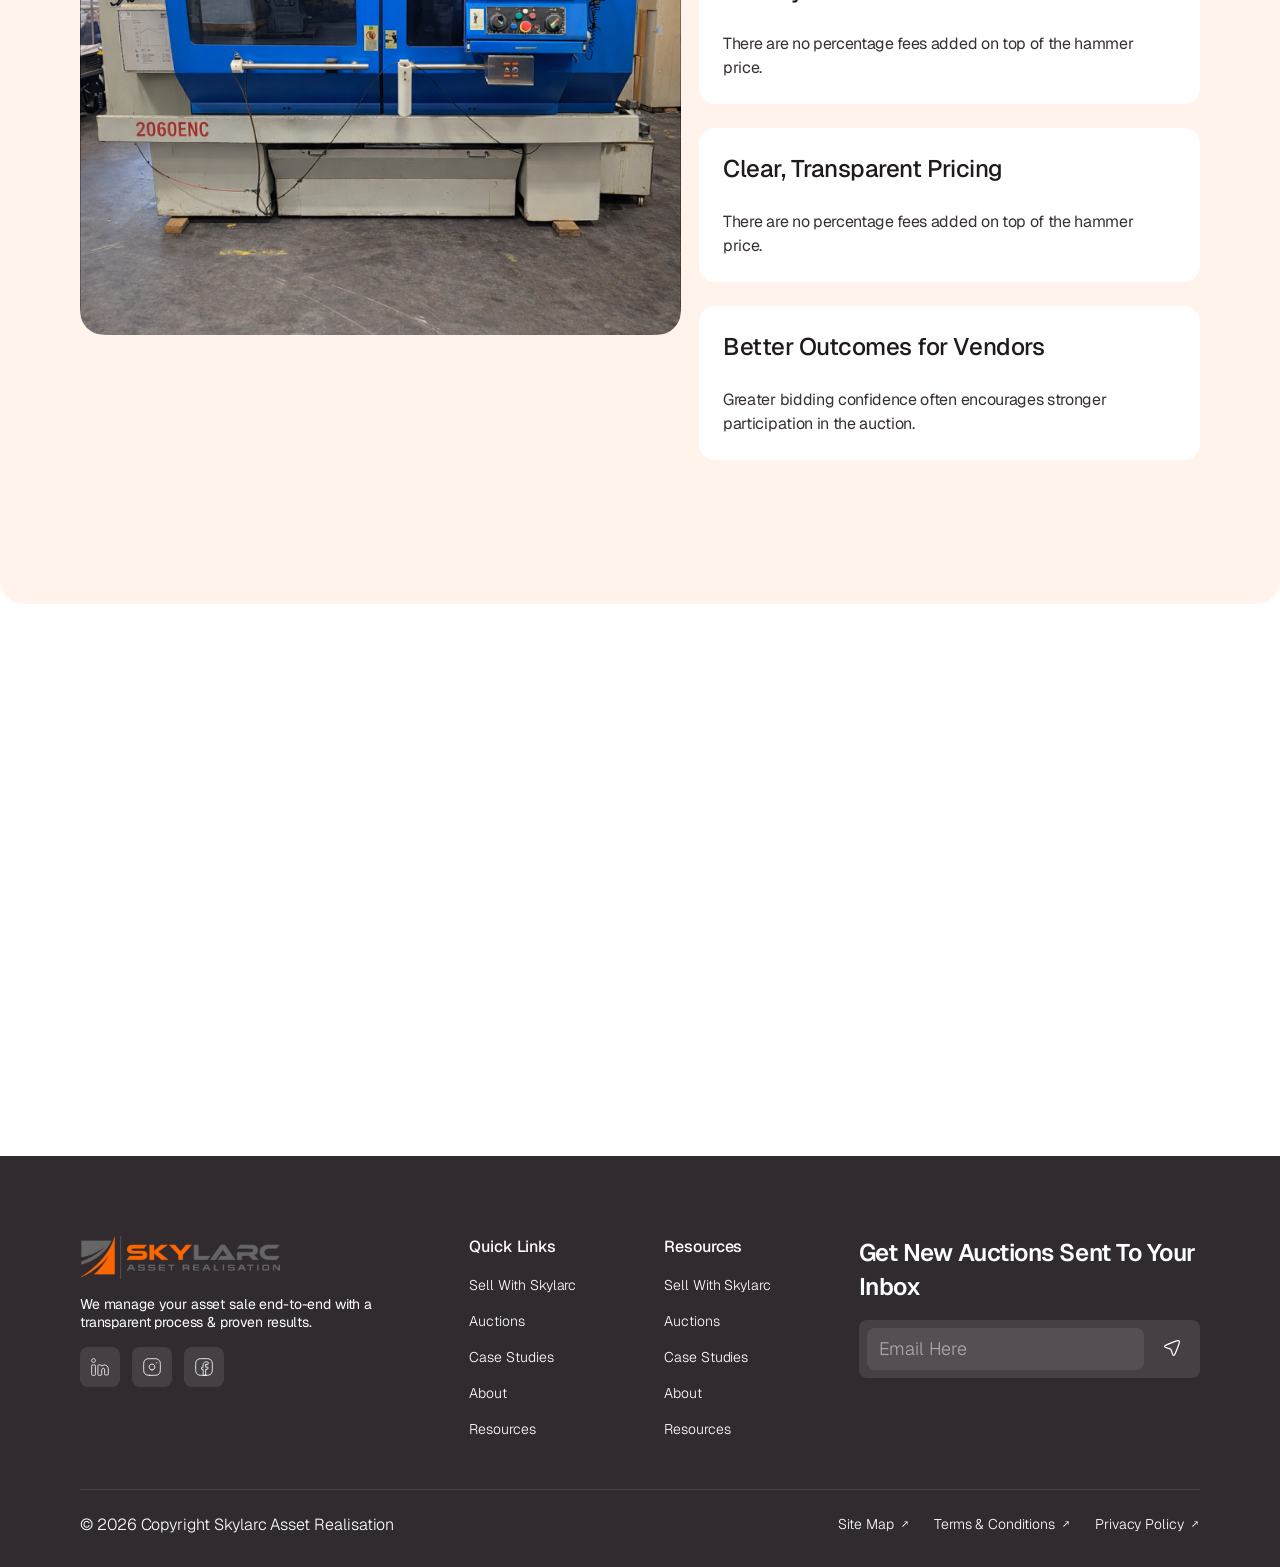
<file: resources.html>
<!doctype html>
<html lang="en">
  <head>
    <meta charset="UTF-8" />
    <meta name="viewport" content="width=device-width, initial-scale=1.0" />
    <title>SkyLarc - Resources & Support</title>
    <link
      href="https://fonts.googleapis.com/css2?family=Geist:wght@400;500;600;700&display=swap"
      rel="stylesheet"
    />
    <link rel="stylesheet" href="./styles.css" />
  </head>
  <body class="resources-page">
    <main class="resources-page">
      <section class="rs-hero">
        <div class="rs-hero-overlay">
          <header class="navbar">
            <div class="navbar__container">
              <div class="navbar__logo">
                <a href="/">
                  <img src="assets/skylarc-logo.svg" alt="SkyLarc Auctions Logo" class="navbar__logo-img" />
                </a>
              </div>

              <nav class="navbar__menu" id="navMenu">
                <ul class="navbar__list">
                  <li><a href="sell.html" class="navbar__link">Sell With Skylarc</a></li>
                  <li><a href="auctions.html" class="navbar__link">Auctions</a></li>
                  <li><a href="case-studies.html" class="navbar__link">Case Studies</a></li>
                  <li><a href="about.html" class="navbar__link">About Us</a></li>
                  <li><a href="resources.html" class="navbar__link">Resources</a></li>
                  <li><a href="contact.html" class="navbar__link">Contact US</a></li>
                </ul>
              </nav>

              <div class="navbar__actions">
                <button class="navbar__search" id="searchBtn" aria-label="Search">
                  <img src="assets/Search_Icon.svg" alt="Search" class="navbar__search-icon" />
                </button>
                <a href="index.html#auction-alerts" class="btn btn--navbar-primary">Auction Alerts</a>
              </div>

              <button class="navbar__hamburger" id="hamburger" aria-label="Toggle navigation menu" aria-expanded="false">
                <span class="navbar__hamburger-line"></span>
                <span class="navbar__hamburger-line"></span>
                <span class="navbar__hamburger-line"></span>
              </button>
            </div>
          </header>
          <div class="rs-hero-copy">
            <h1>
              <span class="rs-hero-line rs-hero-line--1">Resources &amp; Support</span>
            </h1>
            <p>
              <span class="rs-hero-line rs-hero-line--2">Everything you need to buy and sell with confidence.</span>
            </p>
          </div>
        </div>
      </section>

      <section class="rs-faq-shell">
        <div class="rs-faq-tabs">
          <button class="tab tab-vendor active" data-faq-type="vendor">Vendor FAQs</button>
          <button class="tab tab-buyer" data-faq-type="buyer">Buyer FAQs</button>
        </div>

        <div class="rs-faq-list" id="faqList"></div>
        <img class="rs-faq-bottom-line" src="assets/line.png" alt="" aria-hidden="true" />
      </section>

      <div class="rs-lower-shell">
        <section class="rs-feature">
          <div class="rs-feature-copy">
            <h2>
              <span class="rs-feature-title-lg">NO Buyer&apos;s Premium percentage fee</span>
              <span class="rs-feature-title-md">What you bid is what you pay.</span>
            </h2>
            <p>
              Many auction platforms add a buyer&apos;s premium — a percentage fee
              added on top of the winning bid. This increases the final amount
              the buyer must pay and can reduce bidding confidence.
            </p>
            <p>
              Skylarc keeps auctions simple and transparent. The winning bid is
              the final price — no additional buyer&apos;s premium is added.
            </p>
          </div>

          <div class="rs-feature-grid">
            <div class="rs-feature-image">
              <img src="assets/machine.png" alt="Industrial machine" />
            </div>
            <div class="rs-feature-cards">
              <article class="mini-card">
                <h3 class="how-auctions-title">How Other Auctions Work</h3>
                <p class="how-auctions-text">
                  Most auction houses charge a buyer&apos;s premium, typically
                  calculated as a percentage of the winning bid.
                </p>
              </article>
              <article class="mini-card">
                <h3>No Buyer's Premium Fee</h3>
                <p>There are no percentage fees added on top of the hammer price.</p>
              </article>
              <article class="mini-card">
                <h3>Clear, Transparent Pricing</h3>
                <p>There are no percentage fees added on top of the hammer price.</p>
              </article>
              <article class="mini-card">
                <h3>Better Outcomes for Vendors</h3>
                <p>Greater bidding confidence often encourages stronger participation in the auction.</p>
              </article>
            </div>
          </div>
        </section>

      </div>

      <section class="section-8-cta">
        <div class="section-8__sales-card">
          <img src="assets/stat-pad.svg" alt="Sales performance summary chart" />
        </div>
        <div class="section-8__content">
          <h3>Ready To Maximise Your Asset Sale?</h3>
          <p>Talk to our experienced team about your assets and get a clear, no-obligation proposal.</p>
          <div class="section-8__actions">
            <a href="contact.html" class="btn btn--primary btn--md section-8__btn-primary">Discuss Your Assets</a>
            <a href="contact.html" class="btn btn--secondary btn--md section-8__btn-secondary">Contact Us</a>
          </div>
        </div>
        <div class="section-8__metrics-card">
          <img src="assets/perf.svg" alt="Auction performance summary metrics" />
        </div>
      </section>
    </main>
    <footer class="footer">
      <div class="footer__container">
        <div class="footer__content">
          <div class="footer__brand">
            <img src="assets/Logo_footer.png" alt="SkyLarc Asset Realisation" class="footer__logo" />
            <p class="footer__description">We manage your asset sale end-to-end with a transparent process & proven results.</p>
            <div class="footer__social">
              <a href="#" class="footer__social-link" aria-label="Facebook">
                <img src="assets/Social-Media-Icon.svg" alt="Facebook" />
              </a>
              <a href="#" class="footer__social-link" aria-label="Instagram">
                <img src="assets/Social-Media-Icon-1.svg" alt="Instagram" />
              </a>
              <a href="#" class="footer__social-link" aria-label="LinkedIn">
                <img src="assets/Social-Media-Icon-2.svg" alt="LinkedIn" />
              </a>
            </div>
          </div>

          <div class="footer__links">
            <div class="footer__column">
              <h3 class="footer__column-title">Quick Links</h3>
              <ul class="footer__list">
                <li><a href="sell.html" class="footer__link">Sell With Skylarc</a></li>
                <li><a href="auctions.html" class="footer__link">Auctions</a></li>
                <li><a href="case-studies.html" class="footer__link">Case Studies</a></li>
                <li><a href="about.html" class="footer__link">About</a></li>
                <li><a href="resources.html" class="footer__link">Resources</a></li>
              </ul>
            </div>

            <div class="footer__column">
              <h3 class="footer__column-title">Resources</h3>
              <ul class="footer__list">
                <li><a href="sell.html" class="footer__link">Sell With Skylarc</a></li>
                <li><a href="auctions.html" class="footer__link">Auctions</a></li>
                <li><a href="case-studies.html" class="footer__link">Case Studies</a></li>
                <li><a href="about.html" class="footer__link">About</a></li>
                <li><a href="resources.html" class="footer__link">Resources</a></li>
              </ul>
            </div>
          </div>

          <div class="footer__newsletter">
            <h3 class="footer__newsletter-title">Get New Auctions Sent To Your Inbox</h3>
            <form class="footer__newsletter-form">
              <input type="email" placeholder="Email Here" class="footer__newsletter-input" required />
              <button type="submit" class="footer__newsletter-button" aria-label="Subscribe">
                <img src="assets/Submit.svg" alt="Submit" />
              </button>
            </form>
          </div>
        </div>

        <div class="footer__bottom">
          <p class="footer__copyright">&copy; 2026 Copyright Skylarc Asset Realisation</p>
          <div class="footer__bottom-links">
            <a href="contact.html" class="footer__bottom-link">Site Map</a>
            <a href="terms.html" class="footer__bottom-link">Terms &amp; Conditions</a>
            <a href="privacy-policy.html" class="footer__bottom-link">Privacy Policy</a>
          </div>
        </div>
      </div>
    </footer>
    <script src="script.js"></script>
    <script>
      const faqData = {
        vendor: [
          {
            q: "What types of assets does Skylarc sell?",
            a: "We list machinery, vehicles, industrial equipment, and business assets across multiple categories."
          },
          {
            q: "How does the asset sale process work?",
            a: "We assess your assets, recommend the best sale method (auction or tender), manage marketing, and handle buyer engagement through to settlement."
          },
          {
            q: "How quickly can you bring assets to market?",
            a: "Timelines depend on asset type and readiness, but most campaigns are prepared and launched within a short lead time."
          },
          {
            q: "Do you operate nationwide?",
            a: "Yes, we support vendors across New Zealand with both on-site and online sale programs."
          },
          {
            q: "What fees do vendors pay?",
            a: "Fee structure is tailored by campaign scope and asset profile. We can provide a clear proposal before launch."
          },
          {
            q: "Can Skylarc manage large or multi-site asset disposals?",
            a: "Yes, our team can coordinate staged campaigns for larger or multi-location projects."
          }
        ],
        buyer: [
          { q: "How do I register to bid?", a: "Create an account and complete bidder verification from your dashboard before auction close." },
          { q: "What payment methods are accepted?", a: "Accepted methods are shown per auction listing and checkout instructions." },
          {
            q: "When do I need to pay for my purchase?",
            a: "Payment is typically required shortly after the auction closes. Specific terms are listed on each auction."
          },
          { q: "How do I arrange pickup?", a: "Use the pickup booking flow with your email or Trade Me reference number after purchase." },
          { q: "Can I inspect assets before bidding?", a: "Yes, inspection details are provided on listings where inspections are available." }
        ]
      };

      const defaultOpenIndex = { vendor: 1, buyer: 2 };
      const faqShell = document.querySelector(".rs-faq-shell");
      const list = document.getElementById("faqList");
      const tabs = document.querySelectorAll("[data-faq-type]");
      const faqMotionQuery = window.matchMedia("(prefers-reduced-motion: reduce)");

      function getFaqAnswerHeight(answer) {
        const prevHeight = answer.style.height;
        answer.style.height = "auto";
        const height = answer.scrollHeight;
        answer.style.height = prevHeight;
        return height;
      }

      function setFaqItemOpen(item, open, animate) {
        const trigger = item.querySelector(".rs-faq-trigger");
        const answer = item.querySelector(".rs-faq-answer");
        if (!trigger || !answer) return;

        const shouldAnimate = animate && !faqMotionQuery.matches;

        if (open) {
          item.classList.add("rs-faq-item--open");
          trigger.setAttribute("aria-expanded", "true");
          answer.setAttribute("aria-hidden", "false");

          const targetHeight = getFaqAnswerHeight(answer);
          if (!shouldAnimate) {
            answer.style.height = `${targetHeight}px`;
            return;
          }

          answer.style.height = "0px";
          requestAnimationFrame(() => {
            requestAnimationFrame(() => {
              answer.style.height = `${targetHeight}px`;
            });
          });
          return;
        }

        const startHeight = answer.scrollHeight;
        item.classList.remove("rs-faq-item--open");
        trigger.setAttribute("aria-expanded", "false");
        answer.setAttribute("aria-hidden", "true");

        if (!shouldAnimate) {
          answer.style.height = "0px";
          return;
        }

        answer.style.height = `${startHeight}px`;
        requestAnimationFrame(() => {
          answer.style.height = "0px";
        });
      }

      function initRsFaqAccordion(items) {
        items.forEach((item) => {
          const trigger = item.querySelector(".rs-faq-trigger");
          const answer = item.querySelector(".rs-faq-answer");
          if (!trigger || !answer) return;

          const isOpen = item.classList.contains("rs-faq-item--open");
          if (!isOpen) {
            answer.style.height = "0px";
          } else if (item.classList.contains("rs-faq-default-open")) {
            answer.style.height = "auto";
          } else {
            answer.style.height = `${getFaqAnswerHeight(answer)}px`;
          }

          answer.addEventListener("transitionend", (event) => {
            if (event.propertyName !== "height" || !item.classList.contains("rs-faq-item--open")) return;
            answer.style.height = "auto";
          });

          trigger.addEventListener("click", () => {
            items.forEach((entry) => entry.classList.remove("rs-faq-default-open"));

            const willOpen = !item.classList.contains("rs-faq-item--open");
            items.forEach((entry) => {
              if (entry === item) return;
              if (entry.classList.contains("rs-faq-item--open")) {
                setFaqItemOpen(entry, false, true);
              }
            });
            setFaqItemOpen(item, willOpen, true);
          });
        });
      }

      function renderFaq(type) {
        const items = faqData[type];
        const openIdx = defaultOpenIndex[type] ?? 0;
        list.innerHTML = items
          .map(
            (item, idx) => `
              <div class="rs-faq-item${idx === openIdx ? " rs-faq-item--open rs-faq-default-open" : ""}">
                <button type="button" class="rs-faq-trigger" aria-expanded="${idx === openIdx ? "true" : "false"}">
                  <span>${item.q}</span>
                  <span class="faq-arrow" aria-hidden="true">
                    <img src="assets/Arrow Down.png" alt="" />
                  </span>
                </button>
                <div class="rs-faq-answer" aria-hidden="${idx === openIdx ? "false" : "true"}">
                  <div class="rs-faq-answer-inner">
                    <p>${item.a}</p>
                  </div>
                </div>
              </div>
            `
          )
          .join("");

        const faqItems = list.querySelectorAll(".rs-faq-item");
        initRsFaqAccordion(faqItems);

        faqItems.forEach((item, index) => {
          const rowDelay = 0.14 + index * 0.08;
          item.style.setProperty("--rs-faq-row-delay", `${rowDelay}s`);
        });

        list.classList.add("rs-faq-list--animate-ready");

        if (faqShell && faqShell.classList.contains("rs-faq--in-view")) {
          list.classList.remove("rs-faq-list--animate-in");
          requestAnimationFrame(() => {
            list.classList.add("rs-faq-list--animate-in");
          });
        }
      }

      if (faqShell) {
        faqShell.classList.add("rs-faq--animate-ready");
        const faqObserver = new IntersectionObserver((entries, observer) => {
          entries.forEach((entry) => {
            if (!entry.isIntersecting) return;
            faqShell.classList.add("rs-faq--in-view");
            list.classList.remove("rs-faq-list--animate-in");
            requestAnimationFrame(() => {
              list.classList.add("rs-faq-list--animate-in");
            });
            observer.unobserve(entry.target);
          });
        }, {
          threshold: 0.2,
          rootMargin: "0px 0px -70px 0px"
        });

        faqObserver.observe(faqShell);
      }

      const featureSection = document.querySelector(".rs-feature");
      if (featureSection) {
        featureSection.classList.add("rs-feature--animate-ready");

        const miniCards = featureSection.querySelectorAll(".mini-card");
        miniCards.forEach((card, index) => {
          const delay = 0.28 + index * 0.12;
          card.style.setProperty("--rs-mini-delay", `${delay}s`);
        });

        const featureObserver = new IntersectionObserver((entries, observer) => {
          entries.forEach((entry) => {
            if (!entry.isIntersecting) return;
            featureSection.classList.add("rs-feature--in-view");
            observer.unobserve(entry.target);
          });
        }, {
          threshold: 0.2,
          rootMargin: "0px 0px -80px 0px"
        });

        featureObserver.observe(featureSection);
      }

      tabs.forEach((tab) => {
        tab.addEventListener("click", () => {
          tabs.forEach((btn) => btn.classList.remove("active"));
          tab.classList.add("active");
          renderFaq(tab.dataset.faqType);
        });
      });

      renderFaq("vendor");
    </script>
  </body>
</html>
</file>
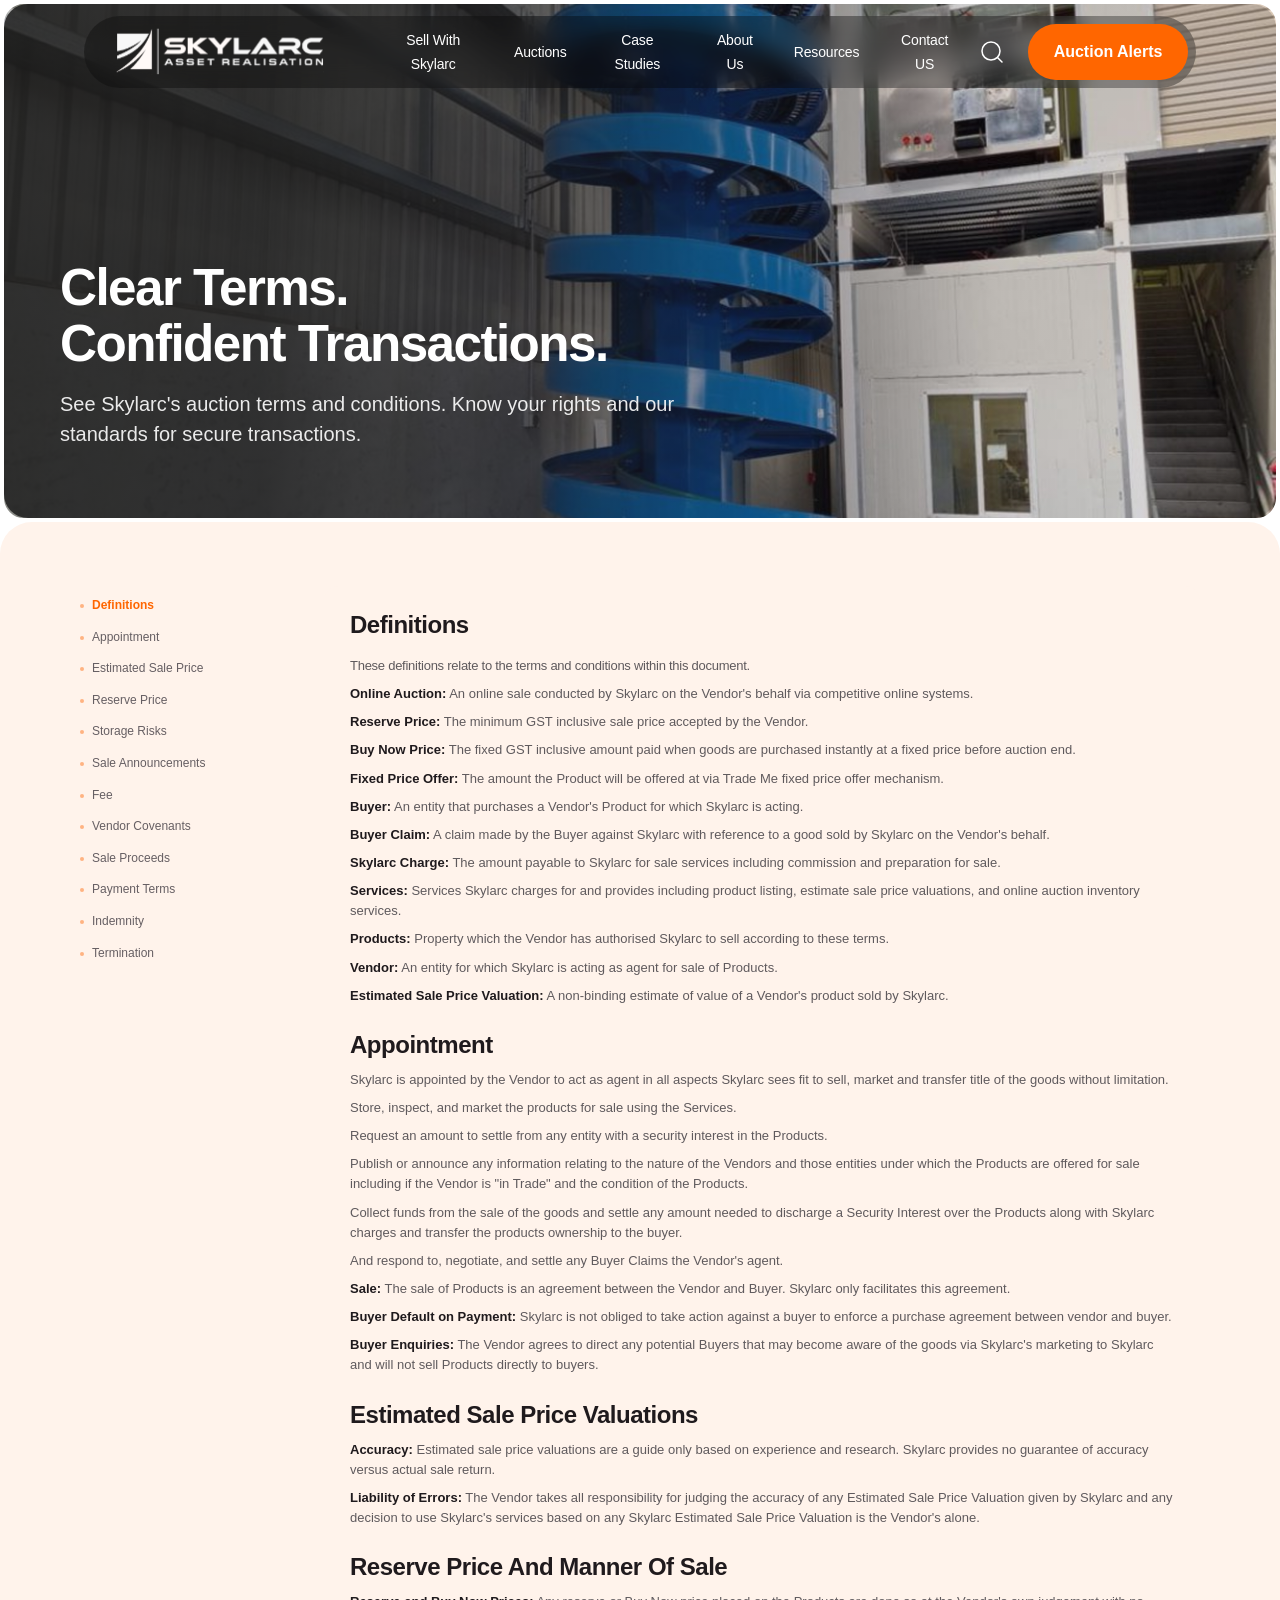
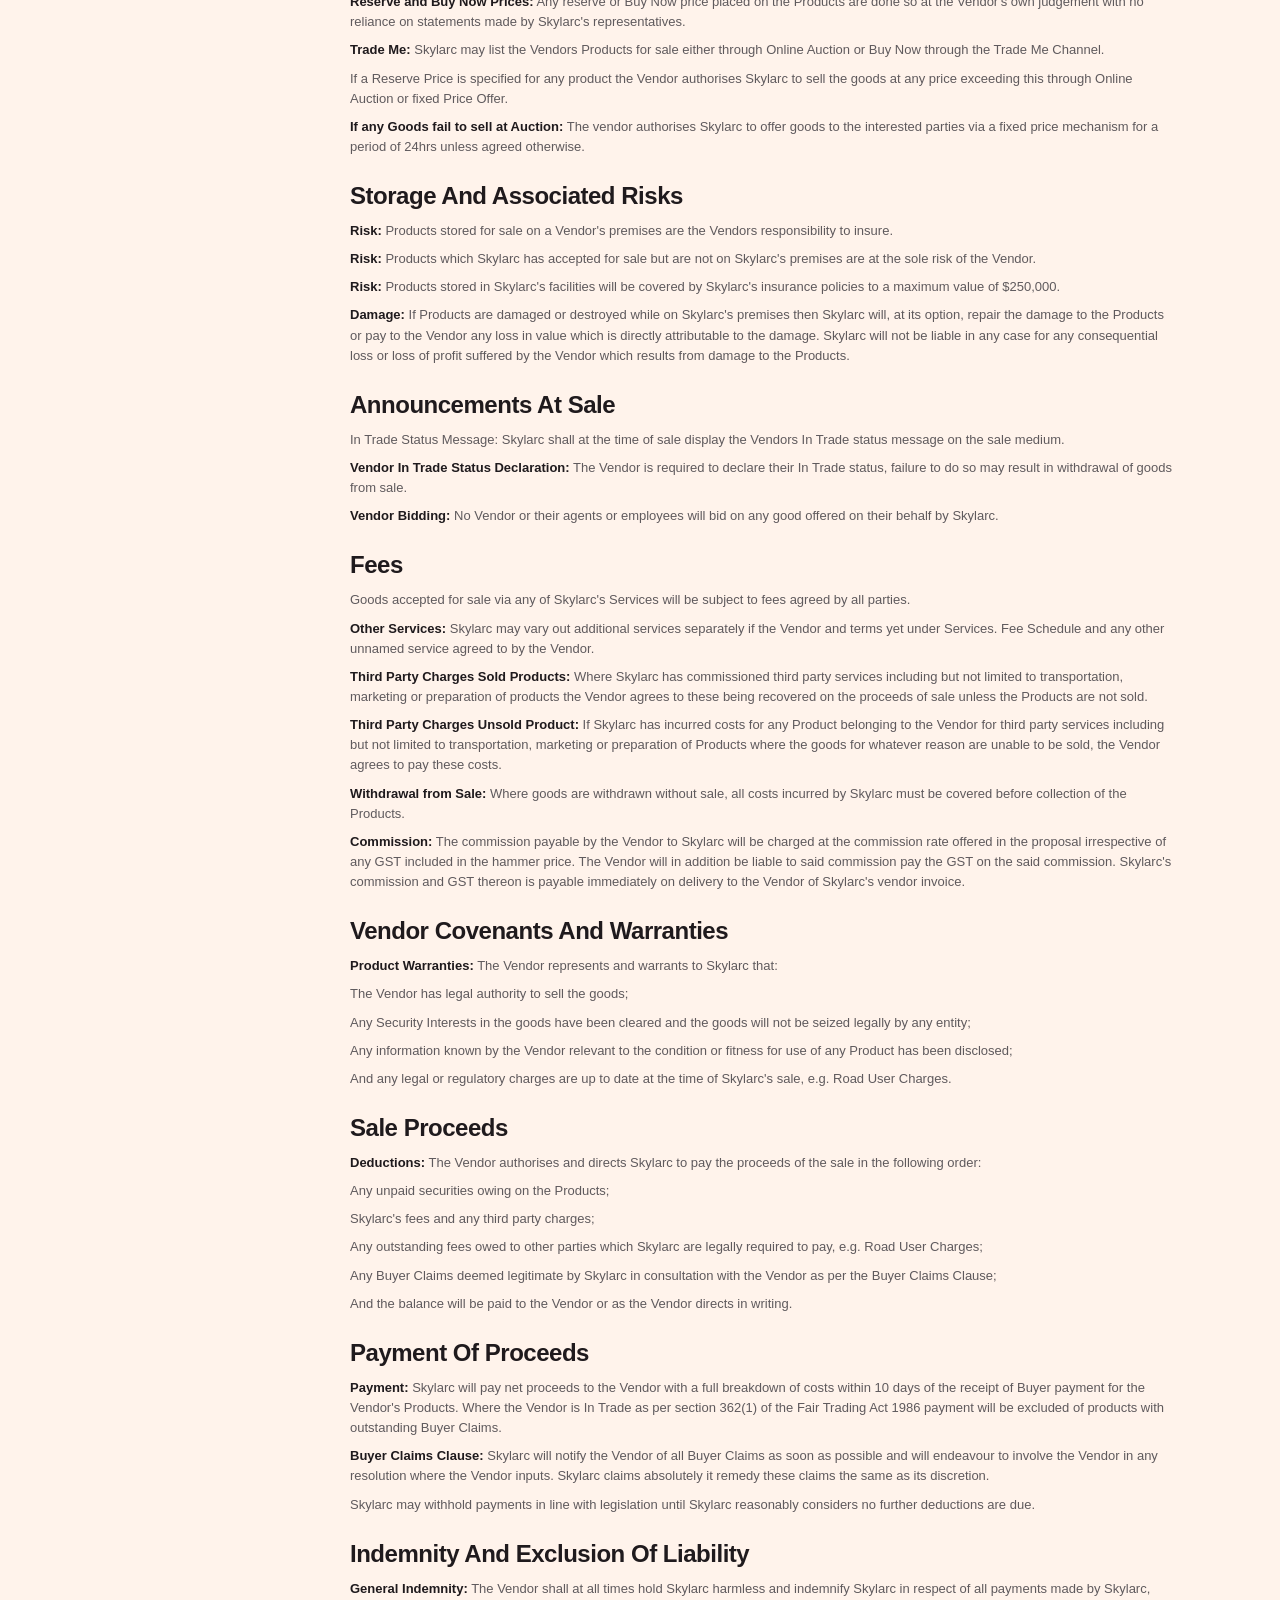
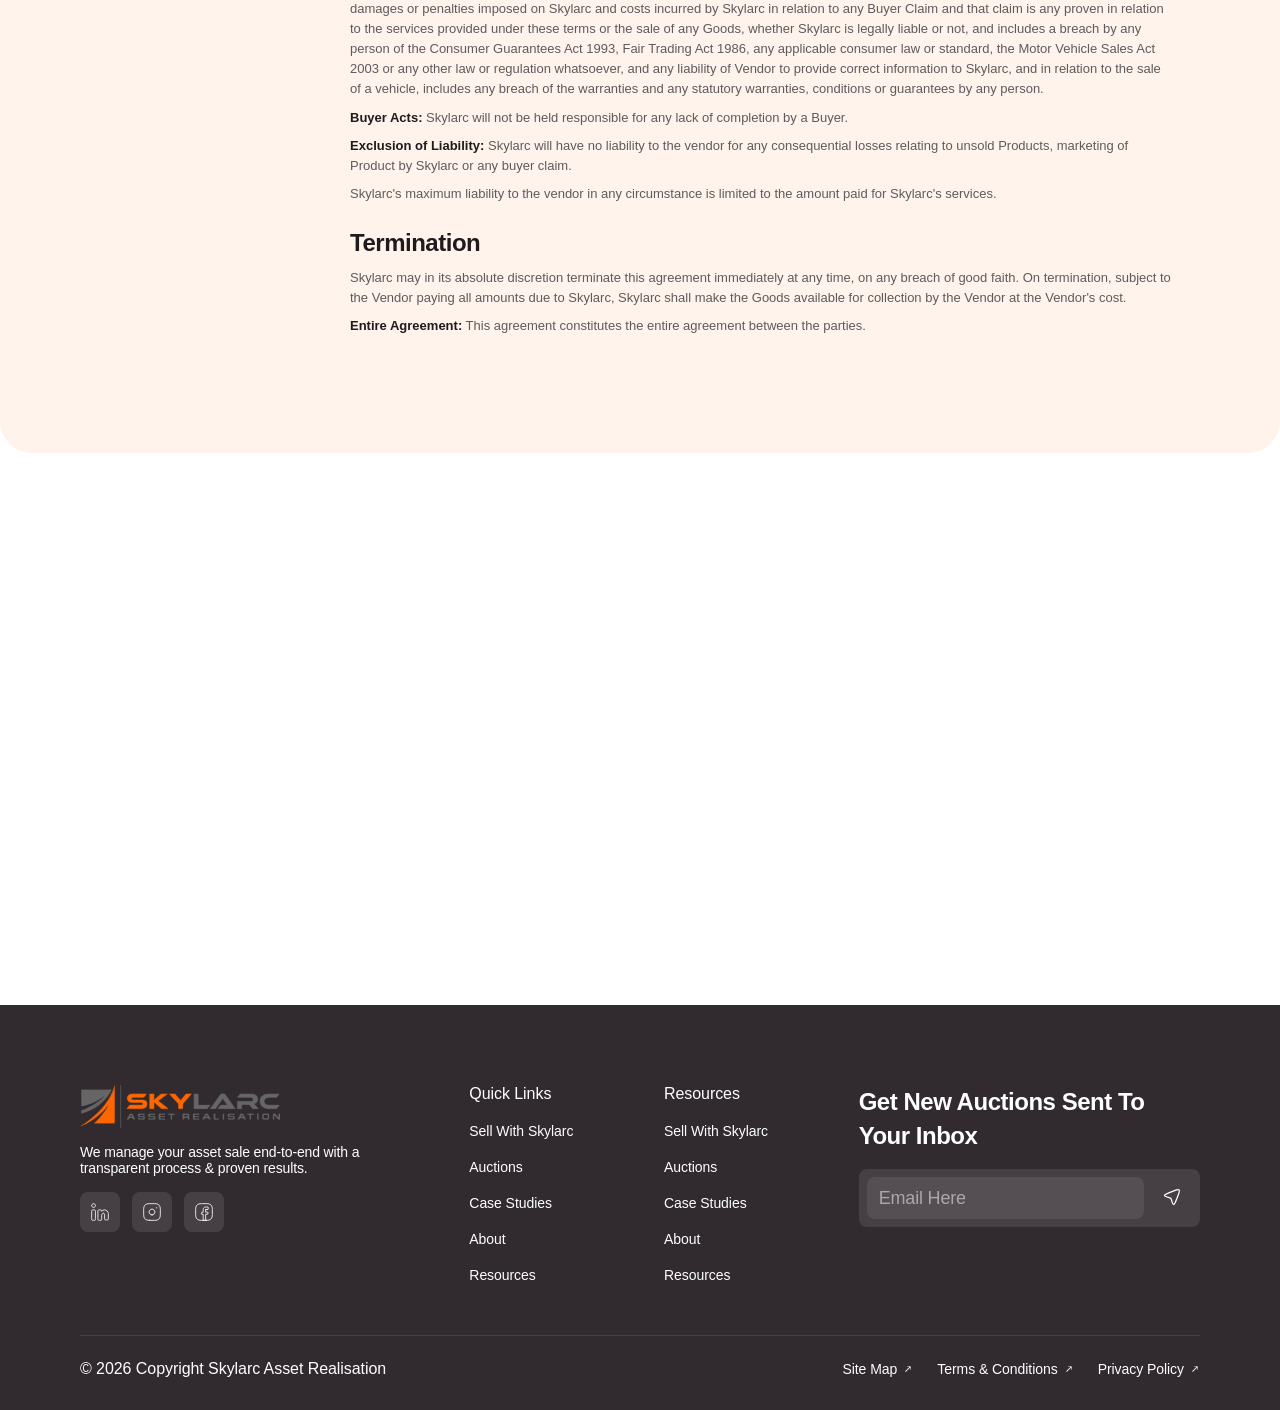
<file: terms.html>
<!DOCTYPE html>
<html lang="en">
<head>
  <meta charset="UTF-8">
  <meta name="viewport" content="width=device-width, initial-scale=1.0">
  <title>Terms & Conditions - SkyLarc</title>
  <link rel="stylesheet" href="styles.css">
</head>
<body class="terms-page">
  <main class="terms-main">
    <section class="terms-hero">
      <header class="navbar">
        <div class="navbar__container">
          <div class="navbar__logo">
            <a href="/">
              <img src="assets/skylarc-logo.svg" alt="SkyLarc Auctions Logo" class="navbar__logo-img">
            </a>
          </div>

          <nav class="navbar__menu" id="navMenu">
            <ul class="navbar__list">
              <li><a href="sell.html" class="navbar__link">Sell With Skylarc</a></li>
              <li><a href="auctions.html" class="navbar__link">Auctions</a></li>
              <li><a href="case-studies.html" class="navbar__link">Case Studies</a></li>
              <li><a href="about.html" class="navbar__link">About Us</a></li>
              <li><a href="resources.html" class="navbar__link">Resources</a></li>
              <li><a href="contact.html" class="navbar__link">Contact US</a></li>
            </ul>
          </nav>

          <div class="navbar__actions">
            <button class="navbar__search" id="searchBtn" aria-label="Search">
              <img src="assets/Search_Icon.svg" alt="Search" class="navbar__search-icon">
            </button>
            <a href="index.html#auction-alerts" class="btn btn--navbar-primary">Auction Alerts</a>
          </div>

          <button class="navbar__hamburger" id="hamburger" aria-label="Toggle navigation menu" aria-expanded="false">
            <span class="navbar__hamburger-line"></span>
            <span class="navbar__hamburger-line"></span>
            <span class="navbar__hamburger-line"></span>
          </button>
        </div>
      </header>

      <div class="terms-hero__overlay"></div>
      <div class="terms-hero__content">
      <h1>Clear Terms.<br>Confident Transactions.</h1>
      <p>See Skylarc's auction terms and conditions. Know your rights and our standards for secure transactions.</p>
    </div>
  </section>

    <section class="terms-content">
      <div class="terms-content__container">
        <div class="terms-layout">
          <aside class="terms-nav">
            <a href="#definitions" class="terms-nav__link terms-nav__link--active">Definitions</a>
            <a href="#appointment" class="terms-nav__link">Appointment</a>
            <a href="#estimated-sale-price" class="terms-nav__link">Estimated Sale Price</a>
            <a href="#reserve-price" class="terms-nav__link">Reserve Price</a>
            <a href="#storage-risks" class="terms-nav__link">Storage Risks</a>
            <a href="#sale-announcements" class="terms-nav__link">Sale Announcements</a>
            <a href="#fees" class="terms-nav__link">Fee</a>
            <a href="#vendor-covenants" class="terms-nav__link">Vendor Covenants</a>
            <a href="#sale-proceeds" class="terms-nav__link">Sale Proceeds</a>
            <a href="#payment-terms" class="terms-nav__link">Payment Terms</a>
            <a href="#indemnity" class="terms-nav__link">Indemnity</a>
            <a href="#termination" class="terms-nav__link">Termination</a>
          </aside>

          <article class="terms-doc terms-doc--card">
            <section id="definitions" class="terms-block">
              <h2>Definitions</h2>
              <p class="terms-intro-text">These definitions relate to the terms and conditions within this document.</p>
              <p><strong>Online Auction:</strong> An online sale conducted by Skylarc on the Vendor's behalf via competitive online systems.</p>
              <p><strong>Reserve Price:</strong> The minimum GST inclusive sale price accepted by the Vendor.</p>
              <p><strong>Buy Now Price:</strong> The fixed GST inclusive amount paid when goods are purchased instantly at a fixed price before auction end.</p>
              <p><strong>Fixed Price Offer:</strong> The amount the Product will be offered at via Trade Me fixed price offer mechanism.</p>
              <p><strong>Buyer:</strong> An entity that purchases a Vendor's Product for which Skylarc is acting.</p>
              <p><strong>Buyer Claim:</strong> A claim made by the Buyer against Skylarc with reference to a good sold by Skylarc on the Vendor's behalf.</p>
              <p><strong>Skylarc Charge:</strong> The amount payable to Skylarc for sale services including commission and preparation for sale.</p>
              <p><strong>Services:</strong> Services Skylarc charges for and provides including product listing, estimate sale price valuations, and online auction inventory services.</p>
              <p><strong>Products:</strong> Property which the Vendor has authorised Skylarc to sell according to these terms.</p>
              <p><strong>Vendor:</strong> An entity for which Skylarc is acting as agent for sale of Products.</p>
              <p><strong>Estimated Sale Price Valuation:</strong> A non-binding estimate of value of a Vendor's product sold by Skylarc.</p>
            </section>

            <section id="appointment" class="terms-block">
              <h3>Appointment</h3>
              <p>Skylarc is appointed by the Vendor to act as agent in all aspects Skylarc sees fit to sell, market and transfer title of the goods without limitation.</p>
              <p>Store, inspect, and market the products for sale using the Services.</p>
              <p>Request an amount to settle from any entity with a security interest in the Products.</p>
              <p>Publish or announce any information relating to the nature of the Vendors and those entities under which the Products are offered for sale including if the Vendor is "in Trade" and the condition of the Products.</p>
              <p>Collect funds from the sale of the goods and settle any amount needed to discharge a Security Interest over the Products along with Skylarc charges and transfer the products ownership to the buyer.</p>
              <p>And respond to, negotiate, and settle any Buyer Claims the Vendor's agent.</p>
              <p><strong>Sale:</strong> The sale of Products is an agreement between the Vendor and Buyer. Skylarc only facilitates this agreement.</p>
              <p><strong>Buyer Default on Payment:</strong> Skylarc is not obliged to take action against a buyer to enforce a purchase agreement between vendor and buyer.</p>
              <p><strong>Buyer Enquiries:</strong> The Vendor agrees to direct any potential Buyers that may become aware of the goods via Skylarc's marketing to Skylarc and will not sell Products directly to buyers.</p>
            </section>

            <section id="estimated-sale-price" class="terms-block">
              <h3>Estimated Sale Price Valuations</h3>
              <p><strong>Accuracy:</strong> Estimated sale price valuations are a guide only based on experience and research. Skylarc provides no guarantee of accuracy versus actual sale return.</p>
              <p><strong>Liability of Errors:</strong> The Vendor takes all responsibility for judging the accuracy of any Estimated Sale Price Valuation given by Skylarc and any decision to use Skylarc's services based on any Skylarc Estimated Sale Price Valuation is the Vendor's alone.</p>
            </section>

            <section id="reserve-price" class="terms-block">
              <h3>Reserve Price And Manner Of Sale</h3>
              <p><strong>Reserve and Buy Now Prices:</strong> Any reserve or Buy Now price placed on the Products are done so at the Vendor's own judgement with no reliance on statements made by Skylarc's representatives.</p>
              <p><strong>Trade Me:</strong> Skylarc may list the Vendors Products for sale either through Online Auction or Buy Now through the Trade Me Channel.</p>
              <p>If a Reserve Price is specified for any product the Vendor authorises Skylarc to sell the goods at any price exceeding this through Online Auction or fixed Price Offer.</p>
              <p><strong>If any Goods fail to sell at Auction:</strong> The vendor authorises Skylarc to offer goods to the interested parties via a fixed price mechanism for a period of 24hrs unless agreed otherwise.</p>
            </section>

            <section id="storage-risks" class="terms-block">
              <h3>Storage And Associated Risks</h3>
              <p><strong>Risk:</strong> Products stored for sale on a Vendor's premises are the Vendors responsibility to insure.</p>
              <p><strong>Risk:</strong> Products which Skylarc has accepted for sale but are not on Skylarc's premises are at the sole risk of the Vendor.</p>
              <p><strong>Risk:</strong> Products stored in Skylarc's facilities will be covered by Skylarc's insurance policies to a maximum value of $250,000.</p>
              <p><strong>Damage:</strong> If Products are damaged or destroyed while on Skylarc's premises then Skylarc will, at its option, repair the damage to the Products or pay to the Vendor any loss in value which is directly attributable to the damage. Skylarc will not be liable in any case for any consequential loss or loss of profit suffered by the Vendor which results from damage to the Products.</p>
            </section>

            <section id="sale-announcements" class="terms-block">
              <h3>Announcements At Sale</h3>
              <p>In Trade Status Message: Skylarc shall at the time of sale display the Vendors In Trade status message on the sale medium.</p>
              <p><strong>Vendor In Trade Status Declaration:</strong> The Vendor is required to declare their In Trade status, failure to do so may result in withdrawal of goods from sale.</p>
              <p><strong>Vendor Bidding:</strong> No Vendor or their agents or employees will bid on any good offered on their behalf by Skylarc.</p>
            </section>

            <section id="fees" class="terms-block">
              <h3>Fees</h3>
              <p>Goods accepted for sale via any of Skylarc's Services will be subject to fees agreed by all parties.</p>
              <p><strong>Other Services:</strong> Skylarc may vary out additional services separately if the Vendor and terms yet under Services. Fee Schedule and any other unnamed service agreed to by the Vendor.</p>
              <p><strong>Third Party Charges Sold Products:</strong> Where Skylarc has commissioned third party services including but not limited to transportation, marketing or preparation of products the Vendor agrees to these being recovered on the proceeds of sale unless the Products are not sold.</p>
              <p><strong>Third Party Charges Unsold Product:</strong> If Skylarc has incurred costs for any Product belonging to the Vendor for third party services including but not limited to transportation, marketing or preparation of Products where the goods for whatever reason are unable to be sold, the Vendor agrees to pay these costs.</p>
              <p><strong>Withdrawal from Sale:</strong> Where goods are withdrawn without sale, all costs incurred by Skylarc must be covered before collection of the Products.</p>
              <p><strong>Commission:</strong> The commission payable by the Vendor to Skylarc will be charged at the commission rate offered in the proposal irrespective of any GST included in the hammer price. The Vendor will in addition be liable to said commission pay the GST on the said commission. Skylarc's commission and GST thereon is payable immediately on delivery to the Vendor of Skylarc's vendor invoice.</p>
            </section>

            <section id="vendor-covenants" class="terms-block">
              <h3>Vendor Covenants And Warranties</h3>
              <p><strong>Product Warranties:</strong> The Vendor represents and warrants to Skylarc that:</p>
              <p>The Vendor has legal authority to sell the goods;</p>
              <p>Any Security Interests in the goods have been cleared and the goods will not be seized legally by any entity;</p>
              <p>Any information known by the Vendor relevant to the condition or fitness for use of any Product has been disclosed;</p>
              <p>And any legal or regulatory charges are up to date at the time of Skylarc's sale, e.g. Road User Charges.</p>
            </section>

            <section id="sale-proceeds" class="terms-block">
              <h3>Sale Proceeds</h3>
              <p><strong>Deductions:</strong> The Vendor authorises and directs Skylarc to pay the proceeds of the sale in the following order:</p>
              <p>Any unpaid securities owing on the Products;</p>
              <p>Skylarc's fees and any third party charges;</p>
              <p>Any outstanding fees owed to other parties which Skylarc are legally required to pay, e.g. Road User Charges;</p>
              <p>Any Buyer Claims deemed legitimate by Skylarc in consultation with the Vendor as per the Buyer Claims Clause;</p>
              <p>And the balance will be paid to the Vendor or as the Vendor directs in writing.</p>
            </section>

            <section id="payment-terms" class="terms-block">
              <h3>Payment Of Proceeds</h3>
              <p><strong>Payment:</strong> Skylarc will pay net proceeds to the Vendor with a full breakdown of costs within 10 days of the receipt of Buyer payment for the Vendor's Products. Where the Vendor is In Trade as per section 362(1) of the Fair Trading Act 1986 payment will be excluded of products with outstanding Buyer Claims.</p>
              <p><strong>Buyer Claims Clause:</strong> Skylarc will notify the Vendor of all Buyer Claims as soon as possible and will endeavour to involve the Vendor in any resolution where the Vendor inputs. Skylarc claims absolutely it remedy these claims the same as its discretion.</p>
              <p>Skylarc may withhold payments in line with legislation until Skylarc reasonably considers no further deductions are due.</p>
            </section>

            <section id="indemnity" class="terms-block">
              <h3>Indemnity And Exclusion Of Liability</h3>
              <p><strong>General Indemnity:</strong> The Vendor shall at all times hold Skylarc harmless and indemnify Skylarc in respect of all payments made by Skylarc, damages or penalties imposed on Skylarc and costs incurred by Skylarc in relation to any Buyer Claim and that claim is any proven in relation to the services provided under these terms or the sale of any Goods, whether Skylarc is legally liable or not, and includes a breach by any person of the Consumer Guarantees Act 1993, Fair Trading Act 1986, any applicable consumer law or standard, the Motor Vehicle Sales Act 2003 or any other law or regulation whatsoever, and any liability of Vendor to provide correct information to Skylarc, and in relation to the sale of a vehicle, includes any breach of the warranties and any statutory warranties, conditions or guarantees by any person.</p>
              <p><strong>Buyer Acts:</strong> Skylarc will not be held responsible for any lack of completion by a Buyer.</p>
              <p><strong>Exclusion of Liability:</strong> Skylarc will have no liability to the vendor for any consequential losses relating to unsold Products, marketing of Product by Skylarc or any buyer claim.</p>
              <p>Skylarc's maximum liability to the vendor in any circumstance is limited to the amount paid for Skylarc's services.</p>
            </section>

            <section id="termination" class="terms-block">
              <h3>Termination</h3>
              <p>Skylarc may in its absolute discretion terminate this agreement immediately at any time, on any breach of good faith. On termination, subject to the Vendor paying all amounts due to Skylarc, Skylarc shall make the Goods available for collection by the Vendor at the Vendor's cost.</p>
              <p><strong>Entire Agreement:</strong> This agreement constitutes the entire agreement between the parties.</p>
            </section>
          </article>
        </div>
      </div>
    </section>

    <section class="section-8-cta">
      <div class="section-8__sales-card">
        <img src="assets/stat-pad.svg" alt="Sales performance summary chart">
      </div>

      <div class="section-8__content">
        <h3>Ready To Maximise Your Asset Sale?</h3>
        <p>Talk to our experienced team about your assets and get a clear, no-obligation proposal.</p>
        <div class="section-8__actions">
          <a href="contact.html" class="btn btn--primary btn--md section-8__btn-primary">Discuss Your Assets</a>
          <a href="contact.html" class="btn btn--secondary btn--md section-8__btn-secondary">Contact Us</a>
        </div>
      </div>

      <div class="section-8__metrics-card">
        <img src="assets/perf.svg" alt="Auction performance summary metrics">
      </div>
    </section>
  </main>

  <footer class="footer">
    <div class="footer__container">
      <div class="footer__content">
        <div class="footer__brand">
          <img src="assets/Logo_footer.png" alt="SkyLarc Asset Realisation" class="footer__logo">
          <p class="footer__description">We manage your asset sale end-to-end with a transparent process & proven results.</p>
          <div class="footer__social">
            <a href="#" class="footer__social-link" aria-label="Facebook"><img src="assets/Social-Media-Icon.svg" alt="Facebook"></a>
            <a href="#" class="footer__social-link" aria-label="Instagram"><img src="assets/Social-Media-Icon-1.svg" alt="Instagram"></a>
            <a href="#" class="footer__social-link" aria-label="LinkedIn"><img src="assets/Social-Media-Icon-2.svg" alt="LinkedIn"></a>
          </div>
        </div>

        <div class="footer__links">
          <div class="footer__column">
            <h3 class="footer__column-title">Quick Links</h3>
            <ul class="footer__list">
              <li><a href="sell.html" class="footer__link">Sell With Skylarc</a></li>
              <li><a href="auctions.html" class="footer__link">Auctions</a></li>
              <li><a href="case-studies.html" class="footer__link">Case Studies</a></li>
              <li><a href="about.html" class="footer__link">About</a></li>
              <li><a href="resources.html" class="footer__link">Resources</a></li>
            </ul>
          </div>

          <div class="footer__column">
            <h3 class="footer__column-title">Resources</h3>
            <ul class="footer__list">
              <li><a href="sell.html" class="footer__link">Sell With Skylarc</a></li>
              <li><a href="auctions.html" class="footer__link">Auctions</a></li>
              <li><a href="case-studies.html" class="footer__link">Case Studies</a></li>
              <li><a href="about.html" class="footer__link">About</a></li>
              <li><a href="resources.html" class="footer__link">Resources</a></li>
            </ul>
          </div>
        </div>

        <div class="footer__newsletter">
          <h3 class="footer__newsletter-title">Get New Auctions Sent To Your Inbox</h3>
          <form class="footer__newsletter-form">
            <input type="email" placeholder="Email Here" class="footer__newsletter-input" required>
            <button type="submit" class="footer__newsletter-button" aria-label="Subscribe">
              <img src="assets/Submit.svg" alt="Submit">
            </button>
          </form>
        </div>
      </div>

      <div class="footer__bottom">
        <p class="footer__copyright">© 2026 Copyright Skylarc Asset Realisation</p>
        <div class="footer__bottom-links">
          <a href="contact.html" class="footer__bottom-link">Site Map</a>
          <a href="terms.html" class="footer__bottom-link">Terms & Conditions</a>
          <a href="privacy-policy.html" class="footer__bottom-link">Privacy Policy</a>
        </div>
      </div>
    </div>
  </footer>

  <script src="script.js"></script>
</body>
</html>
</file>
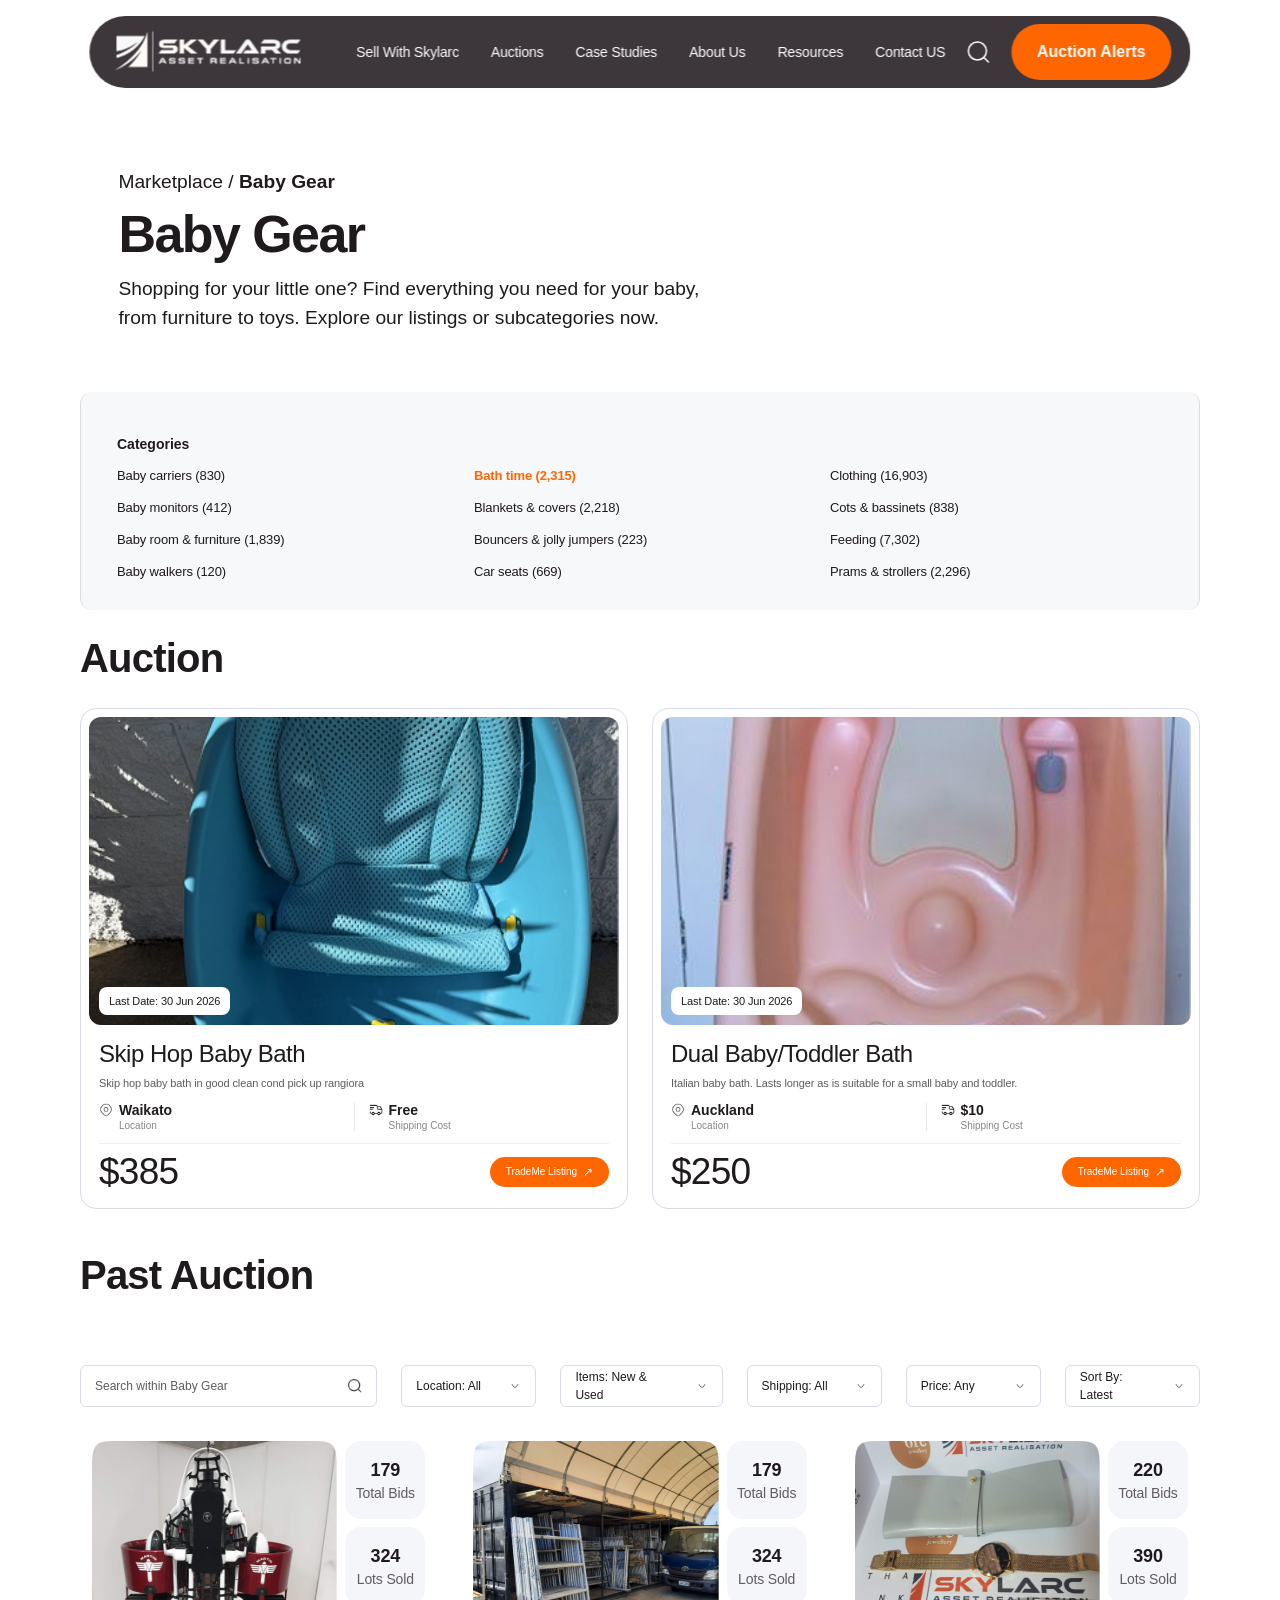
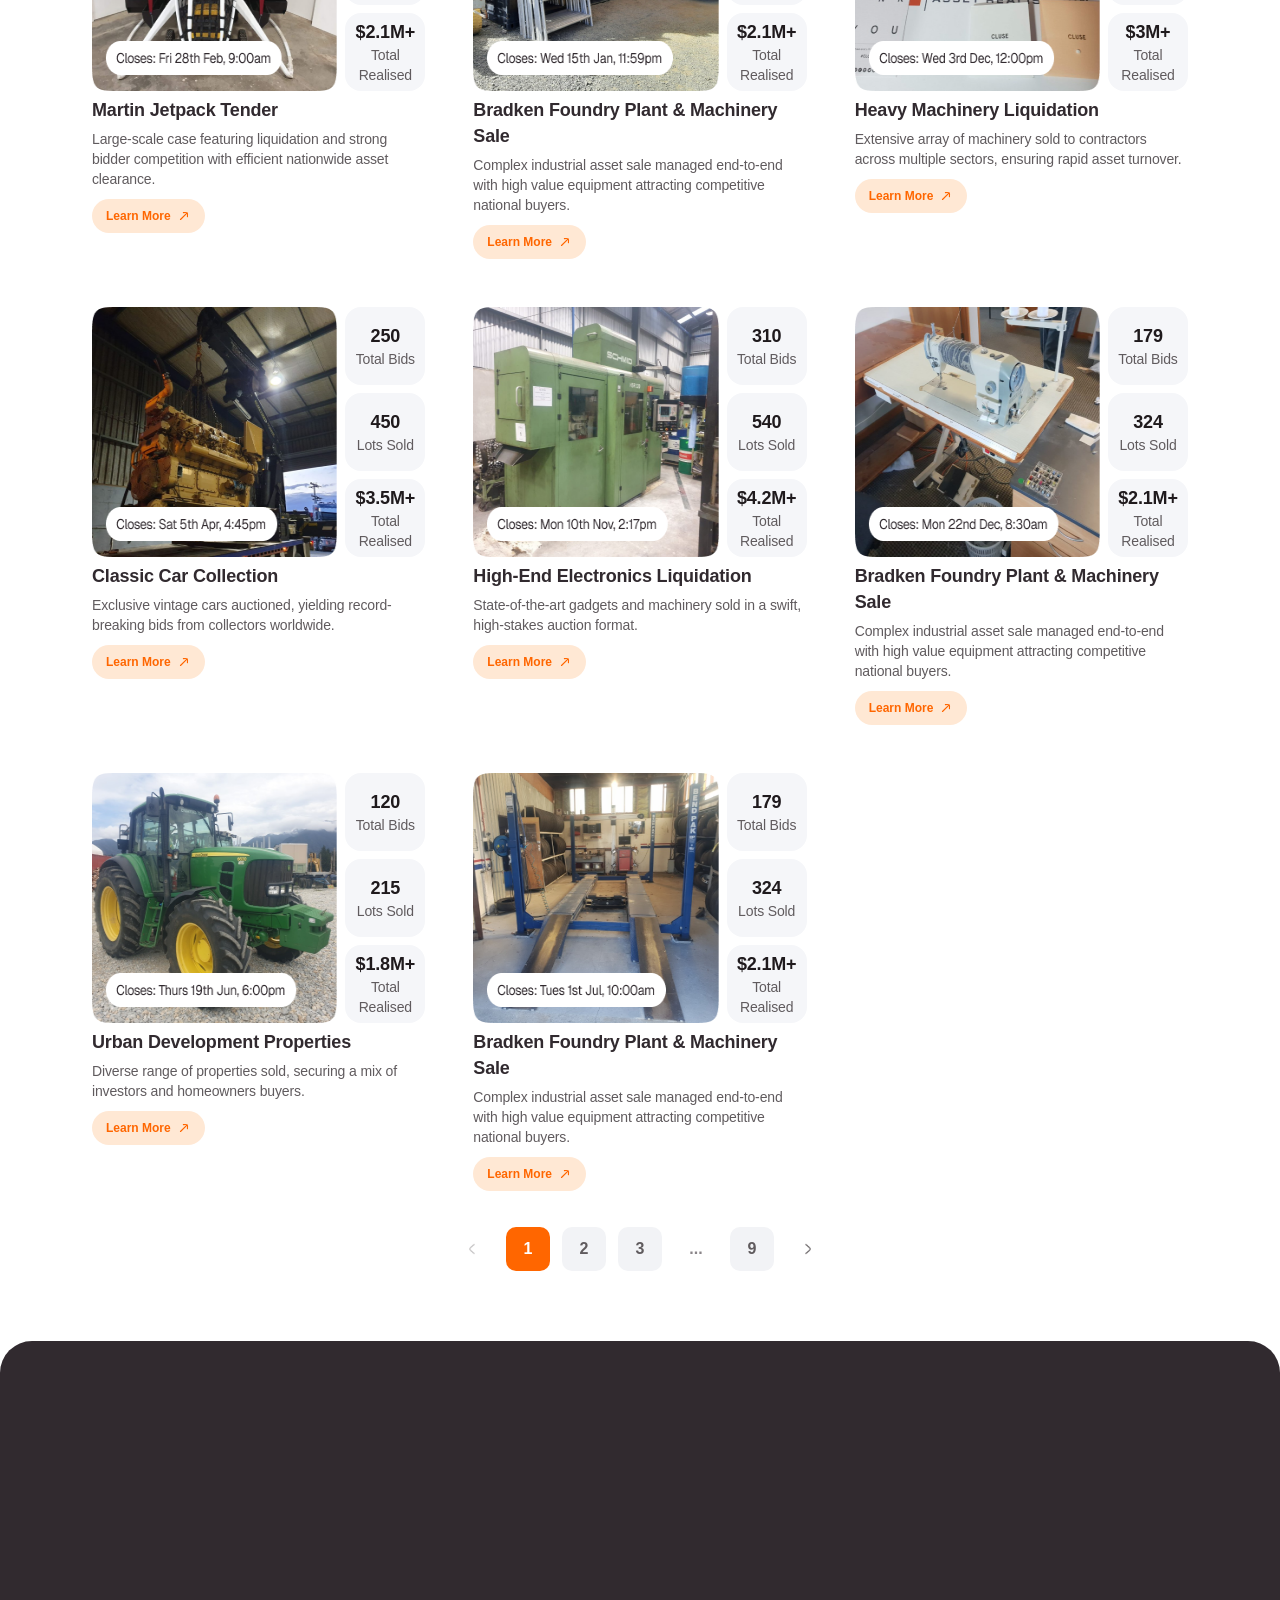
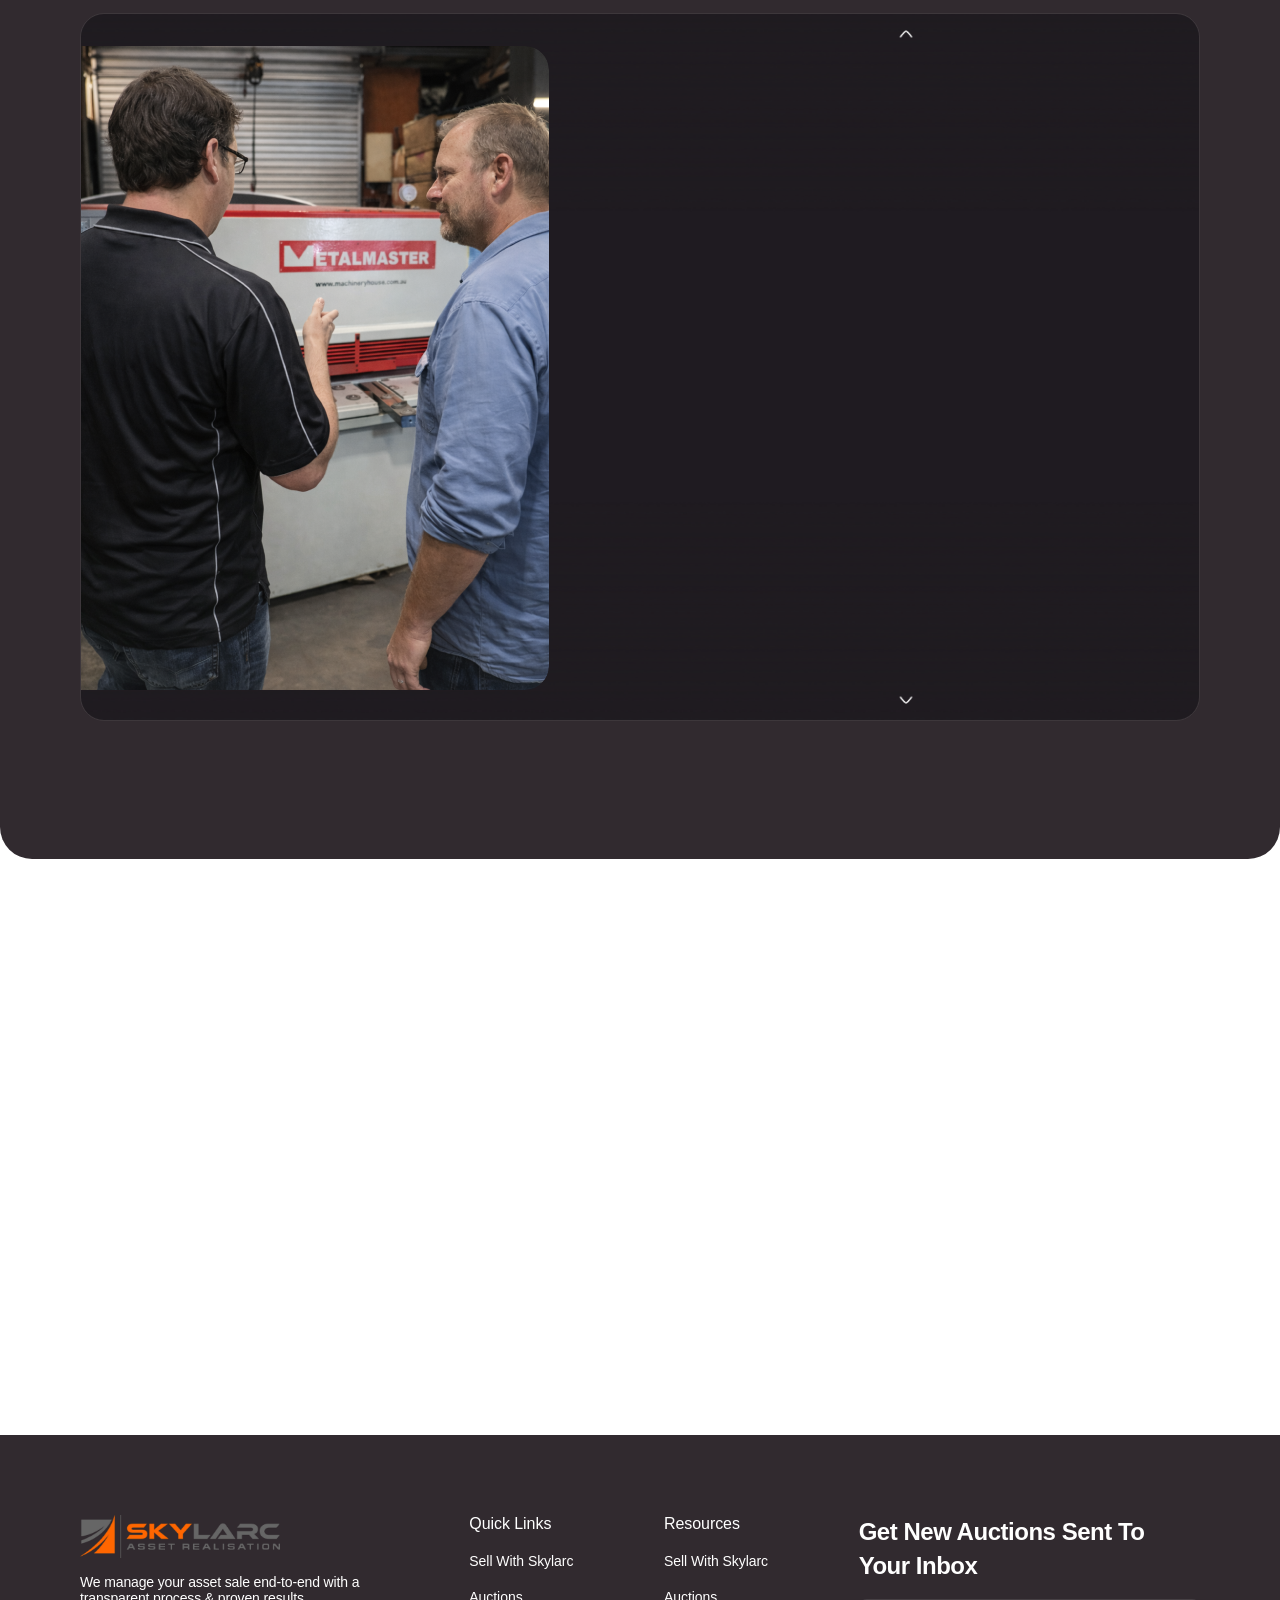
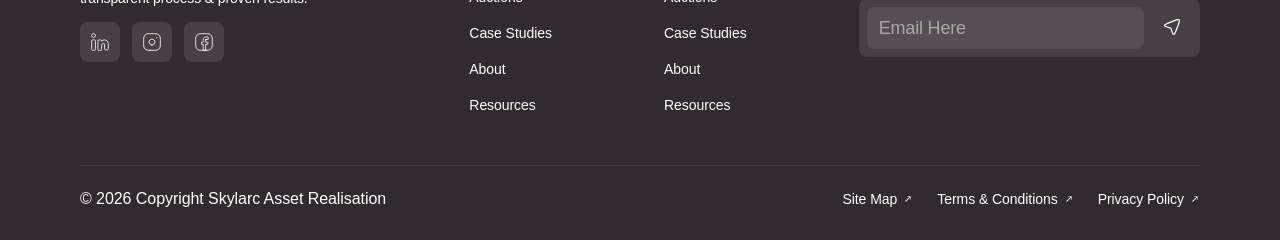
<file: upcoming-auctions.html>
<!DOCTYPE html>
<html lang="en">
<head>
  <meta charset="UTF-8">
  <meta name="viewport" content="width=device-width, initial-scale=1.0">
  <meta name="description" content="Upcoming auctions with featured and past sale highlights from SkyLarc.">
  <title>Upcoming Auctions - SkyLarc</title>
  <link rel="stylesheet" href="styles.css">
</head>
<body class="auctions-page upcoming-auctions-page">
  <main class="auctions-main">
    <section class="auctions-hero">
      <header class="navbar">
        <div class="navbar__container">
          <div class="navbar__logo">
            <a href="/">
              <img src="assets/skylarc-logo.svg" alt="SkyLarc Auctions Logo" class="navbar__logo-img">
            </a>
          </div>

          <nav class="navbar__menu" id="navMenu">
            <ul class="navbar__list">
              <li><a href="sell.html" class="navbar__link">Sell With Skylarc</a></li>
              <li><a href="auctions.html" class="navbar__link">Auctions</a></li>
              <li><a href="case-studies.html" class="navbar__link">Case Studies</a></li>
              <li><a href="about.html" class="navbar__link">About Us</a></li>
              <li><a href="resources.html" class="navbar__link">Resources</a></li>
              <li><a href="contact.html" class="navbar__link">Contact US</a></li>
            </ul>
          </nav>

          <div class="navbar__actions">
            <button class="navbar__search" id="searchBtn" aria-label="Search">
              <img src="assets/Search_Icon.svg" alt="Search" class="navbar__search-icon">
            </button>
            <a href="index.html#auction-alerts" class="btn btn--navbar-primary">Auction Alerts</a>
          </div>

          <button class="navbar__hamburger" id="hamburger" aria-label="Toggle navigation menu" aria-expanded="false">
            <span class="navbar__hamburger-line"></span>
            <span class="navbar__hamburger-line"></span>
            <span class="navbar__hamburger-line"></span>
          </button>
        </div>
      </header>

      <div class="auctions-hero__overlay"></div>
      <div class="auctions-hero__content">
        <p class="upcoming-auctions__crumb">Marketplace / <strong>Baby Gear</strong></p>
        <h1>Baby Gear</h1>
        <p>Shopping for your little one? Find everything you need for your baby, from furniture to toys. Explore our listings or subcategories now.</p>
      </div>
    </section>

    <section class="auctions-listing-section">
      <div class="auctions-market-overlay">
        <div class="auctions-market-overlay__categories">
          <p class="auctions-market-overlay__label">Categories</p>
          <div class="auctions-market-overlay__grid">
            <span>Baby carriers (830)</span>
            <span class="auctions-market-overlay__buy-gear">Bath time (2,315)</span>
            <span>Clothing (16,903)</span>
            <span>Baby monitors (412)</span>
            <span>Blankets &amp; covers (2,218)</span>
            <span>Cots &amp; bassinets (838)</span>
            <span>Baby room &amp; furniture (1,839)</span>
            <span>Bouncers &amp; jolly jumpers (223)</span>
            <span>Feeding (7,302)</span>
            <span>Baby walkers (120)</span>
            <span>Car seats (669)</span>
            <span>Prams &amp; strollers (2,296)</span>
          </div>
        </div>
      </div>

      <div class="section-3__header upcoming-auction-live__header upcoming-auction-live__header--anim-on">
        <div class="section-3__title-group">
          <h2 class="section-3__title">Auction</h2>
          <!-- <p class="section-3__description">Featured opportunities going live soon.</p> -->
        </div>
        <!-- <div class="section-3__controls">
          <div class="section-3__tabs">
            <button class="section-3__tab section-3__tab--active">Upcoming Auctions</button>
            <button class="section-3__tab">Past Auctions</button>
          </div>
        </div> -->
      </div>

      <div class="section-3__carousel auctions-cards-grid upcoming-auction-cards upcoming-auction-cards--stagger-animate">
        <article class="upcoming-auction-card">
          <div class="upcoming-auction-card__image-wrap">
            <img src="assets/coat.png" alt="Skip Hop Baby Bath" class="upcoming-auction-card__image">
            <p class="upcoming-auction-card__date">Last Date: 30 Jun 2026</p>
          </div>
          <div class="upcoming-auction-card__content">
            <h3 class="upcoming-auction-card__title upcoming-auction-card__title--dual">Skip Hop Baby Bath</h3>
            <p class="upcoming-auction-card__desc">Skip hop baby bath in good clean cond pick up rangiora</p>
            <div class="upcoming-auction-card__meta">
              <div class="upcoming-auction-card__meta-item">
                <img src="assets/map pin.png" alt="" aria-hidden="true">
                <div>
                  <span>Waikato</span>
                  <small>Location</small>
                </div>
              </div>
              <div class="upcoming-auction-card__divider"></div>
              <div class="upcoming-auction-card__meta-item">
                <img src="assets/delivery.png" alt="" aria-hidden="true">
                <div>
                  <span>Free</span>
                  <small>Shipping Cost</small>
                </div>
              </div>
            </div>
            <div class="upcoming-auction-card__bottom">
              <p class="upcoming-auction-card__price">$385</p>
              <a href="sell.html" class="upcoming-auction-card__cta">TradeMe Listing <span aria-hidden="true">↗</span></a>
            </div>
          </div>
        </article>

        <article class="upcoming-auction-card">
          <div class="upcoming-auction-card__image-wrap">
            <img src="assets/bath.png" alt="Dual Baby Toddler Bath" class="upcoming-auction-card__image">
            <p class="upcoming-auction-card__date">Last Date: 30 Jun 2026</p>
          </div>
          <div class="upcoming-auction-card__content">
            <h3 class="upcoming-auction-card__title upcoming-auction-card__title--dual">Dual Baby/Toddler Bath</h3>
            <p class="upcoming-auction-card__desc">Italian baby bath. Lasts longer as is suitable for a small baby and toddler.</p>
            <div class="upcoming-auction-card__meta">
              <div class="upcoming-auction-card__meta-item">
                <img src="assets/map pin.png" alt="" aria-hidden="true">
                <div>
                  <span>Auckland</span>
                  <small>Location</small>
                </div>
              </div>
              <div class="upcoming-auction-card__divider"></div>
              <div class="upcoming-auction-card__meta-item">
                <img src="assets/delivery.png" alt="" aria-hidden="true">
                <div>
                  <span>$10</span>
                  <small>Shipping Cost</small>
                </div>
              </div>
            </div>
            <div class="upcoming-auction-card__bottom">
              <p class="upcoming-auction-card__price">$250</p>
              <a href="sell.html" class="upcoming-auction-card__cta">TradeMe Listing <span aria-hidden="true">↗</span></a>
            </div>
          </div>
        </article>
      </div>

      <div class="section-3__header upcoming-past-auction__header">
        <div class="section-3__title-group">
          <h2 class="section-3__title">Past Auction</h2>
          <!-- <p class="section-3__description">A layout-ready archive section for completed auctions.</p> -->
        </div>
      </div>

      <div class="past-auction-toolbar past-auction-toolbar--collapsible">
        <div class="past-auction-toolbar__item past-auction-toolbar__item--search">
          <input
            type="text"
            class="past-auction-toolbar__search-input"
            placeholder="Search within Baby Gear"
            aria-label="Search within Baby Gear"
          >
          <img src="assets/magnofier.png" alt="" aria-hidden="true">
        </div>
        <button class="past-auction-toolbar__filter-trigger" type="button" aria-label="Open filters" aria-expanded="false" data-filter-toggle>
          <img src="assets/filters.png" alt="" aria-hidden="true">
        </button>
        <button class="past-auction-toolbar__item past-auction-toolbar__item--option" type="button">
          <span>Location: All</span>
          <img src="assets/Arrow Down.png" alt="" aria-hidden="true">
        </button>
        <button class="past-auction-toolbar__item past-auction-toolbar__item--option" type="button">
          <span>Items: New &amp; Used</span>
          <img src="assets/Arrow Down.png" alt="" aria-hidden="true">
        </button>
        <button class="past-auction-toolbar__item past-auction-toolbar__item--option" type="button">
          <span>Shipping: All</span>
          <img src="assets/Arrow Down.png" alt="" aria-hidden="true">
        </button>
        <button class="past-auction-toolbar__item past-auction-toolbar__item--option" type="button">
          <span>Price: Any</span>
          <img src="assets/Arrow Down.png" alt="" aria-hidden="true">
        </button>
        <button class="past-auction-toolbar__item past-auction-toolbar__item--option" type="button">
          <span>Sort By: Latest</span>
          <img src="assets/Arrow Down.png" alt="" aria-hidden="true">
        </button>
      </div>

      <div class="section-6__cards upcoming-past-auction__cards">
        <article class="industry-card">
          <div class="industry-card__media">
            <img src="assets/red-machine.png" alt="Martin Jetpack Tender project">
            <div class="industry-card__stats">
              <div class="industry-card__stat"><strong>179</strong><span>Total Bids</span></div>
              <div class="industry-card__stat"><strong>324</strong><span>Lots Sold</span></div>
              <div class="industry-card__stat"><strong>$2.1M+</strong><span>Total Realised</span></div>
            </div>
          </div>
          <h3 class="industry-card__title">Martin Jetpack Tender</h3>
          <p class="industry-card__text">Large-scale case featuring liquidation and strong bidder competition with efficient nationwide asset clearance.</p>
          <a href="#" class="industry-card__link">Learn More <img src="assets/Icon.svg" alt="" class="section-6__link-icon"></a>
        </article>

        <article class="industry-card">
          <div class="industry-card__media">
            <img src="assets/ladder.png" alt="Bradken Foundry sale project">
            <div class="industry-card__stats">
              <div class="industry-card__stat"><strong>179</strong><span>Total Bids</span></div>
              <div class="industry-card__stat"><strong>324</strong><span>Lots Sold</span></div>
              <div class="industry-card__stat"><strong>$2.1M+</strong><span>Total Realised</span></div>
            </div>
          </div>
          <h3 class="industry-card__title">Bradken Foundry Plant &amp; Machinery Sale</h3>
          <p class="industry-card__text">Complex industrial asset sale managed end-to-end with high value equipment attracting competitive national buyers.</p>
          <a href="#" class="industry-card__link">Learn More <img src="assets/Icon.svg" alt="" class="section-6__link-icon"></a>
        </article>

        <article class="industry-card">
          <div class="industry-card__media">
            <img src="assets/liquidation.png" alt="Heavy machinery liquidation project">
            <div class="industry-card__stats">
              <div class="industry-card__stat"><strong>220</strong><span>Total Bids</span></div>
              <div class="industry-card__stat"><strong>390</strong><span>Lots Sold</span></div>
              <div class="industry-card__stat"><strong>$3M+</strong><span>Total Realised</span></div>
            </div>
          </div>
          <h3 class="industry-card__title">Heavy Machinery Liquidation</h3>
          <p class="industry-card__text">Extensive array of machinery sold to contractors across multiple sectors, ensuring rapid asset turnover.</p>
          <a href="#" class="industry-card__link">Learn More <img src="assets/Icon.svg" alt="" class="section-6__link-icon"></a>
        </article>

        <article class="industry-card">
          <div class="industry-card__media">
            <img src="assets/jin.png" alt="Classic car collection project">
            <div class="industry-card__stats">
              <div class="industry-card__stat"><strong>250</strong><span>Total Bids</span></div>
              <div class="industry-card__stat"><strong>450</strong><span>Lots Sold</span></div>
              <div class="industry-card__stat"><strong>$3.5M+</strong><span>Total Realised</span></div>
            </div>
          </div>
          <h3 class="industry-card__title">Classic Car Collection</h3>
          <p class="industry-card__text">Exclusive vintage cars auctioned, yielding record-breaking bids from collectors worldwide.</p>
          <a href="#" class="industry-card__link">Learn More <img src="assets/Icon.svg" alt="" class="section-6__link-icon"></a>
        </article>

        <article class="industry-card">
          <div class="industry-card__media">
            <img src="assets/few.png" alt="High-end electronics liquidation project">
            <div class="industry-card__stats">
              <div class="industry-card__stat"><strong>310</strong><span>Total Bids</span></div>
              <div class="industry-card__stat"><strong>540</strong><span>Lots Sold</span></div>
              <div class="industry-card__stat"><strong>$4.2M+</strong><span>Total Realised</span></div>
            </div>
          </div>
          <h3 class="industry-card__title">High-End Electronics Liquidation</h3>
          <p class="industry-card__text">State-of-the-art gadgets and machinery sold in a swift, high-stakes auction format.</p>
          <a href="#" class="industry-card__link">Learn More <img src="assets/Icon.svg" alt="" class="section-6__link-icon"></a>
        </article>

        <article class="industry-card">
          <div class="industry-card__media">
            <img src="assets/sew.png" alt="Bradken Foundry sale second project">
            <div class="industry-card__stats">
              <div class="industry-card__stat"><strong>179</strong><span>Total Bids</span></div>
              <div class="industry-card__stat"><strong>324</strong><span>Lots Sold</span></div>
              <div class="industry-card__stat"><strong>$2.1M+</strong><span>Total Realised</span></div>
            </div>
          </div>
          <h3 class="industry-card__title">Bradken Foundry Plant &amp; Machinery Sale</h3>
          <p class="industry-card__text">Complex industrial asset sale managed end-to-end with high value equipment attracting competitive national buyers.</p>
          <a href="#" class="industry-card__link">Learn More <img src="assets/Icon.svg" alt="" class="section-6__link-icon"></a>
        </article>

        <article class="industry-card">
          <div class="industry-card__media">
            <img src="assets/green truck.png" alt="Urban development properties project">
            <div class="industry-card__stats">
              <div class="industry-card__stat"><strong>120</strong><span>Total Bids</span></div>
              <div class="industry-card__stat"><strong>215</strong><span>Lots Sold</span></div>
              <div class="industry-card__stat"><strong>$1.8M+</strong><span>Total Realised</span></div>
            </div>
          </div>
          <h3 class="industry-card__title">Urban Development Properties</h3>
          <p class="industry-card__text">Diverse range of properties sold, securing a mix of investors and homeowners buyers.</p>
          <a href="#" class="industry-card__link">Learn More <img src="assets/Icon.svg" alt="" class="section-6__link-icon"></a>
        </article>

        <article class="industry-card">
          <div class="industry-card__media">
            <img src="assets/plantt.png" alt="Bradken Foundry sale third project">
            <div class="industry-card__stats">
              <div class="industry-card__stat"><strong>179</strong><span>Total Bids</span></div>
              <div class="industry-card__stat"><strong>324</strong><span>Lots Sold</span></div>
              <div class="industry-card__stat"><strong>$2.1M+</strong><span>Total Realised</span></div>
            </div>
          </div>
          <h3 class="industry-card__title">Bradken Foundry Plant &amp; Machinery Sale</h3>
          <p class="industry-card__text">Complex industrial asset sale managed end-to-end with high value equipment attracting competitive national buyers.</p>
          <a href="#" class="industry-card__link">Learn More <img src="assets/Icon.svg" alt="" class="section-6__link-icon"></a>
        </article>
      </div>

      <div class="auctions-pagination" role="navigation" aria-label="Past auction results pages">
        <button type="button" class="auctions-pagination__nav auctions-pagination__nav--prev" aria-label="Previous page">
          <img src="assets/Arrow Down.png" alt="" class="auctions-pagination__nav-icon auctions-pagination__nav-icon--prev">
        </button>
        <button type="button" class="auctions-pagination__page auctions-pagination__page--active" data-page="1" aria-current="page">1</button>
        <button type="button" class="auctions-pagination__page" data-page="2">2</button>
        <button type="button" class="auctions-pagination__page" data-page="3">3</button>
        <span class="auctions-pagination__ellipsis" aria-hidden="true">...</span>
        <button type="button" class="auctions-pagination__page" data-page="9">9</button>
        <button type="button" class="auctions-pagination__nav auctions-pagination__nav--next" aria-label="Next page">
          <img src="assets/Arrow Down.png" alt="" class="auctions-pagination__nav-icon auctions-pagination__nav-icon--next">
        </button>
      </div>
    </section>

    <section class="section-5-placeholder">
      <div class="section-5__header">
        <h2 class="section-5__title">What Our Clients Say</h2>
        <p class="section-5__subtitle">Here's what some of the people who have worked with us have had to say about their experience.</p>
      </div>

      <div class="section-5__reviews-wrap">
        <button type="button" class="section-5__carousel-btn section-5__carousel-btn--prev" aria-label="Previous testimonial"><img src="assets/Scroll Up Icon.png" alt="" aria-hidden="true"></button>
        <div class="section-5__reviews">
          <div class="section-5__image-placeholder">
            <img src="assets/client-say.png" alt="Client testimonial photo" class="section-5__client-image">
          </div>
          <div class="section-5__review-list">
            <article class="section-5__review-card"><div class="section-5__stars" role="img" aria-label="5 out of 5 stars"><img src="assets/bright-stars.png" alt="" class="section-5__stars-img" decoding="async"></div><p>Thank you Skylarc, very quick and superior service. Highly recommended.</p></article>
            <article class="section-5__review-card section-5__review-card--active"><div class="section-5__stars" role="img" aria-label="5 out of 5 stars"><img src="assets/bright-stars.png" alt="" class="section-5__stars-img" decoding="async"></div><p>Sam and the team at Skylarc made an extremely complex process seem easy! The professionalism and integrity they displayed was second to none and we were absolutely astounded by the results they delivered. An absolute breeze to deal with and exceeded all expectations – I would strongly recommend their services.</p></article>
            <article class="section-5__review-card"><div class="section-5__stars" role="img" aria-label="5 out of 5 stars"><img src="assets/bright-stars.png" alt="" class="section-5__stars-img" decoding="async"></div><p>Thanks Sam, a quick and easy way to exit business, with surprising results.</p></article>
          </div>
        </div>
        <button type="button" class="section-5__carousel-btn section-5__carousel-btn--next" aria-label="Next testimonial"><img src="assets/Scroll Down Icon.png" alt="" aria-hidden="true"></button>
      </div>
    </section>

    <section class="section-8-cta">
      <div class="section-8__sales-card"><img src="assets/stat-pad.svg" alt="Sales performance summary chart"></div>
      <div class="section-8__content">
        <h3>Ready To Maximise Your Asset Sale?</h3>
        <p>Talk to our experienced team about your assets and get a clear, no-obligation proposal.</p>
        <div class="section-8__actions">
          <button class="btn btn--primary btn--md section-8__btn-primary">Discuss Your Assets</button>
          <a href="contact.html" class="btn btn--secondary btn--md section-8__btn-secondary">Contact Us</a>
        </div>
      </div>
      <div class="section-8__metrics-card"><img src="assets/perf.svg" alt="Auction performance summary metrics"></div>
    </section>
  </main>

  <footer class="footer">
    <div class="footer__container">
      <div class="footer__content">
        <div class="footer__brand">
          <img src="assets/Logo_footer.png" alt="SkyLarc Asset Realisation" class="footer__logo">
          <p class="footer__description">We manage your asset sale end-to-end with a transparent process & proven results.</p>
          <div class="footer__social">
            <a href="#" class="footer__social-link" aria-label="Facebook"><img src="assets/Social-Media-Icon.svg" alt="Facebook"></a>
            <a href="#" class="footer__social-link" aria-label="Instagram"><img src="assets/Social-Media-Icon-1.svg" alt="Instagram"></a>
            <a href="#" class="footer__social-link" aria-label="LinkedIn"><img src="assets/Social-Media-Icon-2.svg" alt="LinkedIn"></a>
          </div>
        </div>

        <div class="footer__links">
          <div class="footer__column">
            <h3 class="footer__column-title">Quick Links</h3>
            <ul class="footer__list">
              <li><a href="sell.html" class="footer__link">Sell With Skylarc</a></li>
              <li><a href="auctions.html" class="footer__link">Auctions</a></li>
              <li><a href="case-studies.html" class="footer__link">Case Studies</a></li>
              <li><a href="about.html" class="footer__link">About</a></li>
              <li><a href="resources.html" class="footer__link">Resources</a></li>
            </ul>
          </div>
          <div class="footer__column">
            <h3 class="footer__column-title">Resources</h3>
            <ul class="footer__list">
              <li><a href="sell.html" class="footer__link">Sell With Skylarc</a></li>
              <li><a href="auctions.html" class="footer__link">Auctions</a></li>
              <li><a href="case-studies.html" class="footer__link">Case Studies</a></li>
              <li><a href="about.html" class="footer__link">About</a></li>
              <li><a href="resources.html" class="footer__link">Resources</a></li>
            </ul>
          </div>
        </div>

        <div class="footer__newsletter">
          <h3 class="footer__newsletter-title">Get New Auctions Sent To Your Inbox</h3>
          <form class="footer__newsletter-form">
            <input type="email" placeholder="Email Here" class="footer__newsletter-input" required>
            <button type="submit" class="footer__newsletter-button" aria-label="Subscribe"><img src="assets/Submit.svg" alt="Submit"></button>
          </form>
        </div>
      </div>

      <div class="footer__bottom">
        <p class="footer__copyright">© 2026 Copyright Skylarc Asset Realisation</p>
        <div class="footer__bottom-links">
          <a href="contact.html" class="footer__bottom-link">Site Map</a>
          <a href="terms.html" class="footer__bottom-link">Terms & Conditions</a>
          <a href="privacy-policy.html" class="footer__bottom-link">Privacy Policy</a>
        </div>
      </div>
    </div>
  </footer>

  <script src="script.js"></script>
</body>
</html>
</file>
